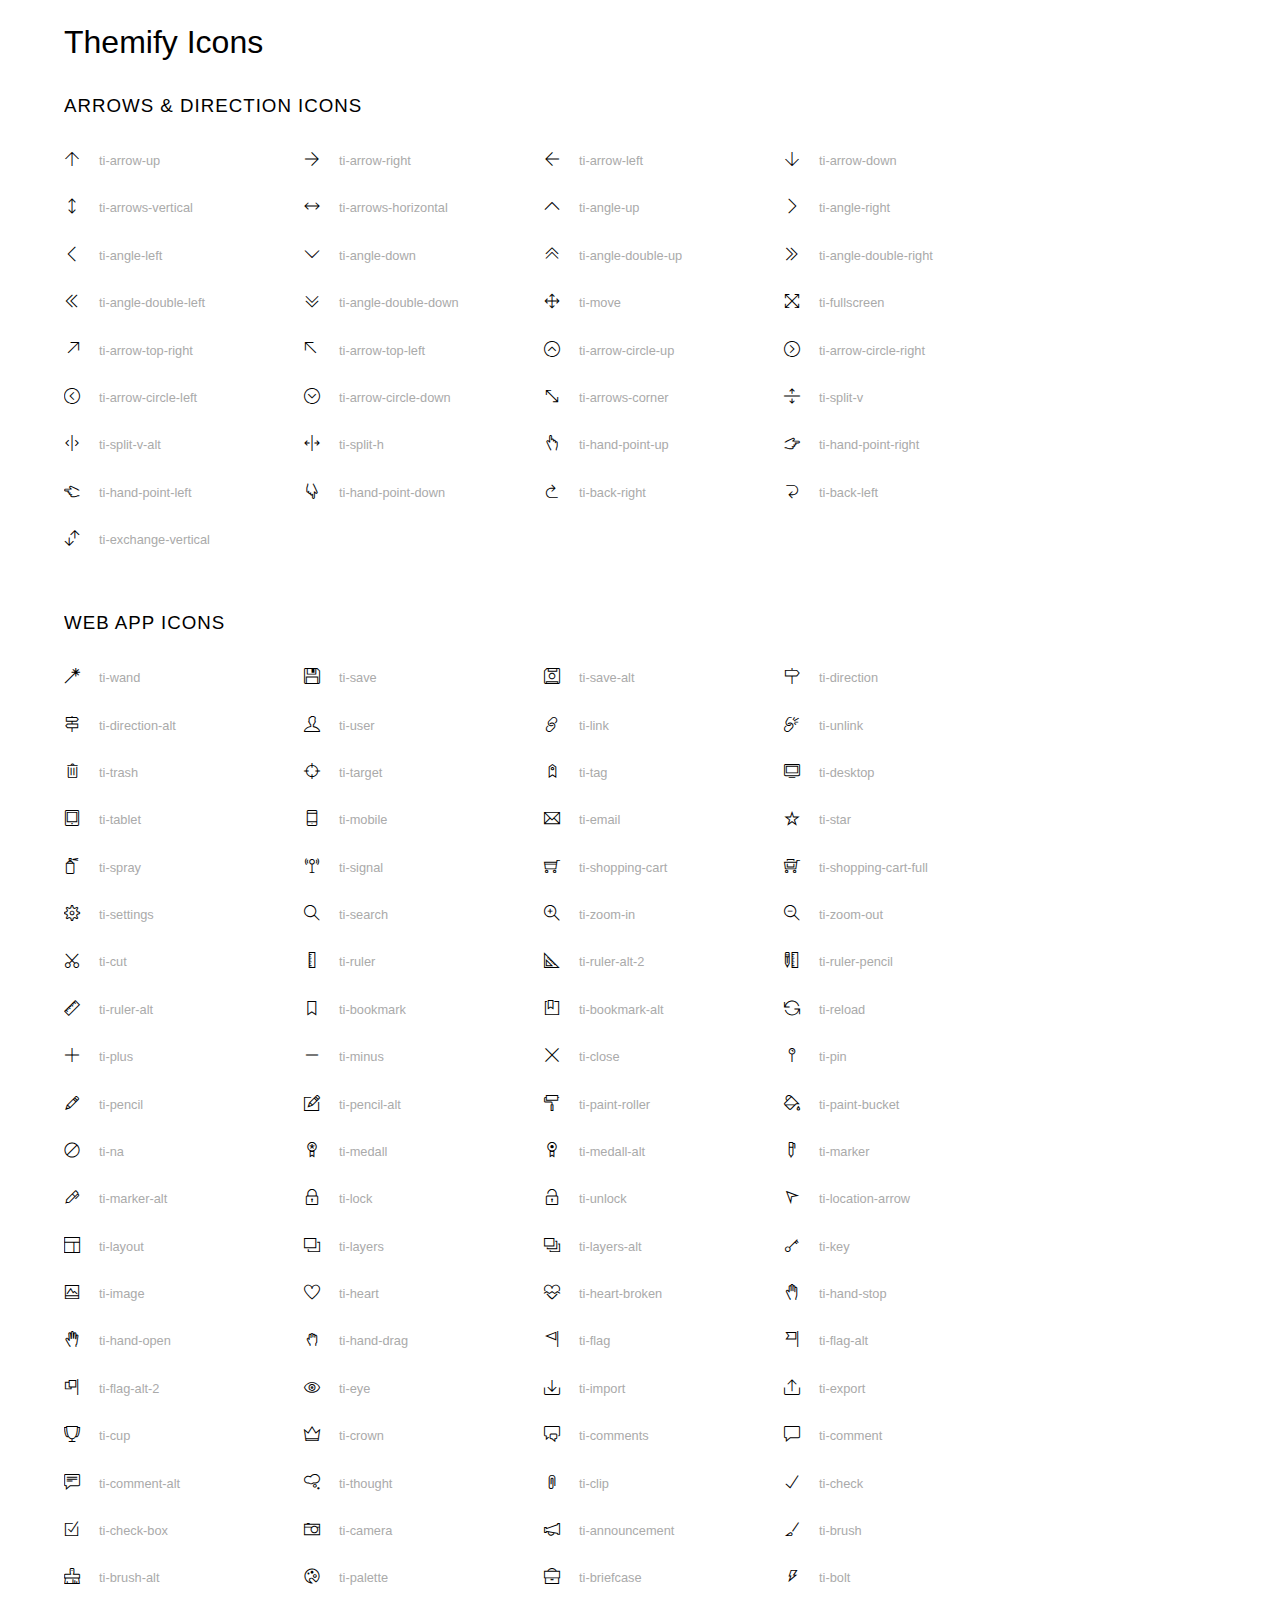
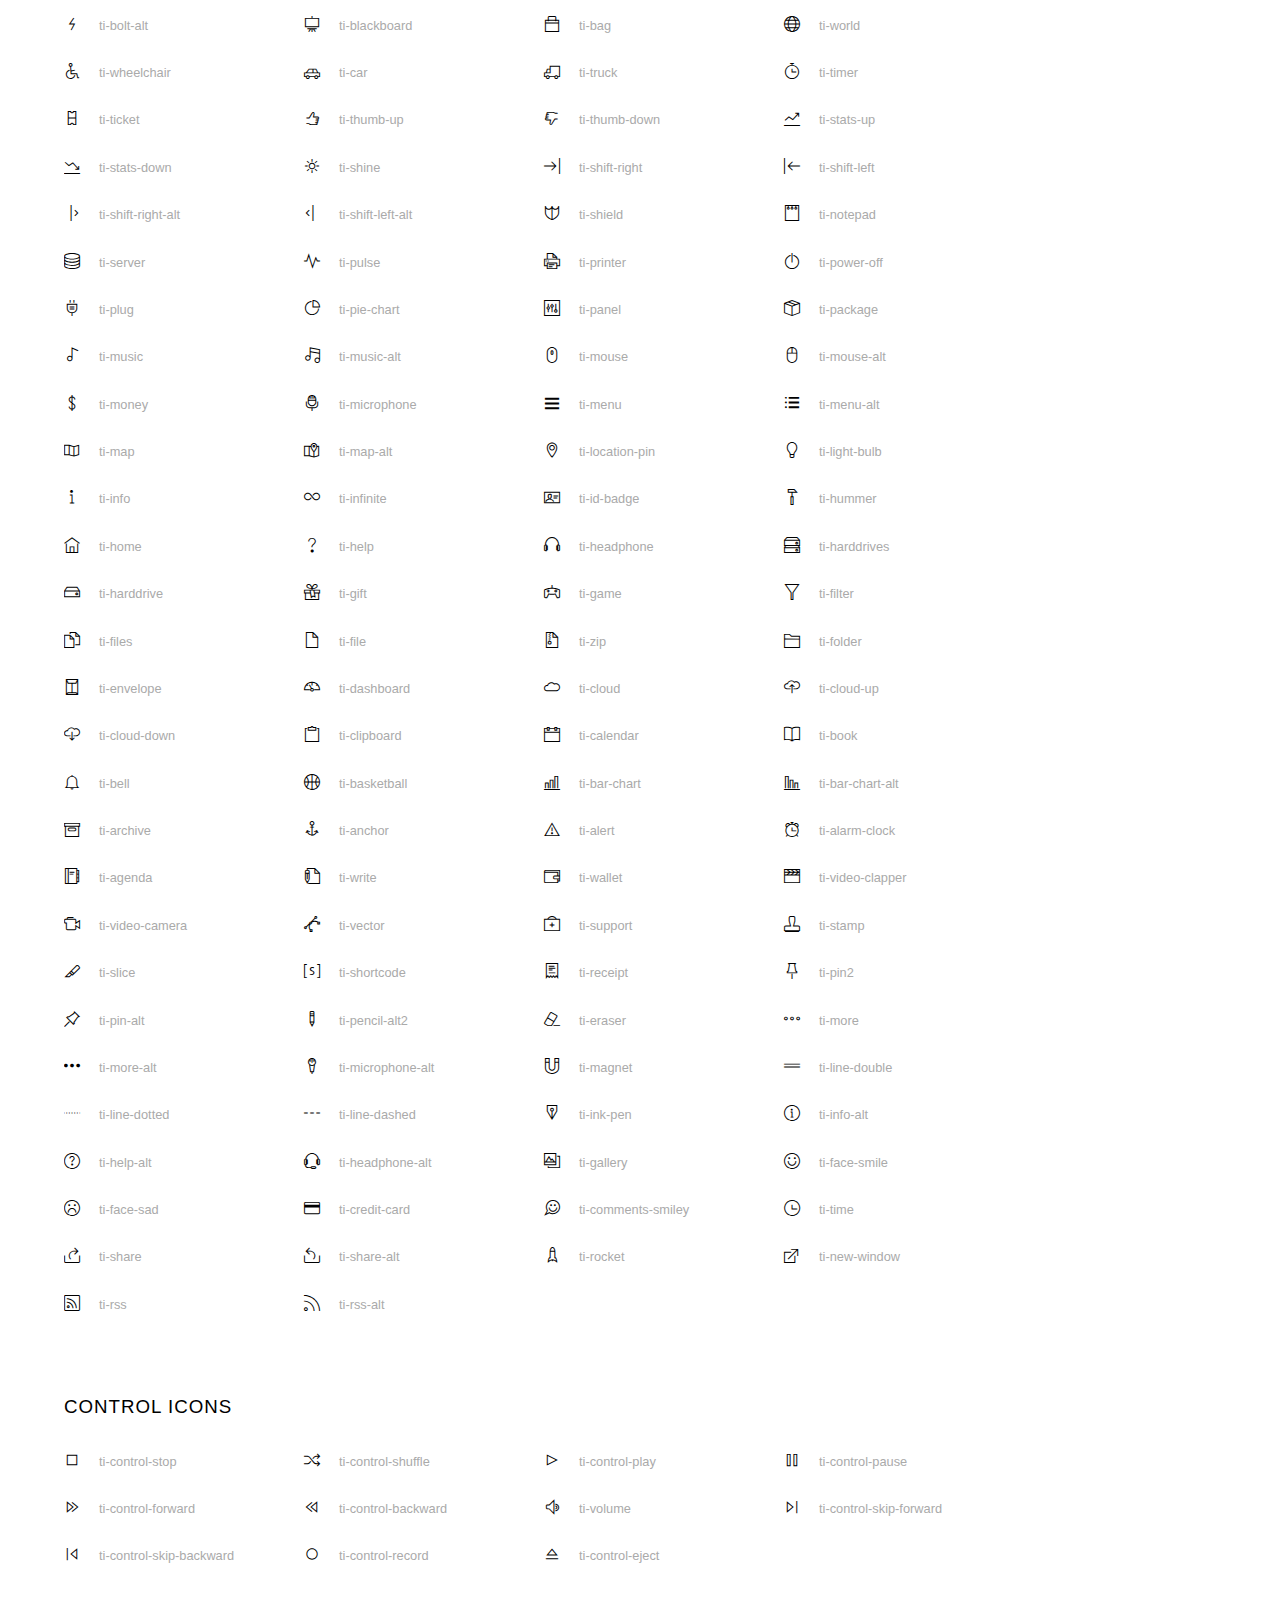
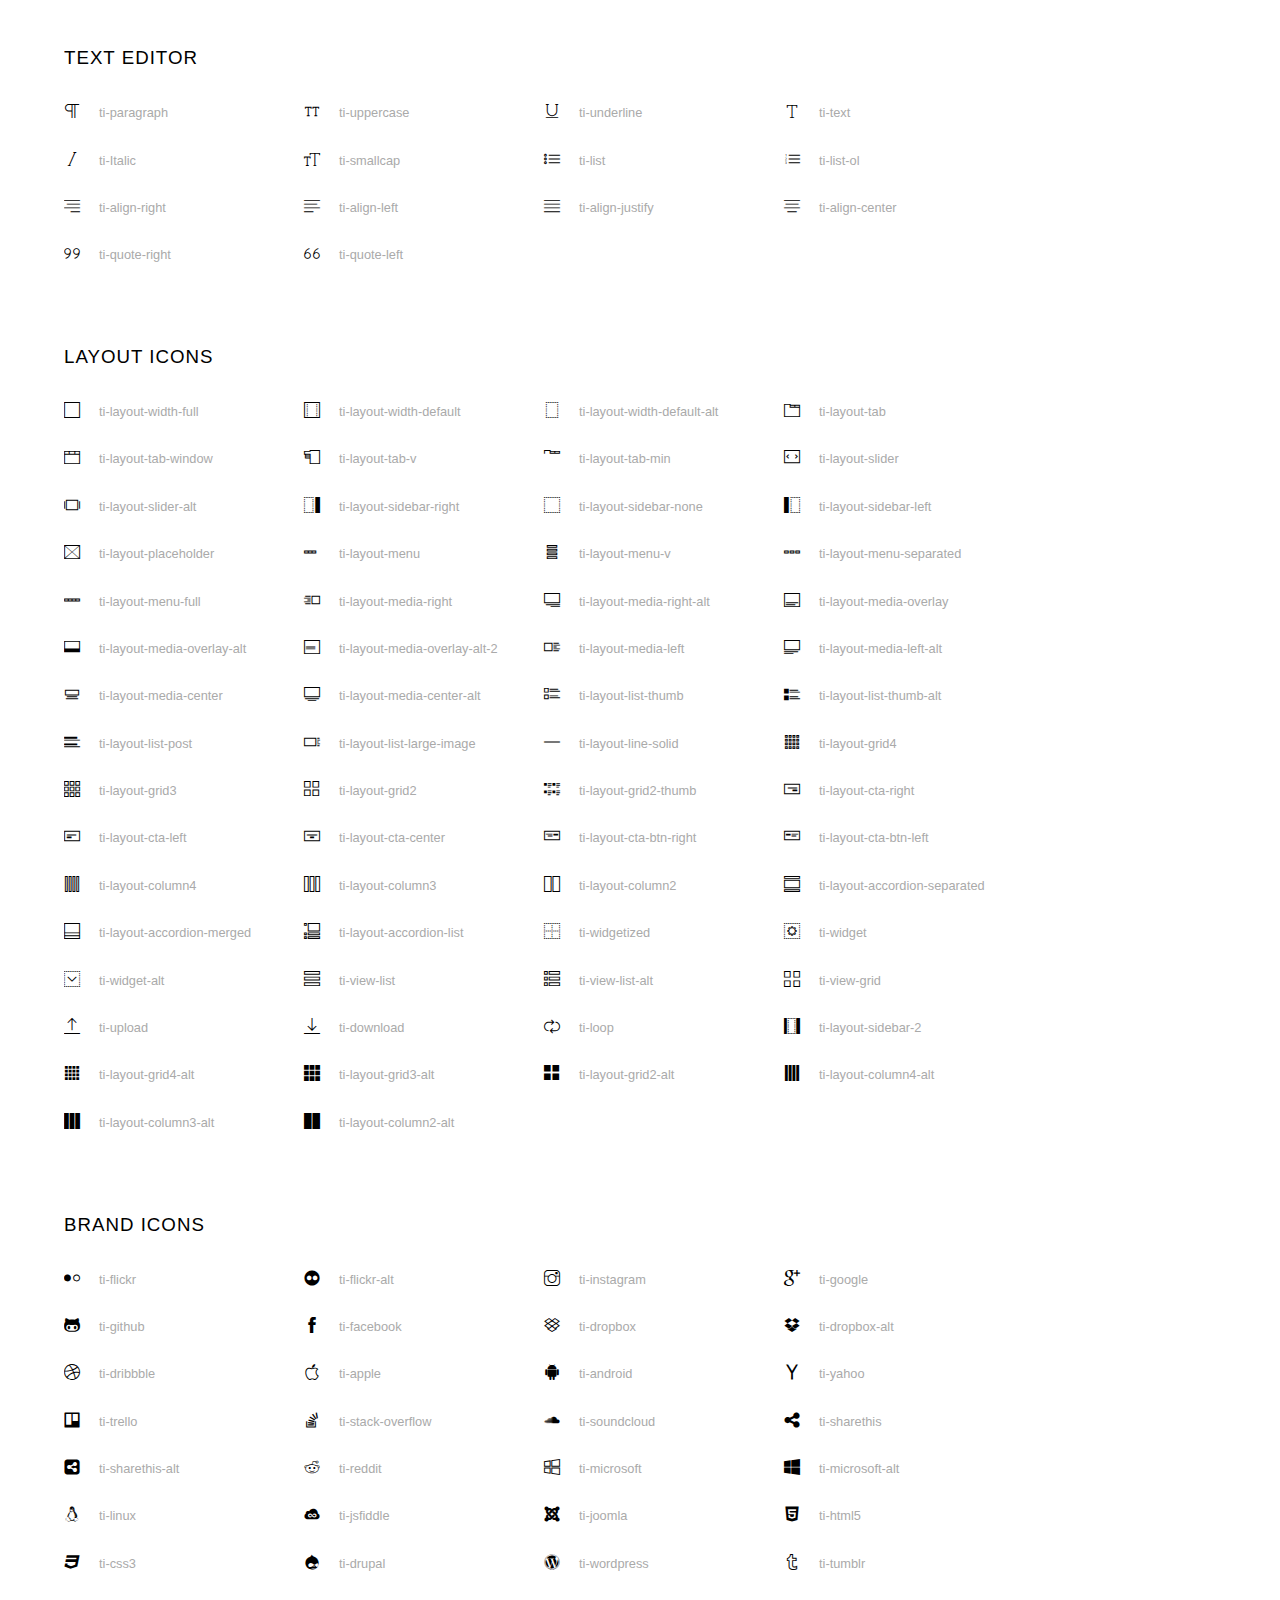
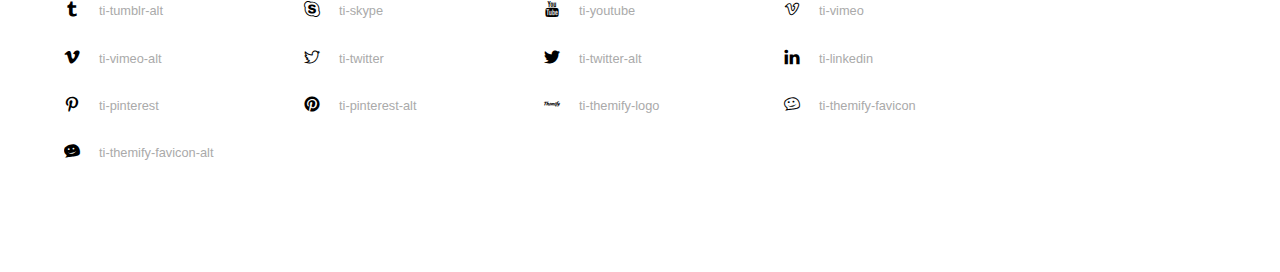
<file: icon/themify-icons/index.html>
<!doctype html>
<html>
<head>
	<meta charset="utf-8">
	<title>Themify Icon Font</title>
	<meta name="viewport" content="width=device-width">
	<link rel="stylesheet" href="demo-files/demo.css">
	<link rel="stylesheet" href="themify-icons.css">
	<!--[if lt IE 8]><!-->
	<link rel="stylesheet" href="ie7/ie7.css">
	<!--<![endif]-->
</head>
<body>
	<h1>Themify Icons</h1>

	<div class="icon-section">

		<div class="icon-section">
			<h3>Arrows &amp; Direction Icons </h3>

			<div class="icon-container">
				<span class="ti-arrow-up"></span><span class="icon-name"> ti-arrow-up</span>
			</div>
			<div class="icon-container">
				<span class="ti-arrow-right"></span><span class="icon-name"> ti-arrow-right</span>
			</div>
			<div class="icon-container">
				<span class="ti-arrow-left"></span><span class="icon-name"> ti-arrow-left</span>
			</div>
			<div class="icon-container">
				<span class="ti-arrow-down"></span><span class="icon-name"> ti-arrow-down</span>
			</div>
			<div class="icon-container">
				<span class="ti-arrows-vertical"></span><span class="icon-name"> ti-arrows-vertical</span>
			</div>
			<div class="icon-container">
				<span class="ti-arrows-horizontal"></span><span class="icon-name"> ti-arrows-horizontal</span>
			</div>
			<div class="icon-container">
				<span class="ti-angle-up"></span><span class="icon-name"> ti-angle-up</span>
			</div>
			<div class="icon-container">
				<span class="ti-angle-right"></span><span class="icon-name"> ti-angle-right</span>
			</div>
			<div class="icon-container">
				<span class="ti-angle-left"></span><span class="icon-name"> ti-angle-left</span>
			</div>
			<div class="icon-container">
				<span class="ti-angle-down"></span><span class="icon-name"> ti-angle-down</span>
			</div>	
			<div class="icon-container">
				<span class="ti-angle-double-up"></span><span class="icon-name"> ti-angle-double-up</span>
			</div>
			<div class="icon-container">
				<span class="ti-angle-double-right"></span><span class="icon-name"> ti-angle-double-right</span>
			</div>
			<div class="icon-container">
				<span class="ti-angle-double-left"></span><span class="icon-name"> ti-angle-double-left</span>
			</div>
			<div class="icon-container">
				<span class="ti-angle-double-down"></span><span class="icon-name"> ti-angle-double-down</span>
			</div>					
			<div class="icon-container">
				<span class="ti-move"></span><span class="icon-name"> ti-move</span>
			</div>
			<div class="icon-container">
				<span class="ti-fullscreen"></span><span class="icon-name"> ti-fullscreen</span>
			</div>
			<div class="icon-container">
				<span class="ti-arrow-top-right"></span><span class="icon-name"> ti-arrow-top-right</span>
			</div>
			<div class="icon-container">
				<span class="ti-arrow-top-left"></span><span class="icon-name"> ti-arrow-top-left</span>
			</div>
			<div class="icon-container">
				<span class="ti-arrow-circle-up"></span><span class="icon-name"> ti-arrow-circle-up</span>
			</div>
			<div class="icon-container">
				<span class="ti-arrow-circle-right"></span><span class="icon-name"> ti-arrow-circle-right</span>
			</div>
			<div class="icon-container">
				<span class="ti-arrow-circle-left"></span><span class="icon-name"> ti-arrow-circle-left</span>
			</div>
			<div class="icon-container">
				<span class="ti-arrow-circle-down"></span><span class="icon-name"> ti-arrow-circle-down</span>
			</div>
			<div class="icon-container">
				<span class="ti-arrows-corner"></span><span class="icon-name"> ti-arrows-corner</span>
			</div>
			<div class="icon-container">
				<span class="ti-split-v"></span><span class="icon-name"> ti-split-v</span>
			</div>

			<div class="icon-container">
				<span class="ti-split-v-alt"></span><span class="icon-name"> ti-split-v-alt</span>
			</div>
			<div class="icon-container">
				<span class="ti-split-h"></span><span class="icon-name"> ti-split-h</span>
			</div>
			<div class="icon-container">
				<span class="ti-hand-point-up"></span><span class="icon-name"> ti-hand-point-up</span>
			</div>
			<div class="icon-container">
				<span class="ti-hand-point-right"></span><span class="icon-name"> ti-hand-point-right</span>
			</div>
			<div class="icon-container">
				<span class="ti-hand-point-left"></span><span class="icon-name"> ti-hand-point-left</span>
			</div>
			<div class="icon-container">
				<span class="ti-hand-point-down"></span><span class="icon-name"> ti-hand-point-down</span>
			</div>
			<div class="icon-container">
				<span class="ti-back-right"></span><span class="icon-name"> ti-back-right</span>
			</div>
			<div class="icon-container">
				<span class="ti-back-left"></span><span class="icon-name"> ti-back-left</span>
			</div>
			<div class="icon-container">
				<span class="ti-exchange-vertical"></span><span class="icon-name"> ti-exchange-vertical</span>
			</div>

		</div> <!-- Arrows Icons -->



		<h3>Web App Icons</h3>
		
		<div class="icon-section">

			<div class="icon-container">
				<span class="ti-wand"></span><span class="icon-name"> ti-wand</span>
			</div>
			<div class="icon-container">
				<span class="ti-save"></span><span class="icon-name"> ti-save</span>
			</div>
			<div class="icon-container">
				<span class="ti-save-alt"></span><span class="icon-name"> ti-save-alt</span>
			</div>

			<div class="icon-container">
				<span class="ti-direction"></span><span class="icon-name"> ti-direction</span>
			</div>
			<div class="icon-container">
				<span class="ti-direction-alt"></span><span class="icon-name"> ti-direction-alt</span>
			</div>
			<div class="icon-container">
				<span class="ti-user"></span><span class="icon-name"> ti-user</span>
			</div>
			<div class="icon-container">
				<span class="ti-link"></span><span class="icon-name"> ti-link</span>
			</div>
			<div class="icon-container">
				<span class="ti-unlink"></span><span class="icon-name"> ti-unlink</span>
			</div>
			<div class="icon-container">
				<span class="ti-trash"></span><span class="icon-name"> ti-trash</span>
			</div>
			<div class="icon-container">
				<span class="ti-target"></span><span class="icon-name"> ti-target</span>
			</div>
			<div class="icon-container">
				<span class="ti-tag"></span><span class="icon-name"> ti-tag</span>
			</div>
			<div class="icon-container">
				<span class="ti-desktop"></span><span class="icon-name"> ti-desktop</span>
			</div>
			<div class="icon-container">
				<span class="ti-tablet"></span><span class="icon-name"> ti-tablet</span>
			</div>
			<div class="icon-container">
				<span class="ti-mobile"></span><span class="icon-name"> ti-mobile</span>
			</div>
			<div class="icon-container">
				<span class="ti-email"></span><span class="icon-name"> ti-email</span>
			</div>	
			<div class="icon-container">
				<span class="ti-star"></span><span class="icon-name"> ti-star</span>
			</div>
			<div class="icon-container">
				<span class="ti-spray"></span><span class="icon-name"> ti-spray</span>
			</div>
			<div class="icon-container">
				<span class="ti-signal"></span><span class="icon-name"> ti-signal</span>
			</div>
			<div class="icon-container">
				<span class="ti-shopping-cart"></span><span class="icon-name"> ti-shopping-cart</span>
			</div>
			<div class="icon-container">
				<span class="ti-shopping-cart-full"></span><span class="icon-name"> ti-shopping-cart-full</span>
			</div>
			<div class="icon-container">
				<span class="ti-settings"></span><span class="icon-name"> ti-settings</span>
			</div>
			<div class="icon-container">
				<span class="ti-search"></span><span class="icon-name"> ti-search</span>
			</div>
			<div class="icon-container">
				<span class="ti-zoom-in"></span><span class="icon-name"> ti-zoom-in</span>
			</div>
			<div class="icon-container">
				<span class="ti-zoom-out"></span><span class="icon-name"> ti-zoom-out</span>
			</div>
			<div class="icon-container">
				<span class="ti-cut"></span><span class="icon-name"> ti-cut</span>
			</div>
			<div class="icon-container">
				<span class="ti-ruler"></span><span class="icon-name"> ti-ruler</span>
			</div>
			<div class="icon-container">
				<span class="ti-ruler-alt-2"></span><span class="icon-name"> ti-ruler-alt-2</span>
			</div>			
			<div class="icon-container">
				<span class="ti-ruler-pencil"></span><span class="icon-name"> ti-ruler-pencil</span>
			</div>
			<div class="icon-container">
				<span class="ti-ruler-alt"></span><span class="icon-name"> ti-ruler-alt</span>
			</div>
			<div class="icon-container">
				<span class="ti-bookmark"></span><span class="icon-name"> ti-bookmark</span>
			</div>
			<div class="icon-container">
				<span class="ti-bookmark-alt"></span><span class="icon-name"> ti-bookmark-alt</span>
			</div>
			<div class="icon-container">
				<span class="ti-reload"></span><span class="icon-name"> ti-reload</span>
			</div>
			<div class="icon-container">
				<span class="ti-plus"></span><span class="icon-name"> ti-plus</span>
			</div>
			<div class="icon-container">
				<span class="ti-minus"></span><span class="icon-name"> ti-minus</span>
			</div>
			<div class="icon-container">
				<span class="ti-close"></span><span class="icon-name"> ti-close</span>
			</div>			
			<div class="icon-container">
				<span class="ti-pin"></span><span class="icon-name"> ti-pin</span>
			</div>
			<div class="icon-container">
				<span class="ti-pencil"></span><span class="icon-name"> ti-pencil</span>
			</div>
					
		  	<div class="icon-container">
				<span class="ti-pencil-alt"></span><span class="icon-name"> ti-pencil-alt</span>
			</div>
			<div class="icon-container">
				<span class="ti-paint-roller"></span><span class="icon-name"> ti-paint-roller</span>
			</div>
			<div class="icon-container">
				<span class="ti-paint-bucket"></span><span class="icon-name"> ti-paint-bucket</span>
			</div>
			<div class="icon-container">
				<span class="ti-na"></span><span class="icon-name"> ti-na</span>
			</div>
			<div class="icon-container">
				<span class="ti-medall"></span><span class="icon-name"> ti-medall</span>
			</div>
			<div class="icon-container">
				<span class="ti-medall-alt"></span><span class="icon-name"> ti-medall-alt</span>
			</div>
			<div class="icon-container">
				<span class="ti-marker"></span><span class="icon-name"> ti-marker</span>
			</div>
			<div class="icon-container">
				<span class="ti-marker-alt"></span><span class="icon-name"> ti-marker-alt</span>
			</div>

			<div class="icon-container">
				<span class="ti-lock"></span><span class="icon-name"> ti-lock</span>
			</div>
			<div class="icon-container">
				<span class="ti-unlock"></span><span class="icon-name"> ti-unlock</span>
			</div>
			<div class="icon-container">
				<span class="ti-location-arrow"></span><span class="icon-name"> ti-location-arrow</span>
			</div>
			<div class="icon-container">
				<span class="ti-layout"></span><span class="icon-name"> ti-layout</span>
			</div>
			<div class="icon-container">
				<span class="ti-layers"></span><span class="icon-name"> ti-layers</span>
			</div>
			<div class="icon-container">
				<span class="ti-layers-alt"></span><span class="icon-name"> ti-layers-alt</span>
			</div>
			<div class="icon-container">
				<span class="ti-key"></span><span class="icon-name"> ti-key</span>
			</div>
			<div class="icon-container">
				<span class="ti-image"></span><span class="icon-name"> ti-image</span>
			</div>
			<div class="icon-container">
				<span class="ti-heart"></span><span class="icon-name"> ti-heart</span>
			</div>
			<div class="icon-container">
				<span class="ti-heart-broken"></span><span class="icon-name"> ti-heart-broken</span>
			</div>
			<div class="icon-container">
				<span class="ti-hand-stop"></span><span class="icon-name"> ti-hand-stop</span>
			</div>
			<div class="icon-container">
				<span class="ti-hand-open"></span><span class="icon-name"> ti-hand-open</span>
			</div>
			<div class="icon-container">
				<span class="ti-hand-drag"></span><span class="icon-name"> ti-hand-drag</span>
			</div>
			<div class="icon-container">
				<span class="ti-flag"></span><span class="icon-name"> ti-flag</span>
			</div>
			<div class="icon-container">
				<span class="ti-flag-alt"></span><span class="icon-name"> ti-flag-alt</span>
			</div>
			<div class="icon-container">
				<span class="ti-flag-alt-2"></span><span class="icon-name"> ti-flag-alt-2</span>
			</div>
			<div class="icon-container">
				<span class="ti-eye"></span><span class="icon-name"> ti-eye</span>
			</div>
			<div class="icon-container">
				<span class="ti-import"></span><span class="icon-name"> ti-import</span>
			</div>			
			<div class="icon-container">
				<span class="ti-export"></span><span class="icon-name"> ti-export</span>
			</div>
			<div class="icon-container">
				<span class="ti-cup"></span><span class="icon-name"> ti-cup</span>
			</div>
			<div class="icon-container">
				<span class="ti-crown"></span><span class="icon-name"> ti-crown</span>
			</div>
			<div class="icon-container">
				<span class="ti-comments"></span><span class="icon-name"> ti-comments</span>
			</div>
			<div class="icon-container">
				<span class="ti-comment"></span><span class="icon-name"> ti-comment</span>
			</div>
			<div class="icon-container">
				<span class="ti-comment-alt"></span><span class="icon-name"> ti-comment-alt</span>
			</div>
			<div class="icon-container">
				<span class="ti-thought"></span><span class="icon-name"> ti-thought</span>
			</div>			
			<div class="icon-container">
				<span class="ti-clip"></span><span class="icon-name"> ti-clip</span>
			</div>

			<div class="icon-container">
				<span class="ti-check"></span><span class="icon-name"> ti-check</span>
			</div>
			<div class="icon-container">
				<span class="ti-check-box"></span><span class="icon-name"> ti-check-box</span>
			</div>
			<div class="icon-container">
				<span class="ti-camera"></span><span class="icon-name"> ti-camera</span>
			</div>
			<div class="icon-container">
				<span class="ti-announcement"></span><span class="icon-name"> ti-announcement</span>
			</div>
			<div class="icon-container">
				<span class="ti-brush"></span><span class="icon-name"> ti-brush</span>
			</div>
			<div class="icon-container">
				<span class="ti-brush-alt"></span><span class="icon-name"> ti-brush-alt</span>
			</div>
			<div class="icon-container">
				<span class="ti-palette"></span><span class="icon-name"> ti-palette</span>
			</div>			
			<div class="icon-container">
				<span class="ti-briefcase"></span><span class="icon-name"> ti-briefcase</span>
			</div>
			<div class="icon-container">
				<span class="ti-bolt"></span><span class="icon-name"> ti-bolt</span>
			</div>
			<div class="icon-container">
				<span class="ti-bolt-alt"></span><span class="icon-name"> ti-bolt-alt</span>
			</div>
			<div class="icon-container">
				<span class="ti-blackboard"></span><span class="icon-name"> ti-blackboard</span>
			</div>
			<div class="icon-container">
				<span class="ti-bag"></span><span class="icon-name"> ti-bag</span>
			</div>
			<div class="icon-container">
				<span class="ti-world"></span><span class="icon-name"> ti-world</span>
			</div>
			<div class="icon-container">
				<span class="ti-wheelchair"></span><span class="icon-name"> ti-wheelchair</span>
			</div>
			<div class="icon-container">
				<span class="ti-car"></span><span class="icon-name"> ti-car</span>
			</div>
			<div class="icon-container">
				<span class="ti-truck"></span><span class="icon-name"> ti-truck</span>
			</div>
			<div class="icon-container">
				<span class="ti-timer"></span><span class="icon-name"> ti-timer</span>
			</div>
			<div class="icon-container">
				<span class="ti-ticket"></span><span class="icon-name"> ti-ticket</span>
			</div>
			<div class="icon-container">
				<span class="ti-thumb-up"></span><span class="icon-name"> ti-thumb-up</span>
			</div>
			<div class="icon-container">
				<span class="ti-thumb-down"></span><span class="icon-name"> ti-thumb-down</span>
			</div>

			<div class="icon-container">
				<span class="ti-stats-up"></span><span class="icon-name"> ti-stats-up</span>
			</div>
			<div class="icon-container">
				<span class="ti-stats-down"></span><span class="icon-name"> ti-stats-down</span>
			</div>
			<div class="icon-container">
				<span class="ti-shine"></span><span class="icon-name"> ti-shine</span>
			</div>
			<div class="icon-container">
				<span class="ti-shift-right"></span><span class="icon-name"> ti-shift-right</span>
			</div>
			<div class="icon-container">
				<span class="ti-shift-left"></span><span class="icon-name"> ti-shift-left</span>
			</div>

			<div class="icon-container">
				<span class="ti-shift-right-alt"></span><span class="icon-name"> ti-shift-right-alt</span>
			</div>
			<div class="icon-container">
				<span class="ti-shift-left-alt"></span><span class="icon-name"> ti-shift-left-alt</span>
			</div>
			<div class="icon-container">
				<span class="ti-shield"></span><span class="icon-name"> ti-shield</span>
			</div>
			<div class="icon-container">
				<span class="ti-notepad"></span><span class="icon-name"> ti-notepad</span>
			</div>
			<div class="icon-container">
				<span class="ti-server"></span><span class="icon-name"> ti-server</span>
			</div>

			<div class="icon-container">
				<span class="ti-pulse"></span><span class="icon-name"> ti-pulse</span>
			</div>
			<div class="icon-container">
				<span class="ti-printer"></span><span class="icon-name"> ti-printer</span>
			</div>
			<div class="icon-container">
				<span class="ti-power-off"></span><span class="icon-name"> ti-power-off</span>
			</div>
			<div class="icon-container">
				<span class="ti-plug"></span><span class="icon-name"> ti-plug</span>
			</div>
			<div class="icon-container">
				<span class="ti-pie-chart"></span><span class="icon-name"> ti-pie-chart</span>
			</div>

			<div class="icon-container">
				<span class="ti-panel"></span><span class="icon-name"> ti-panel</span>
			</div>
			<div class="icon-container">
				<span class="ti-package"></span><span class="icon-name"> ti-package</span>
			</div>
			<div class="icon-container">
				<span class="ti-music"></span><span class="icon-name"> ti-music</span>
			</div>
			<div class="icon-container">
				<span class="ti-music-alt"></span><span class="icon-name"> ti-music-alt</span>
			</div>
			<div class="icon-container">
				<span class="ti-mouse"></span><span class="icon-name"> ti-mouse</span>
			</div>
			<div class="icon-container">
				<span class="ti-mouse-alt"></span><span class="icon-name"> ti-mouse-alt</span>
			</div>
			<div class="icon-container">
				<span class="ti-money"></span><span class="icon-name"> ti-money</span>
			</div>
			<div class="icon-container">
				<span class="ti-microphone"></span><span class="icon-name"> ti-microphone</span>
			</div>
			<div class="icon-container">
				<span class="ti-menu"></span><span class="icon-name"> ti-menu</span>
			</div>
			<div class="icon-container">
				<span class="ti-menu-alt"></span><span class="icon-name"> ti-menu-alt</span>
			</div>
			<div class="icon-container">
				<span class="ti-map"></span><span class="icon-name"> ti-map</span>
			</div>
			<div class="icon-container">
				<span class="ti-map-alt"></span><span class="icon-name"> ti-map-alt</span>
			</div>

			<div class="icon-container">
				<span class="ti-location-pin"></span><span class="icon-name"> ti-location-pin</span>
			</div>

			<div class="icon-container">
				<span class="ti-light-bulb"></span><span class="icon-name"> ti-light-bulb</span>
			</div>
			<div class="icon-container">
				<span class="ti-info"></span><span class="icon-name"> ti-info</span>
			</div>
			<div class="icon-container">
				<span class="ti-infinite"></span><span class="icon-name"> ti-infinite</span>
			</div>
			<div class="icon-container">
				<span class="ti-id-badge"></span><span class="icon-name"> ti-id-badge</span>
			</div>
			<div class="icon-container">
				<span class="ti-hummer"></span><span class="icon-name"> ti-hummer</span>
			</div>
			<div class="icon-container">
				<span class="ti-home"></span><span class="icon-name"> ti-home</span>
			</div>
			<div class="icon-container">
				<span class="ti-help"></span><span class="icon-name"> ti-help</span>
			</div>
			<div class="icon-container">
				<span class="ti-headphone"></span><span class="icon-name"> ti-headphone</span>
			</div>
			<div class="icon-container">
				<span class="ti-harddrives"></span><span class="icon-name"> ti-harddrives</span>
			</div>
			<div class="icon-container">
				<span class="ti-harddrive"></span><span class="icon-name"> ti-harddrive</span>
			</div>
			<div class="icon-container">
				<span class="ti-gift"></span><span class="icon-name"> ti-gift</span>
			</div>
			<div class="icon-container">
				<span class="ti-game"></span><span class="icon-name"> ti-game</span>
			</div>
			<div class="icon-container">
				<span class="ti-filter"></span><span class="icon-name"> ti-filter</span>
			</div>
			<div class="icon-container">
				<span class="ti-files"></span><span class="icon-name"> ti-files</span>
			</div>
			<div class="icon-container">
				<span class="ti-file"></span><span class="icon-name"> ti-file</span>
			</div>
			<div class="icon-container">
				<span class="ti-zip"></span><span class="icon-name"> ti-zip</span>
			</div>
			<div class="icon-container">
				<span class="ti-folder"></span><span class="icon-name"> ti-folder</span>
			</div>			
			<div class="icon-container">
				<span class="ti-envelope"></span><span class="icon-name"> ti-envelope</span>
			</div>


			<div class="icon-container">
				<span class="ti-dashboard"></span><span class="icon-name"> ti-dashboard</span>
			</div>
			<div class="icon-container">
				<span class="ti-cloud"></span><span class="icon-name"> ti-cloud</span>
			</div>
			<div class="icon-container">
				<span class="ti-cloud-up"></span><span class="icon-name"> ti-cloud-up</span>
			</div>
			<div class="icon-container">
				<span class="ti-cloud-down"></span><span class="icon-name"> ti-cloud-down</span>
			</div>
			<div class="icon-container">
				<span class="ti-clipboard"></span><span class="icon-name"> ti-clipboard</span>
			</div>
			<div class="icon-container">
				<span class="ti-calendar"></span><span class="icon-name"> ti-calendar</span>
			</div>
			<div class="icon-container">
				<span class="ti-book"></span><span class="icon-name"> ti-book</span>
			</div>
			<div class="icon-container">
				<span class="ti-bell"></span><span class="icon-name"> ti-bell</span>
			</div>
			<div class="icon-container">
				<span class="ti-basketball"></span><span class="icon-name"> ti-basketball</span>
			</div>
			<div class="icon-container">
				<span class="ti-bar-chart"></span><span class="icon-name"> ti-bar-chart</span>
			</div>
			<div class="icon-container">
				<span class="ti-bar-chart-alt"></span><span class="icon-name"> ti-bar-chart-alt</span>
			</div>


			<div class="icon-container">
				<span class="ti-archive"></span><span class="icon-name"> ti-archive</span>
			</div>
			<div class="icon-container">
				<span class="ti-anchor"></span><span class="icon-name"> ti-anchor</span>
			</div>

			<div class="icon-container">
				<span class="ti-alert"></span><span class="icon-name"> ti-alert</span>
			</div>
			<div class="icon-container">
				<span class="ti-alarm-clock"></span><span class="icon-name"> ti-alarm-clock</span>
			</div>
			<div class="icon-container">
				<span class="ti-agenda"></span><span class="icon-name"> ti-agenda</span>
			</div>
			<div class="icon-container">
				<span class="ti-write"></span><span class="icon-name"> ti-write</span>
			</div>

			<div class="icon-container">
				<span class="ti-wallet"></span><span class="icon-name"> ti-wallet</span>
			</div>
			<div class="icon-container">
				<span class="ti-video-clapper"></span><span class="icon-name"> ti-video-clapper</span>
			</div>
			<div class="icon-container">
				<span class="ti-video-camera"></span><span class="icon-name"> ti-video-camera</span>
			</div>
			<div class="icon-container">
				<span class="ti-vector"></span><span class="icon-name"> ti-vector</span>
			</div>

			<div class="icon-container">
				<span class="ti-support"></span><span class="icon-name"> ti-support</span>
			</div>
			<div class="icon-container">
				<span class="ti-stamp"></span><span class="icon-name"> ti-stamp</span>
			</div>
			<div class="icon-container">
				<span class="ti-slice"></span><span class="icon-name"> ti-slice</span>
			</div>
			<div class="icon-container">
				<span class="ti-shortcode"></span><span class="icon-name"> ti-shortcode</span>
			</div>
			<div class="icon-container">
				<span class="ti-receipt"></span><span class="icon-name"> ti-receipt</span>
			</div>
			<div class="icon-container">
				<span class="ti-pin2"></span><span class="icon-name"> ti-pin2</span>
			</div>
			<div class="icon-container">
				<span class="ti-pin-alt"></span><span class="icon-name"> ti-pin-alt</span>
			</div>
			<div class="icon-container">
				<span class="ti-pencil-alt2"></span><span class="icon-name"> ti-pencil-alt2</span>
			</div>
			<div class="icon-container">
				<span class="ti-eraser"></span><span class="icon-name"> ti-eraser</span>
			</div>			
			<div class="icon-container">
				<span class="ti-more"></span><span class="icon-name"> ti-more</span>
			</div>
			<div class="icon-container">
				<span class="ti-more-alt"></span><span class="icon-name"> ti-more-alt</span>
			</div>
			<div class="icon-container">
				<span class="ti-microphone-alt"></span><span class="icon-name"> ti-microphone-alt</span>
			</div>
			<div class="icon-container">
				<span class="ti-magnet"></span><span class="icon-name"> ti-magnet</span>
			</div>
			<div class="icon-container">
				<span class="ti-line-double"></span><span class="icon-name"> ti-line-double</span>
			</div>
			<div class="icon-container">
				<span class="ti-line-dotted"></span><span class="icon-name"> ti-line-dotted</span>
			</div>
			<div class="icon-container">
				<span class="ti-line-dashed"></span><span class="icon-name"> ti-line-dashed</span>
			</div>

			<div class="icon-container">
				<span class="ti-ink-pen"></span><span class="icon-name"> ti-ink-pen</span>
			</div>
			<div class="icon-container">
				<span class="ti-info-alt"></span><span class="icon-name"> ti-info-alt</span>
			</div>
			<div class="icon-container">
				<span class="ti-help-alt"></span><span class="icon-name"> ti-help-alt</span>
			</div>
			<div class="icon-container">
				<span class="ti-headphone-alt"></span><span class="icon-name"> ti-headphone-alt</span>
			</div>

			<div class="icon-container">
				<span class="ti-gallery"></span><span class="icon-name"> ti-gallery</span>
			</div>
			<div class="icon-container">
				<span class="ti-face-smile"></span><span class="icon-name"> ti-face-smile</span>
			</div>
			<div class="icon-container">
				<span class="ti-face-sad"></span><span class="icon-name"> ti-face-sad</span>
			</div>
			<div class="icon-container">
				<span class="ti-credit-card"></span><span class="icon-name"> ti-credit-card</span>
			</div>
			<div class="icon-container">
				<span class="ti-comments-smiley"></span><span class="icon-name"> ti-comments-smiley</span>
			</div>
			<div class="icon-container">
				<span class="ti-time"></span><span class="icon-name"> ti-time</span>
			</div>
			<div class="icon-container">
				<span class="ti-share"></span><span class="icon-name"> ti-share</span>
			</div>
			<div class="icon-container">
				<span class="ti-share-alt"></span><span class="icon-name"> ti-share-alt</span>
			</div>
			<div class="icon-container">
				<span class="ti-rocket"></span><span class="icon-name"> ti-rocket</span>
			</div>

			<div class="icon-container">
				<span class="ti-new-window"></span><span class="icon-name"> ti-new-window</span>
			</div>

			<div class="icon-container">
				<span class="ti-rss"></span><span class="icon-name"> ti-rss</span>
			</div>

			<div class="icon-container">
				<span class="ti-rss-alt"></span><span class="icon-name"> ti-rss-alt</span>
			</div>
			
		</div><!-- Web App Icons -->


		<div class="icon-section">
			<h3>Control Icons</h3>
			<div class="icon-container">
				<span class="ti-control-stop"></span><span class="icon-name"> ti-control-stop</span>
			</div>
			<div class="icon-container">
				<span class="ti-control-shuffle"></span><span class="icon-name"> ti-control-shuffle</span>
			</div>
			<div class="icon-container">
				<span class="ti-control-play"></span><span class="icon-name"> ti-control-play</span>
			</div>
			<div class="icon-container">
				<span class="ti-control-pause"></span><span class="icon-name"> ti-control-pause</span>
			</div>
			<div class="icon-container">
				<span class="ti-control-forward"></span><span class="icon-name"> ti-control-forward</span>
			</div>
			<div class="icon-container">
				<span class="ti-control-backward"></span><span class="icon-name"> ti-control-backward</span>
			</div>	
			<div class="icon-container">
				<span class="ti-volume"></span><span class="icon-name"> ti-volume</span>
			</div>
			<div class="icon-container">
				<span class="ti-control-skip-forward"></span><span class="icon-name"> ti-control-skip-forward</span>
			</div>
			<div class="icon-container">
				<span class="ti-control-skip-backward"></span><span class="icon-name"> ti-control-skip-backward</span>
			</div>
			<div class="icon-container">
				<span class="ti-control-record"></span><span class="icon-name"> ti-control-record</span>
			</div>
			<div class="icon-container">
				<span class="ti-control-eject"></span><span class="icon-name"> ti-control-eject</span>
			</div>			
		</div> <!-- Control Icons -->


		<div class="icon-section">
			<h3>Text Editor</h3>

			<div class="icon-container">
				<span class="ti-paragraph"></span><span class="icon-name"> ti-paragraph</span>
			</div>
			<div class="icon-container">
				<span class="ti-uppercase"></span><span class="icon-name"> ti-uppercase</span>
			</div>

			<div class="icon-container">
				<span class="ti-underline"></span><span class="icon-name"> ti-underline</span>
			</div>
			<div class="icon-container">
				<span class="ti-text"></span><span class="icon-name"> ti-text</span>
			</div>
			<div class="icon-container">
				<span class="ti-Italic"></span><span class="icon-name"> ti-Italic</span>
			</div>
			<div class="icon-container">
				<span class="ti-smallcap"></span><span class="icon-name"> ti-smallcap</span>
			</div>
			<div class="icon-container">
				<span class="ti-list"></span><span class="icon-name"> ti-list</span>
			</div>
			<div class="icon-container">
				<span class="ti-list-ol"></span><span class="icon-name"> ti-list-ol</span>
			</div>
			<div class="icon-container">
				<span class="ti-align-right"></span><span class="icon-name"> ti-align-right</span>
			</div>
			<div class="icon-container">
				<span class="ti-align-left"></span><span class="icon-name"> ti-align-left</span>
			</div>
			<div class="icon-container">
				<span class="ti-align-justify"></span><span class="icon-name"> ti-align-justify</span>
			</div>
			<div class="icon-container">
				<span class="ti-align-center"></span><span class="icon-name"> ti-align-center</span>
			</div>
			<div class="icon-container">
				<span class="ti-quote-right"></span><span class="icon-name"> ti-quote-right</span>
			</div>
			<div class="icon-container">
				<span class="ti-quote-left"></span><span class="icon-name"> ti-quote-left</span>
			</div>

		</div> <!-- Text Editor -->



		<div class="icon-section">
			<h3>Layout Icons</h3>
			<div class="icon-container">
				<span class="ti-layout-width-full"></span><span class="icon-name"> ti-layout-width-full</span>
			</div>
			<div class="icon-container">
				<span class="ti-layout-width-default"></span><span class="icon-name"> ti-layout-width-default</span>
			</div>
			<div class="icon-container">
				<span class="ti-layout-width-default-alt"></span><span class="icon-name"> ti-layout-width-default-alt</span>
			</div>
			<div class="icon-container">
				<span class="ti-layout-tab"></span><span class="icon-name"> ti-layout-tab</span>
			</div>
			<div class="icon-container">
				<span class="ti-layout-tab-window"></span><span class="icon-name"> ti-layout-tab-window</span>
			</div>
			<div class="icon-container">
				<span class="ti-layout-tab-v"></span><span class="icon-name"> ti-layout-tab-v</span>
			</div>
			<div class="icon-container">
				<span class="ti-layout-tab-min"></span><span class="icon-name"> ti-layout-tab-min</span>
			</div>
			<div class="icon-container">
				<span class="ti-layout-slider"></span><span class="icon-name"> ti-layout-slider</span>
			</div>
			<div class="icon-container">
				<span class="ti-layout-slider-alt"></span><span class="icon-name"> ti-layout-slider-alt</span>
			</div>
			<div class="icon-container">
				<span class="ti-layout-sidebar-right"></span><span class="icon-name"> ti-layout-sidebar-right</span>
			</div>
			<div class="icon-container">
				<span class="ti-layout-sidebar-none"></span><span class="icon-name"> ti-layout-sidebar-none</span>
			</div>
			<div class="icon-container">
				<span class="ti-layout-sidebar-left"></span><span class="icon-name"> ti-layout-sidebar-left</span>
			</div>
			<div class="icon-container">
				<span class="ti-layout-placeholder"></span><span class="icon-name"> ti-layout-placeholder</span>
			</div>
			<div class="icon-container">
				<span class="ti-layout-menu"></span><span class="icon-name"> ti-layout-menu</span>
			</div>
			<div class="icon-container">
				<span class="ti-layout-menu-v"></span><span class="icon-name"> ti-layout-menu-v</span>
			</div>
			<div class="icon-container">
				<span class="ti-layout-menu-separated"></span><span class="icon-name"> ti-layout-menu-separated</span>
			</div>
			<div class="icon-container">
				<span class="ti-layout-menu-full"></span><span class="icon-name"> ti-layout-menu-full</span>
			</div>
			<div class="icon-container">
				<span class="ti-layout-media-right"></span><span class="icon-name"> ti-layout-media-right</span>
			</div>
			<div class="icon-container">
				<span class="ti-layout-media-right-alt"></span><span class="icon-name"> ti-layout-media-right-alt</span>
			</div>
			<div class="icon-container">
				<span class="ti-layout-media-overlay"></span><span class="icon-name"> ti-layout-media-overlay</span>
			</div>
			<div class="icon-container">
				<span class="ti-layout-media-overlay-alt"></span><span class="icon-name"> ti-layout-media-overlay-alt</span>
			</div>
			<div class="icon-container">
				<span class="ti-layout-media-overlay-alt-2"></span><span class="icon-name"> ti-layout-media-overlay-alt-2</span>
			</div>
			<div class="icon-container">
				<span class="ti-layout-media-left"></span><span class="icon-name"> ti-layout-media-left</span>
			</div>
			<div class="icon-container">
				<span class="ti-layout-media-left-alt"></span><span class="icon-name"> ti-layout-media-left-alt</span>
			</div>
			<div class="icon-container">
				<span class="ti-layout-media-center"></span><span class="icon-name"> ti-layout-media-center</span>
			</div>
			<div class="icon-container">
				<span class="ti-layout-media-center-alt"></span><span class="icon-name"> ti-layout-media-center-alt</span>
			</div>
			<div class="icon-container">
				<span class="ti-layout-list-thumb"></span><span class="icon-name"> ti-layout-list-thumb</span>
			</div>
			<div class="icon-container">
				<span class="ti-layout-list-thumb-alt"></span><span class="icon-name"> ti-layout-list-thumb-alt</span>
			</div>
			<div class="icon-container">
				<span class="ti-layout-list-post"></span><span class="icon-name"> ti-layout-list-post</span>
			</div>
			<div class="icon-container">
				<span class="ti-layout-list-large-image"></span><span class="icon-name"> ti-layout-list-large-image</span>
			</div>
			<div class="icon-container">
				<span class="ti-layout-line-solid"></span><span class="icon-name"> ti-layout-line-solid</span>
			</div>
			<div class="icon-container">
				<span class="ti-layout-grid4"></span><span class="icon-name"> ti-layout-grid4</span>
			</div>
			<div class="icon-container">
				<span class="ti-layout-grid3"></span><span class="icon-name"> ti-layout-grid3</span>
			</div>
			<div class="icon-container">
				<span class="ti-layout-grid2"></span><span class="icon-name"> ti-layout-grid2</span>
			</div>
			<div class="icon-container">
				<span class="ti-layout-grid2-thumb"></span><span class="icon-name"> ti-layout-grid2-thumb</span>
			</div>
			<div class="icon-container">
				<span class="ti-layout-cta-right"></span><span class="icon-name"> ti-layout-cta-right</span>
			</div>
			<div class="icon-container">
				<span class="ti-layout-cta-left"></span><span class="icon-name"> ti-layout-cta-left</span>
			</div>
			<div class="icon-container">
				<span class="ti-layout-cta-center"></span><span class="icon-name"> ti-layout-cta-center</span>
			</div>
			<div class="icon-container">
				<span class="ti-layout-cta-btn-right"></span><span class="icon-name"> ti-layout-cta-btn-right</span>
			</div>
			<div class="icon-container">
				<span class="ti-layout-cta-btn-left"></span><span class="icon-name"> ti-layout-cta-btn-left</span>
			</div>
			<div class="icon-container">
				<span class="ti-layout-column4"></span><span class="icon-name"> ti-layout-column4</span>
			</div>
			<div class="icon-container">
				<span class="ti-layout-column3"></span><span class="icon-name"> ti-layout-column3</span>
			</div>
			<div class="icon-container">
				<span class="ti-layout-column2"></span><span class="icon-name"> ti-layout-column2</span>
			</div>
			<div class="icon-container">
				<span class="ti-layout-accordion-separated"></span><span class="icon-name"> ti-layout-accordion-separated</span>
			</div>
			<div class="icon-container">
				<span class="ti-layout-accordion-merged"></span><span class="icon-name"> ti-layout-accordion-merged</span>
			</div>
			<div class="icon-container">
				<span class="ti-layout-accordion-list"></span><span class="icon-name"> ti-layout-accordion-list</span>
			</div>
			<div class="icon-container">
				<span class="ti-widgetized"></span><span class="icon-name"> ti-widgetized</span>
			</div>
			<div class="icon-container">
				<span class="ti-widget"></span><span class="icon-name"> ti-widget</span>
			</div>
			<div class="icon-container">
				<span class="ti-widget-alt"></span><span class="icon-name"> ti-widget-alt</span>
			</div>
			<div class="icon-container">
				<span class="ti-view-list"></span><span class="icon-name"> ti-view-list</span>
			</div>
			<div class="icon-container">
				<span class="ti-view-list-alt"></span><span class="icon-name"> ti-view-list-alt</span>
			</div>
			<div class="icon-container">
				<span class="ti-view-grid"></span><span class="icon-name"> ti-view-grid</span>
			</div>
			<div class="icon-container">
				<span class="ti-upload"></span><span class="icon-name"> ti-upload</span>
			</div>
			<div class="icon-container">
				<span class="ti-download"></span><span class="icon-name"> ti-download</span>
			</div>	
			<div class="icon-container">
				<span class="ti-loop"></span><span class="icon-name"> ti-loop</span>
			</div>
			<div class="icon-container">
				<span class="ti-layout-sidebar-2"></span><span class="icon-name"> ti-layout-sidebar-2</span>
			</div>
			<div class="icon-container">
				<span class="ti-layout-grid4-alt"></span><span class="icon-name"> ti-layout-grid4-alt</span>
			</div>
			<div class="icon-container">
				<span class="ti-layout-grid3-alt"></span><span class="icon-name"> ti-layout-grid3-alt</span>
			</div>
			<div class="icon-container">
				<span class="ti-layout-grid2-alt"></span><span class="icon-name"> ti-layout-grid2-alt</span>
			</div>
			<div class="icon-container">
				<span class="ti-layout-column4-alt"></span><span class="icon-name"> ti-layout-column4-alt</span>
			</div>
			<div class="icon-container">
				<span class="ti-layout-column3-alt"></span><span class="icon-name"> ti-layout-column3-alt</span>
			</div>
			<div class="icon-container">
				<span class="ti-layout-column2-alt"></span><span class="icon-name"> ti-layout-column2-alt</span>
			</div>		


		</div> <!-- Layout Icons -->


		<div class="icon-section">
			<h3>Brand Icons</h3>

			<div class="icon-container">
				<span class="ti-flickr"></span><span class="icon-name"> ti-flickr</span>
			</div>
			<div class="icon-container">
				<span class="ti-flickr-alt"></span><span class="icon-name"> ti-flickr-alt</span>
			</div>			
			<div class="icon-container">
				<span class="ti-instagram"></span><span class="icon-name"> ti-instagram</span>
			</div>
			<div class="icon-container">
				<span class="ti-google"></span><span class="icon-name"> ti-google</span>
			</div>
			<div class="icon-container">
				<span class="ti-github"></span><span class="icon-name"> ti-github</span>
			</div>

			<div class="icon-container">
				<span class="ti-facebook"></span><span class="icon-name"> ti-facebook</span>
			</div>
			<div class="icon-container">
				<span class="ti-dropbox"></span><span class="icon-name"> ti-dropbox</span>
			</div>
			<div class="icon-container">
				<span class="ti-dropbox-alt"></span><span class="icon-name"> ti-dropbox-alt</span>
			</div>
			<div class="icon-container">
				<span class="ti-dribbble"></span><span class="icon-name"> ti-dribbble</span>
			</div>
			<div class="icon-container">
				<span class="ti-apple"></span><span class="icon-name"> ti-apple</span>
			</div>
			<div class="icon-container">
				<span class="ti-android"></span><span class="icon-name"> ti-android</span>
			</div>
			<div class="icon-container">
				<span class="ti-yahoo"></span><span class="icon-name"> ti-yahoo</span>
			</div>
			<div class="icon-container">
				<span class="ti-trello"></span><span class="icon-name"> ti-trello</span>
			</div>
			<div class="icon-container">
				<span class="ti-stack-overflow"></span><span class="icon-name"> ti-stack-overflow</span>
			</div>
			<div class="icon-container">
				<span class="ti-soundcloud"></span><span class="icon-name"> ti-soundcloud</span>
			</div>
			<div class="icon-container">
				<span class="ti-sharethis"></span><span class="icon-name"> ti-sharethis</span>
			</div>
			<div class="icon-container">
				<span class="ti-sharethis-alt"></span><span class="icon-name"> ti-sharethis-alt</span>
			</div>
			<div class="icon-container">
				<span class="ti-reddit"></span><span class="icon-name"> ti-reddit</span>
			</div>

			<div class="icon-container">
				<span class="ti-microsoft"></span><span class="icon-name"> ti-microsoft</span>
			</div>
			<div class="icon-container">
				<span class="ti-microsoft-alt"></span><span class="icon-name"> ti-microsoft-alt</span>
			</div>
			<div class="icon-container">
				<span class="ti-linux"></span><span class="icon-name"> ti-linux</span>
			</div>
			<div class="icon-container">
				<span class="ti-jsfiddle"></span><span class="icon-name"> ti-jsfiddle</span>
			</div>
			<div class="icon-container">
				<span class="ti-joomla"></span><span class="icon-name"> ti-joomla</span>
			</div>
			<div class="icon-container">
				<span class="ti-html5"></span><span class="icon-name"> ti-html5</span>
			</div>
			<div class="icon-container">
				<span class="ti-css3"></span><span class="icon-name"> ti-css3</span>
			</div>	
			<div class="icon-container">
				<span class="ti-drupal"></span><span class="icon-name"> ti-drupal</span>
			</div>
			<div class="icon-container">
				<span class="ti-wordpress"></span><span class="icon-name"> ti-wordpress</span>
			</div>		
			<div class="icon-container">
				<span class="ti-tumblr"></span><span class="icon-name"> ti-tumblr</span>
			</div>
			<div class="icon-container">
				<span class="ti-tumblr-alt"></span><span class="icon-name"> ti-tumblr-alt</span>
			</div>
			<div class="icon-container">
				<span class="ti-skype"></span><span class="icon-name"> ti-skype</span>
			</div>
			<div class="icon-container">
				<span class="ti-youtube"></span><span class="icon-name"> ti-youtube</span>
			</div>
			<div class="icon-container">
				<span class="ti-vimeo"></span><span class="icon-name"> ti-vimeo</span>
			</div>
			<div class="icon-container">
				<span class="ti-vimeo-alt"></span><span class="icon-name"> ti-vimeo-alt</span>
			</div>			
			<div class="icon-container">
				<span class="ti-twitter"></span><span class="icon-name"> ti-twitter</span>
			</div>
			<div class="icon-container">
				<span class="ti-twitter-alt"></span><span class="icon-name"> ti-twitter-alt</span>
			</div>
			<div class="icon-container">
				<span class="ti-linkedin"></span><span class="icon-name"> ti-linkedin</span>
			</div>
			<div class="icon-container">
				<span class="ti-pinterest"></span><span class="icon-name"> ti-pinterest</span>
			</div>

			<div class="icon-container">
				<span class="ti-pinterest-alt"></span><span class="icon-name"> ti-pinterest-alt</span>
			</div>
			<div class="icon-container">
				<span class="ti-themify-logo"></span><span class="icon-name"> ti-themify-logo</span>
			</div>
			<div class="icon-container">
				<span class="ti-themify-favicon"></span><span class="icon-name"> ti-themify-favicon</span>
			</div>
			<div class="icon-container">
				<span class="ti-themify-favicon-alt"></span><span class="icon-name"> ti-themify-favicon-alt</span>
			</div>

		</div> <!-- brand Icons -->

	</div>

</body>
</html>
</file>
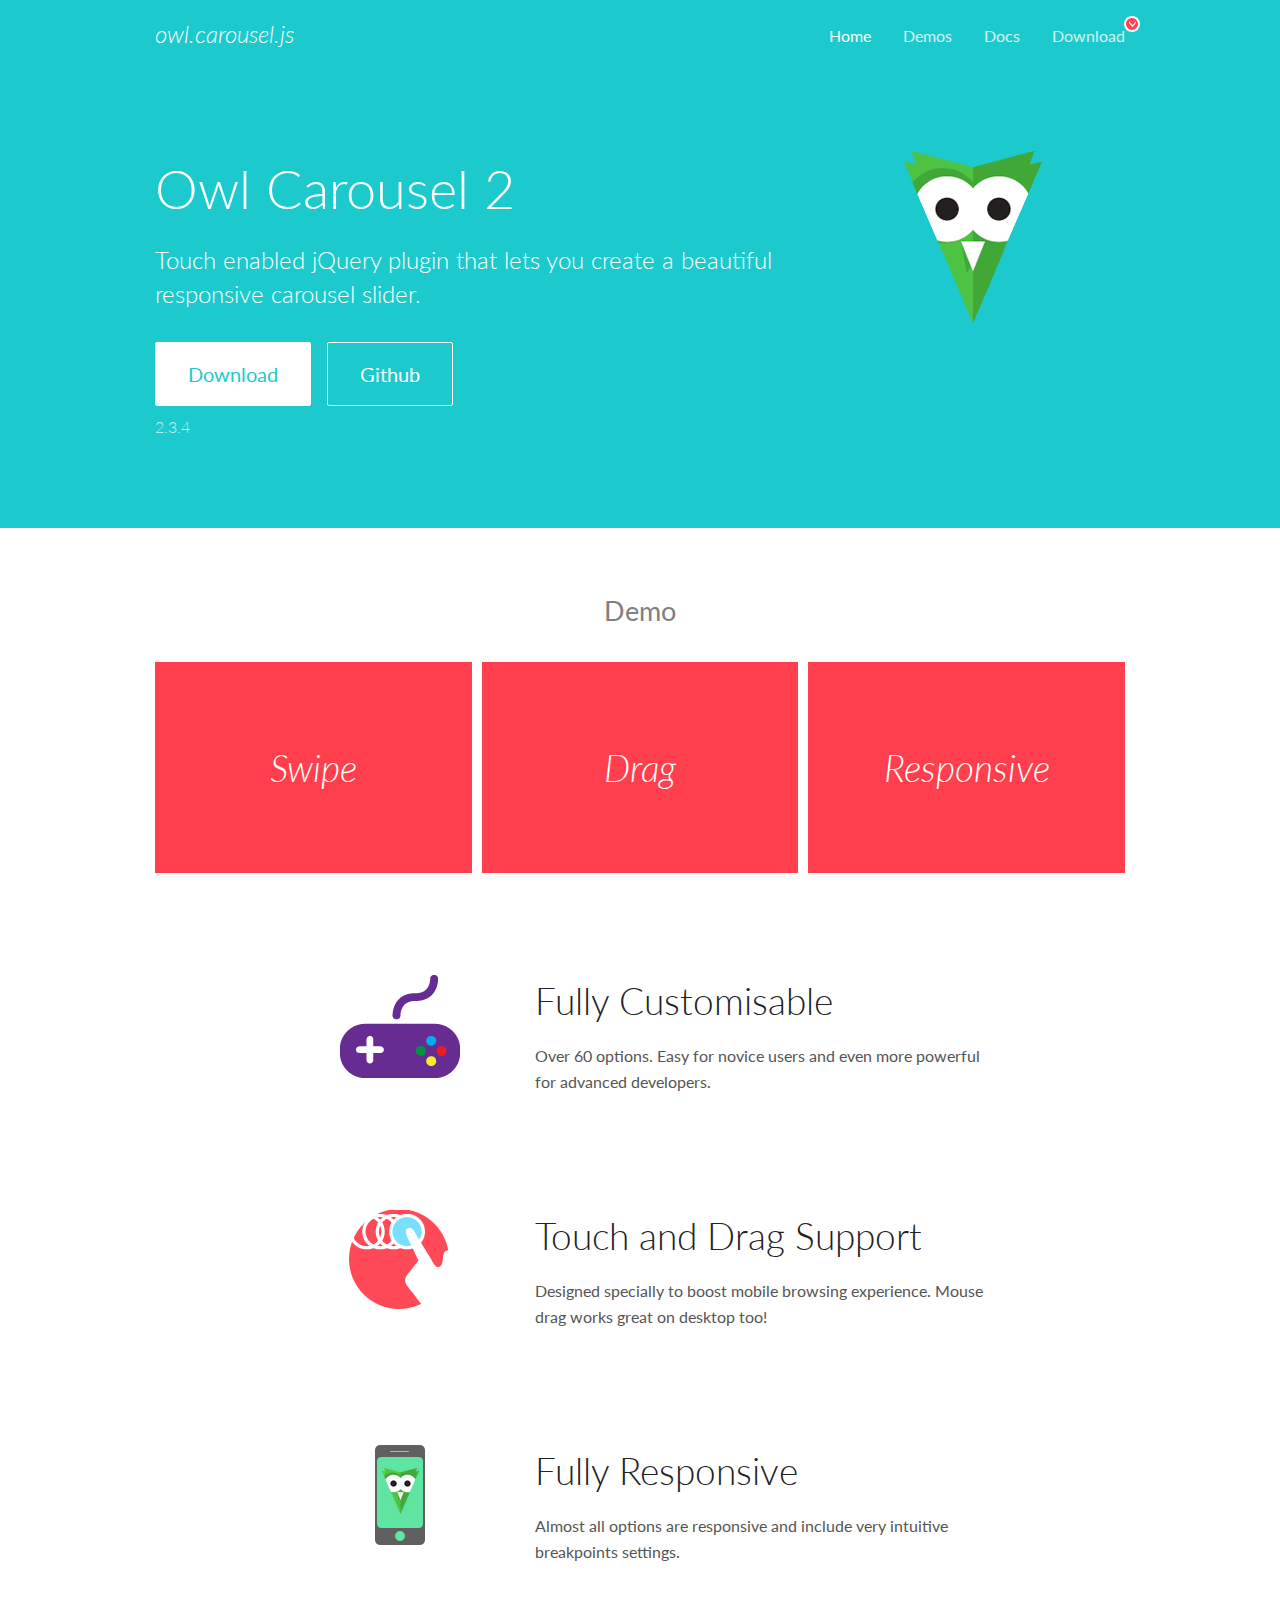
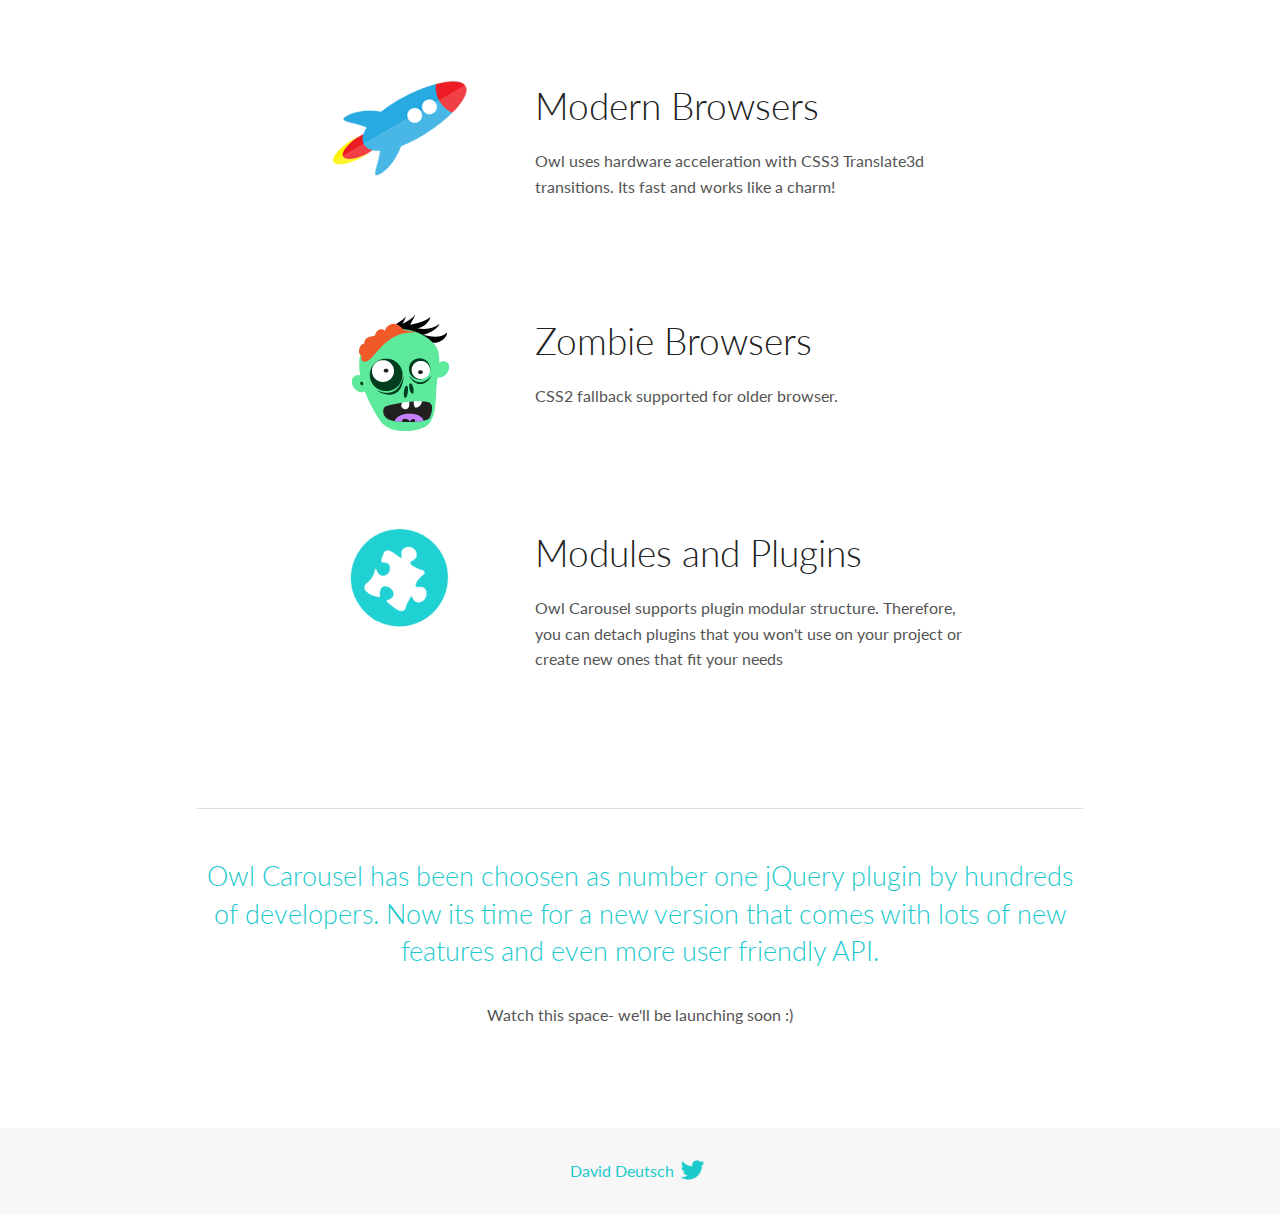
<file: OwlCarousel2-2.3.4/docs/index.html>
<!DOCTYPE html>
<html lang="en">
  <head>

    <!-- head -->
    <meta charset="utf-8">
    <meta name="msapplication-tap-highlight" content="no" />
    <meta name="viewport" content="width=device-width, initial-scale=1.0" />
    <meta name="description" content="Touch enabled jQuery plugin that lets you create beautiful responsive carousel slider.">
    <meta name="author" content="David Deutsch">
    <title>
      Home | Owl Carousel | 2.3.4
    </title>

    <!-- Stylesheets -->
    <link href='https://fonts.googleapis.com/css?family=Lato:300,400,700,400italic,300italic' rel='stylesheet' type='text/css'>
    <link rel="stylesheet" href="assets/css/docs.theme.min.css">

    <!-- Owl Stylesheets -->
    <link rel="stylesheet" href="assets/owlcarousel/assets/owl.carousel.min.css">
    <link rel="stylesheet" href="assets/owlcarousel/assets/owl.theme.default.min.css">

    <!-- HTML5 shim and Respond.js IE8 support of HTML5 elements and media queries -->

    <!--[if lt IE 9]>
      <script src="https://oss.maxcdn.com/libs/html5shiv/3.7.0/html5shiv.js"></script>
      <script src="https://oss.maxcdn.com/libs/respond.js/1.3.0/respond.min.js"></script>
    <![endif]-->

    <!-- Favicons -->
    <link rel="apple-touch-icon-precomposed" sizes="144x144" href="assets/ico/apple-touch-icon-144-precomposed.png">
    <link rel="shortcut icon" href="assets/ico/favicon.png">
    <link rel="shortcut icon" href="favicon.ico">

    <!-- Yeah i know js should not be in header. Its required for demos.-->

    <!-- javascript -->
    <script src="assets/vendors/jquery.min.js"></script>
    <script src="assets/owlcarousel/owl.carousel.js"></script>
  </head>
  <body>

    <!-- header -->
    <header class="header">
      <div class="row">
        <div class="large-12 columns">
          <div class="brand left">
            <h3>
              <a href="/OwlCarousel2/">owl.carousel.js</a> 
            </h3>
          </div>
          <a id="toggle-nav" class="right">
            <span></span> <span></span> <span></span> 
          </a> 
          <div class="nav-bar">
            <ul class="clearfix">
              <li class="active">
                <a href="/OwlCarousel2/index.html">Home</a> 
              </li>
              <li> <a href="/OwlCarousel2/demos/demos.html">Demos</a>  </li>
              <li> <a href="/OwlCarousel2/docs/started-welcome.html">Docs</a>  </li>
              <li>
                <a href="https://github.com/OwlCarousel2/OwlCarousel2/archive/2.3.4.zip">Download</a> 
                <span class="download"></span> 
              </li>
            </ul>
          </div>
        </div>
      </div>
    </header>

    <!-- home panel -->
    <section id="hero">
      <div class="row">
        <div class="large-8 medium-8 columns">
          <h1>Owl Carousel 2</h1>
          <h4>Touch enabled jQuery plugin that lets you create a beautiful responsive carousel slider.</h4>
          <a href="https://github.com/OwlCarousel2/OwlCarousel2/archive/2.3.4.zip" class="hero-button">Download</a> 
          <a href="https://github.com/OwlCarousel2/OwlCarousel2" class="hero-button outline">Github</a> 
          <p>2.3.4</p>
        </div>
        <div class="large-4 medium-4 columns">
          <img class="owl-logo" src="assets/img/owl-logo.png" alt="mr. Owl">
        </div>
      </div>
    </section>

    <!-- body -->
    <div class="home-demo">
      <div class="row">
        <div class="large-12 columns">
          <h3>Demo</h3>
          <div class="owl-carousel">
            <div class="item">
              <h2>Swipe</h2>
            </div>
            <div class="item">
              <h2>Drag</h2>
            </div>
            <div class="item">
              <h2>Responsive</h2>
            </div>
            <div class="item">
              <h2>CSS3</h2>
            </div>
            <div class="item">
              <h2>Fast</h2>
            </div>
            <div class="item">
              <h2>Easy</h2>
            </div>
            <div class="item">
              <h2>Free</h2>
            </div>
            <div class="item">
              <h2>Upgradable</h2>
            </div>
            <div class="item">
              <h2>Tons of options</h2>
            </div>
            <div class="item">
              <h2>Infinity</h2>
            </div>
            <div class="item">
              <h2>Auto Width</h2>
            </div>
          </div>
        </div>
      </div>
    </div>
    <script>
      var owl = $('.owl-carousel');
      owl.owlCarousel({
        margin: 10,
        loop: true,
        responsive: {
          0: {
            items: 1
          },
          600: {
            items: 2
          },
          1000: {
            items: 3
          }
        }
      })
    </script>

    <!-- features -->
    <div id="features">
      <div class="row">
        <div class="small-12 medium-9 small-centered columns">
          <section class="row feature">
            <div class="medium-4 small-12 columns">
              <img src="assets/img/feature-options.png" alt="">
            </div>
            <div class="medium-8 small-12 columns">
              <h2>Fully Customisable</h2>
              <p>Over 60 options. Easy for novice users and even more powerful for advanced developers.</p>
            </div>
          </section>
          <section class="row feature">
            <div class="medium-4 small-12 columns">
              <img src="assets/img/feature-drag.png" alt="">
            </div>
            <div class="medium-8 small-12 columns">
              <h2>Touch and Drag Support</h2>
              <p>Designed specially to boost mobile browsing experience. Mouse drag works great on desktop too!</p>
            </div>
          </section>
          <section class="row feature">
            <div class="medium-4 small-12 columns">
              <img src="assets/img/feature-responsive.png" alt="">
            </div>
            <div class="medium-8 small-12 columns">
              <h2>Fully Responsive</h2>
              <p>Almost all options are responsive and include very intuitive breakpoints settings.</p>
            </div>
          </section>
          <section class="row feature">
            <div class="medium-4 small-12 columns">
              <img src="assets/img/feature-modern.png" alt="">
            </div>
            <div class="medium-8 small-12 columns">
              <h2>Modern Browsers</h2>
              <p>Owl uses hardware acceleration with CSS3 Translate3d transitions. Its fast and works like a charm! </p>
            </div>
          </section>
          <section class="row feature">
            <div class="medium-4 small-12 columns">
              <img src="assets/img/feature-zombie.png" alt="">
            </div>
            <div class="medium-8 small-12 columns">
              <h2>Zombie Browsers</h2>
              <p>CSS2 fallback supported for older browser.</p>
            </div>
          </section>
          <section class="row feature">
            <div class="medium-4 small-12 columns">
              <img src="assets/img/feature-module.png" alt="">
            </div>
            <div class="medium-8 small-12 columns">
              <h2>Modules and Plugins</h2>
              <p>Owl Carousel supports plugin modular structure. Therefore, you can detach plugins that you won&#x27;t use on your project or create new ones that fit your needs</p>
            </div>
          </section>
        </div>
      </div>
    </div>

    <!-- footer -->
    <section id="teaser-text">
      <div class="row">
        <div class="small-12 medium-11 small-centered columns">
          <hr>
          <h3 id="owl-carousel-has-been-choosen-as-number-one-jquery-plugin-by-hundreds-of-developers-now-its-time-for-a-new-version-that-comes-with-lots-of-new-features-and-even-more-user-friendly-api-">Owl Carousel has been choosen as number one jQuery plugin by hundreds of developers. Now its time for a new version that comes with lots of new features and even more user friendly API.</h3>
          <p>Watch this space- we&#39;ll be launching soon :)</p>
        </div>
      </div>
    </section>

    <!-- footer -->
    <footer class="footer">
      <div class="row">
        <div class="large-12 columns">
          <h5>
            <a href="/OwlCarousel2/docs/support-contact.html">David Deutsch</a> 
            <a id="custom-tweet-button" href="https://twitter.com/share?url=https://github.com/OwlCarousel2/OwlCarousel2&text=Owl Carousel - This is so awesome! " target="_blank"></a> 
          </h5>
        </div>
      </div>
    </footer>

    <!-- vendors -->
    <script src="assets/vendors/highlight.js"></script>
    <script src="assets/js/app.js"></script>
  </body>
</html>
</file>
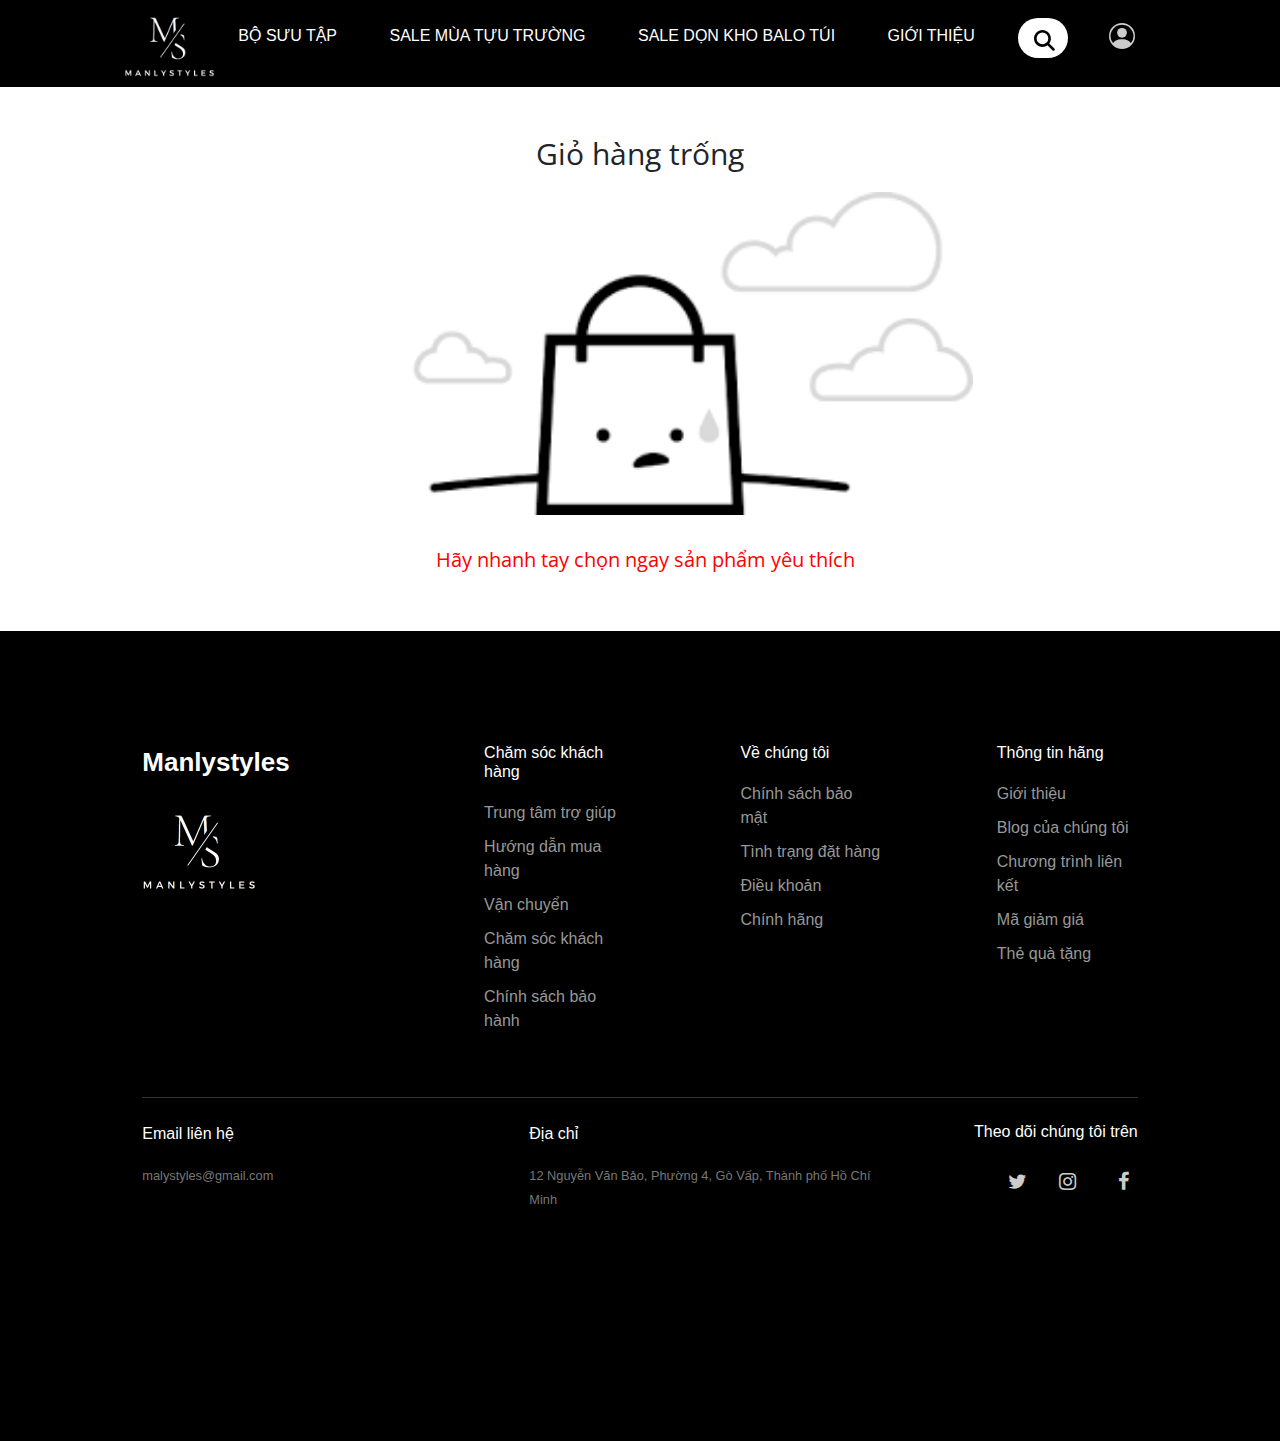
<file: HTML/cart.html>
<!DOCTYPE html>
<html lang="vi">

<head>
    <meta charset="UTF-8" />
    <title>Giỏ hàng</title>
    <link rel="stylesheet" href="https://cdn.jsdelivr.net/npm/bootstrap@5.1.3/dist/css/bootstrap.min.css"
        integrity="sha384-1BmE4kWBq78iYhFldvKuhfTAU6auU8tT94WrHftjDbrCEXSU1oBoqyl2QvZ6jIW3" crossorigin="anonymous" />
    <link rel="stylesheet" href="../icon/themify-icons/Themify IconFonts 5-23-2014.json" />

    <link rel="stylesheet" href="../icon/themify-icons/themify-icons.css" />
    <link rel="stylesheet" href="../CSS/header.css" />
    <link rel="stylesheet" href="../CSS/footer.css" />
    <link href="https://cdn.jsdelivr.net/npm/bootstrap@5.0.2/dist/css/bootstrap.min.css" rel="stylesheet"
        integrity="sha384-EVSTQN3/azprG1Anm3QDgpJLIm9Nao0Yz1ztcQTwFspd3yD65VohhpuuCOmLASjC" crossorigin="anonymous" />
    <!-- <script src="https://cdn.jsdelivr.net/npm/bootstrap@5.0.2/dist/js/bootstrap.bundle.min.js"
        integrity="sha384-MrcW6ZMFYlzcLA8Nl+NtUVF0sA7MsXsP1UyJoMp4YLEuNSfAP+JcXn/tWtIaxVXM"
        crossorigin="anonymous"></script> -->

    <link rel="stylesheet" href="https://cdnjs.cloudflare.com/ajax/libs/font-awesome/6.4.2/css/all.min.css"
        integrity="sha512-z3gLpd7yknf1YoNbCzqRKc4qyor8gaKU1qmn+CShxbuBusANI9QpRohGBreCFkKxLhei6S9CQXFEbbKuqLg0DA=="
        crossorigin="anonymous" referrerpolicy="no-referrer" />
    <link rel="stylesheet" href="../CSS/cart.css" />
    <link rel="stylesheet" href="../CSS/alert.css">
    <link rel="stylesheet" href="../fonts/icomoon/style.css">

    <!-- Bootstrap CSS -->
    <link rel="stylesheet" href="../CSS/bootstrap.min.css">

    <style>
        td {
            vertical-align: middle;
        }

        /*-------------*/
        .container {
            position: relative;
            box-sizing: border-box;
            width: fit-content;
        }

        .mainbox {
            box-sizing: border-box;
            position: relative;
            width: 230px;
            height: 40px;
            display: flex;
            flex-direction: row-reverse;
            align-items: center;
            justify-content: center;
            border-radius: 160px;
            background-color: rgb(255, 255, 255);
            transition: all 0.3s ease;
        }

        .checkbox:focus {
            border: none;
            outline: none;
        }

        .checkbox:checked {
            right: 10px;
        }

        .checkbox:checked~.mainbox {
            width: 50px;
        }

        .checkbox:checked~.mainbox .search_input {
            width: 0;
            height: 0px;
        }

        .checkbox:checked~.mainbox .iconContainer {
            padding-right: 8px;
        }

        .checkbox {
            box-sizing: border-box;
            width: 30px;
            height: 30px;
            position: absolute;
            right: 17px;
            top: 10px;
            z-index: 9;
            cursor: pointer;
            appearance: none;
        }

        /* Custom alert style */
        
    </style>
</head>

<body>
    <div id="header" class="class2k3">
        <div id="logo">
            <a href="../HTML/index.html">
                <img src="../IMGAGE/logo1.png" alt="" width="90px">
            </a>
        </div>
        <nav style="display: flex; justify-content: center; align-items: center;">
            <ul id="nav">
                <li>
                    <a class="distance" href="">BỘ SƯU TẬP</a>
                    <ul class="subnav1">
                        <li><a class="distance" href="#b1">BEST T-SHIRT</a></li>
                        <li><a class="distance" href="#b2">BEST SHIRT</a></li>
                        <li><a class="distance" class="distance" href="#b3">BEST JACKET</a></li>
                        <li><a class="distance" href="#b4">BEST PANTS-JEANS</a></li>
                        <li><a class="distance" href="#b5">BEST SHORT</a></li>
                    </ul>
                </li>
                <li><a class="distance" href="">SALE MÙA TỰU TRƯỜNG</a></li>
                <li><a class="distance" href="">SALE DỌN KHO BALO TÚI</a></li>
                <li><a class="distance" href="../HTML/introducing-members.html">Giới thiệu</a></li>
                <li>
                    <div class="container">
                        <input checked="" class="checkbox" type="checkbox">
                        <div class="mainbox">
                            <div class="iconContainer">
                                <svg viewBox="0 0 512 512" height="1em" xmlns="http://www.w3.org/2000/svg"
                                    class="search_icon">
                                    <path
                                        d="M416 208c0 45.9-14.9 88.3-40 122.7L502.6 457.4c12.5 12.5 12.5 32.8 0 45.3s-32.8 12.5-45.3 0L330.7 376c-34.4 25.2-76.8 40-122.7 40C93.1 416 0 322.9 0 208S93.1 0 208 0S416 93.1 416 208zM208 352a144 144 0 1 0 0-288 144 144 0 1 0 0 288z">
                                    </path>
                                </svg>
                            </div>
                            <input class="search_input" placeholder="search" type="text">
                        </div>
                    </div>
                </li>
                <li>
                    <div id="icon-user">
                        <a style="padding: 0px 21px;" class="tk-gh" href="../HTML/login.html" id="icon-user1">
                            <svg xmlns="http://www.w3.org/2000/svg" width="26" height="26" fill="currentColor"
                                class="bi bi-person-circle" viewBox="0 0 16 16" style="color: #ccc;">
                                <path d="M11 6a3 3 0 1 1-6 0 3 3 0 0 1 6 0z" />
                                <path fill-rule="evenodd"
                                    d="M0 8a8 8 0 1 1 16 0A8 8 0 0 1 0 8zm8-7a7 7 0 0 0-5.468 11.37C3.242 11.226 4.805 10 8 10s4.757 1.225 5.468 2.37A7 7 0 0 0 8 1z" />
                            </svg>
                        </a>
                    </div>
                </li>
            </ul>
        </nav>
    </div>
    <div class="container pt-4 pb-4" style="width: 1175px">
        <table id="cart" class="table table-hover table-condensed"></table>
    </div>
    </div>
    <!--footer-->
    <footer class="footer-14398 ft-123" style="height: 90vh;">
        <div class="container ctn-ft">
            <div class="row mb-5 rowft0">
                <div class="col-md-3 rowft">
                    <a href="#" class="footer-site-logo link-ft">Manlystyles</a>
                    <img class="w-50" src="../IMGAGE/logo1.png" alt="">
                </div>
                <div class="col-md-2 ml-auto rowft">
                    <h3 class="h3-ft">Chăm sóc khách hàng</h3>
                    <ul class="list-unstyled links">
                        <li><a class="link-ft" href="#">Trung tâm trợ giúp</a></li>
                        <li><a class="link-ft" href="#">Hướng dẫn mua hàng</a></li>
                        <li><a class="link-ft" href="#">Vận chuyển</a></li>
                        <li><a class="link-ft" href="#">Chăm sóc khách hàng</a></li>
                        <li><a class="link-ft" href="#">Chính sách bảo hành</a></li>
                    </ul>
                </div>
                <div class="col-md-2 ml-auto rowft">
                    <h3 class="h3-ft">Về chúng tôi</h3>
                    <ul class="list-unstyled links">
                        <li><a class="link-ft" href="#">Chính sách bảo mật</a></li>
                        <li><a class="link-ft" href="#">Tình trạng đặt hàng</a></li>
                        <li><a class="link-ft" href="#">Điều khoản</a></li>
                        <li><a class="link-ft" href="#">Chính hãng</a></li>
                    </ul>
                </div>
                <div class="col-md-2 ml-auto rowft">
                    <h3 class="h3-ft">Thông tin hãng</h3>
                    <ul class="list-unstyled links">
                        <li><a class="link-ft" href="#">Giới thiệu</a></li>
                        <li><a class="link-ft" href="#">Blog của chúng tôi</a></li>
                        <li><a class="link-ft" href="#">Chương trình liên kết</a></li>
                        <li><a class="link-ft" href="#">Mã giảm giá</a></li>
                        <li><a class="link-ft" href="#">Thẻ quà tặng</a></li>
                    </ul>
                </div>
            </div>

            <div class="row mb-4 rowft">
                <div class="col-12 pb-4">
                    <div class="line"></div>
                </div>
                <div class="col-md-9 text-md-left" style="margin-top: 2px; display: flex; gap: 16rem;">
                    <div>
                        <h3>Email liên hệ</h3>
                        <p class="p-ft"><small>malystyles@gmail.com</small></p>
                    </div>
                    <div>
                        <h3>Địa chỉ</h3>
                        <p class="p-ft"><small>12 Nguyễn Văn Bảo, Phường 4, Gò Vấp, Thành phố Hồ Chí Minh</small>
                        </p>
                    </div>
                </div>
                <div class="col-md-3 text-md-right">
                    <h3>Theo dõi chúng tôi trên</h3>
                    <ul class="list-unstyled social nav-right"
                        style="display: flex; justify-content: right; gap:10px;">
                        <li><a class="link-ft" href="#"><span class="icon-twitter ic-lk"></span></a></li>
                        <li><a class="link-ft" href="#"><span class="icon-instagram ic-lk"></span></a></li>
                        <li><a class="link-ft" href="#"><span style="margin: 10px;"
                                    class="icon-facebook ic-lk"></span></a></li>
                    </ul>
                </div>
            </div>

            <div class="row rowft">
                <div class="col-md-6">

                </div>
            </div>
        </div>
    </footer>
    <script src="../JS/jquery-3.4.1.min.js"></script>
    <script src="../bootstrap-5.0.2-dist/bootstrap-5.0.2-dist/js/bootstrap.bundle.min.js"></script>
    <script src="../JS/cart.js"></script>
    <script src="../OwlCarousel2-2.3.4/dist/owl.carousel.min.js "></script>
    <script src="../JS/home.js"></script>
    <script src="../JS/product.js"></script>
</body>

</html>
</file>
<file: icon/themify-icons/demo-files/demo.css>
body {
	font: normal 1em/1.5em Arial, Helvetica, sans-serif;
	max-width: 90%;
	margin: 30px auto 0;
}
h1, h3 {
	font-weight: normal;
}
h3 {
	font-size: 1.4;
	text-transform: uppercase;
	letter-spacing: 1px;
}

.icon-section {
	margin: 0 0 3em;
	clear: both;
	overflow: hidden;
}
.icon-container {
	width: 240px; 
	padding: .7em 0;
	float: left; 
	position: relative;
	text-align: left;
}
.icon-container [class^="ti-"], 
.icon-container [class*=" ti-"] {
	color: #000;
	position: absolute;
	margin-top: 3px;
	transition: .3s;
}
.icon-container:hover [class^="ti-"],
.icon-container:hover [class*=" ti-"] {
	font-size: 2.2em;
	margin-top: -5px;
}
.icon-container:hover .icon-name {
	color: #000;
}
.icon-name {
	color: #aaa;
	margin-left: 35px;
	font-size: .8em;
	transition: .3s;
}
.icon-container:hover .icon-name {
	margin-left: 45px;
}
</file>
<file: icon/themify-icons/themify-icons.css>
@font-face {
	font-family: 'themify';
	src:url('fonts/themify.eot?-fvbane');
	src:url('fonts/themify.eot?#iefix-fvbane') format('embedded-opentype'),
		url('fonts/themify.woff?-fvbane') format('woff'),
		url('fonts/themify.ttf?-fvbane') format('truetype'),
		url('fonts/themify.svg?-fvbane#themify') format('svg');
	font-weight: normal;
	font-style: normal;
}

[class^="ti-"], [class*=" ti-"] {
	font-family: 'themify';
	speak: none;
	font-style: normal;
	font-weight: normal;
	font-variant: normal;
	text-transform: none;
	line-height: 1;

	/* Better Font Rendering =========== */
	-webkit-font-smoothing: antialiased;
	-moz-osx-font-smoothing: grayscale;
}

.ti-wand:before {
	content: "\e600";
}
.ti-volume:before {
	content: "\e601";
}
.ti-user:before {
	content: "\e602";
}
.ti-unlock:before {
	content: "\e603";
}
.ti-unlink:before {
	content: "\e604";
}
.ti-trash:before {
	content: "\e605";
}
.ti-thought:before {
	content: "\e606";
}
.ti-target:before {
	content: "\e607";
}
.ti-tag:before {
	content: "\e608";
}
.ti-tablet:before {
	content: "\e609";
}
.ti-star:before {
	content: "\e60a";
}
.ti-spray:before {
	content: "\e60b";
}
.ti-signal:before {
	content: "\e60c";
}
.ti-shopping-cart:before {
	content: "\e60d";
}
.ti-shopping-cart-full:before {
	content: "\e60e";
}
.ti-settings:before {
	content: "\e60f";
}
.ti-search:before {
	content: "\e610";
}
.ti-zoom-in:before {
	content: "\e611";
}
.ti-zoom-out:before {
	content: "\e612";
}
.ti-cut:before {
	content: "\e613";
}
.ti-ruler:before {
	content: "\e614";
}
.ti-ruler-pencil:before {
	content: "\e615";
}
.ti-ruler-alt:before {
	content: "\e616";
}
.ti-bookmark:before {
	content: "\e617";
}
.ti-bookmark-alt:before {
	content: "\e618";
}
.ti-reload:before {
	content: "\e619";
}
.ti-plus:before {
	content: "\e61a";
}
.ti-pin:before {
	content: "\e61b";
}
.ti-pencil:before {
	content: "\e61c";
}
.ti-pencil-alt:before {
	content: "\e61d";
}
.ti-paint-roller:before {
	content: "\e61e";
}
.ti-paint-bucket:before {
	content: "\e61f";
}
.ti-na:before {
	content: "\e620";
}
.ti-mobile:before {
	content: "\e621";
}
.ti-minus:before {
	content: "\e622";
}
.ti-medall:before {
	content: "\e623";
}
.ti-medall-alt:before {
	content: "\e624";
}
.ti-marker:before {
	content: "\e625";
}
.ti-marker-alt:before {
	content: "\e626";
}
.ti-arrow-up:before {
	content: "\e627";
}
.ti-arrow-right:before {
	content: "\e628";
}
.ti-arrow-left:before {
	content: "\e629";
}
.ti-arrow-down:before {
	content: "\e62a";
}
.ti-lock:before {
	content: "\e62b";
}
.ti-location-arrow:before {
	content: "\e62c";
}
.ti-link:before {
	content: "\e62d";
}
.ti-layout:before {
	content: "\e62e";
}
.ti-layers:before {
	content: "\e62f";
}
.ti-layers-alt:before {
	content: "\e630";
}
.ti-key:before {
	content: "\e631";
}
.ti-import:before {
	content: "\e632";
}
.ti-image:before {
	content: "\e633";
}
.ti-heart:before {
	content: "\e634";
}
.ti-heart-broken:before {
	content: "\e635";
}
.ti-hand-stop:before {
	content: "\e636";
}
.ti-hand-open:before {
	content: "\e637";
}
.ti-hand-drag:before {
	content: "\e638";
}
.ti-folder:before {
	content: "\e639";
}
.ti-flag:before {
	content: "\e63a";
}
.ti-flag-alt:before {
	content: "\e63b";
}
.ti-flag-alt-2:before {
	content: "\e63c";
}
.ti-eye:before {
	content: "\e63d";
}
.ti-export:before {
	content: "\e63e";
}
.ti-exchange-vertical:before {
	content: "\e63f";
}
.ti-desktop:before {
	content: "\e640";
}
.ti-cup:before {
	content: "\e641";
}
.ti-crown:before {
	content: "\e642";
}
.ti-comments:before {
	content: "\e643";
}
.ti-comment:before {
	content: "\e644";
}
.ti-comment-alt:before {
	content: "\e645";
}
.ti-close:before {
	content: "\e646";
}
.ti-clip:before {
	content: "\e647";
}
.ti-angle-up:before {
	content: "\e648";
}
.ti-angle-right:before {
	content: "\e649";
}
.ti-angle-left:before {
	content: "\e64a";
}
.ti-angle-down:before {
	content: "\e64b";
}
.ti-check:before {
	content: "\e64c";
}
.ti-check-box:before {
	content: "\e64d";
}
.ti-camera:before {
	content: "\e64e";
}
.ti-announcement:before {
	content: "\e64f";
}
.ti-brush:before {
	content: "\e650";
}
.ti-briefcase:before {
	content: "\e651";
}
.ti-bolt:before {
	content: "\e652";
}
.ti-bolt-alt:before {
	content: "\e653";
}
.ti-blackboard:before {
	content: "\e654";
}
.ti-bag:before {
	content: "\e655";
}
.ti-move:before {
	content: "\e656";
}
.ti-arrows-vertical:before {
	content: "\e657";
}
.ti-arrows-horizontal:before {
	content: "\e658";
}
.ti-fullscreen:before {
	content: "\e659";
}
.ti-arrow-top-right:before {
	content: "\e65a";
}
.ti-arrow-top-left:before {
	content: "\e65b";
}
.ti-arrow-circle-up:before {
	content: "\e65c";
}
.ti-arrow-circle-right:before {
	content: "\e65d";
}
.ti-arrow-circle-left:before {
	content: "\e65e";
}
.ti-arrow-circle-down:before {
	content: "\e65f";
}
.ti-angle-double-up:before {
	content: "\e660";
}
.ti-angle-double-right:before {
	content: "\e661";
}
.ti-angle-double-left:before {
	content: "\e662";
}
.ti-angle-double-down:before {
	content: "\e663";
}
.ti-zip:before {
	content: "\e664";
}
.ti-world:before {
	content: "\e665";
}
.ti-wheelchair:before {
	content: "\e666";
}
.ti-view-list:before {
	content: "\e667";
}
.ti-view-list-alt:before {
	content: "\e668";
}
.ti-view-grid:before {
	content: "\e669";
}
.ti-uppercase:before {
	content: "\e66a";
}
.ti-upload:before {
	content: "\e66b";
}
.ti-underline:before {
	content: "\e66c";
}
.ti-truck:before {
	content: "\e66d";
}
.ti-timer:before {
	content: "\e66e";
}
.ti-ticket:before {
	content: "\e66f";
}
.ti-thumb-up:before {
	content: "\e670";
}
.ti-thumb-down:before {
	content: "\e671";
}
.ti-text:before {
	content: "\e672";
}
.ti-stats-up:before {
	content: "\e673";
}
.ti-stats-down:before {
	content: "\e674";
}
.ti-split-v:before {
	content: "\e675";
}
.ti-split-h:before {
	content: "\e676";
}
.ti-smallcap:before {
	content: "\e677";
}
.ti-shine:before {
	content: "\e678";
}
.ti-shift-right:before {
	content: "\e679";
}
.ti-shift-left:before {
	content: "\e67a";
}
.ti-shield:before {
	content: "\e67b";
}
.ti-notepad:before {
	content: "\e67c";
}
.ti-server:before {
	content: "\e67d";
}
.ti-quote-right:before {
	content: "\e67e";
}
.ti-quote-left:before {
	content: "\e67f";
}
.ti-pulse:before {
	content: "\e680";
}
.ti-printer:before {
	content: "\e681";
}
.ti-power-off:before {
	content: "\e682";
}
.ti-plug:before {
	content: "\e683";
}
.ti-pie-chart:before {
	content: "\e684";
}
.ti-paragraph:before {
	content: "\e685";
}
.ti-panel:before {
	content: "\e686";
}
.ti-package:before {
	content: "\e687";
}
.ti-music:before {
	content: "\e688";
}
.ti-music-alt:before {
	content: "\e689";
}
.ti-mouse:before {
	content: "\e68a";
}
.ti-mouse-alt:before {
	content: "\e68b";
}
.ti-money:before {
	content: "\e68c";
}
.ti-microphone:before {
	content: "\e68d";
}
.ti-menu:before {
	content: "\e68e";
}
.ti-menu-alt:before {
	content: "\e68f";
}
.ti-map:before {
	content: "\e690";
}
.ti-map-alt:before {
	content: "\e691";
}
.ti-loop:before {
	content: "\e692";
}
.ti-location-pin:before {
	content: "\e693";
}
.ti-list:before {
	content: "\e694";
}
.ti-light-bulb:before {
	content: "\e695";
}
.ti-Italic:before {
	content: "\e696";
}
.ti-info:before {
	content: "\e697";
}
.ti-infinite:before {
	content: "\e698";
}
.ti-id-badge:before {
	content: "\e699";
}
.ti-hummer:before {
	content: "\e69a";
}
.ti-home:before {
	content: "\e69b";
}
.ti-help:before {
	content: "\e69c";
}
.ti-headphone:before {
	content: "\e69d";
}
.ti-harddrives:before {
	content: "\e69e";
}
.ti-harddrive:before {
	content: "\e69f";
}
.ti-gift:before {
	content: "\e6a0";
}
.ti-game:before {
	content: "\e6a1";
}
.ti-filter:before {
	content: "\e6a2";
}
.ti-files:before {
	content: "\e6a3";
}
.ti-file:before {
	content: "\e6a4";
}
.ti-eraser:before {
	content: "\e6a5";
}
.ti-envelope:before {
	content: "\e6a6";
}
.ti-download:before {
	content: "\e6a7";
}
.ti-direction:before {
	content: "\e6a8";
}
.ti-direction-alt:before {
	content: "\e6a9";
}
.ti-dashboard:before {
	content: "\e6aa";
}
.ti-control-stop:before {
	content: "\e6ab";
}
.ti-control-shuffle:before {
	content: "\e6ac";
}
.ti-control-play:before {
	content: "\e6ad";
}
.ti-control-pause:before {
	content: "\e6ae";
}
.ti-control-forward:before {
	content: "\e6af";
}
.ti-control-backward:before {
	content: "\e6b0";
}
.ti-cloud:before {
	content: "\e6b1";
}
.ti-cloud-up:before {
	content: "\e6b2";
}
.ti-cloud-down:before {
	content: "\e6b3";
}
.ti-clipboard:before {
	content: "\e6b4";
}
.ti-car:before {
	content: "\e6b5";
}
.ti-calendar:before {
	content: "\e6b6";
}
.ti-book:before {
	content: "\e6b7";
}
.ti-bell:before {
	content: "\e6b8";
}
.ti-basketball:before {
	content: "\e6b9";
}
.ti-bar-chart:before {
	content: "\e6ba";
}
.ti-bar-chart-alt:before {
	content: "\e6bb";
}
.ti-back-right:before {
	content: "\e6bc";
}
.ti-back-left:before {
	content: "\e6bd";
}
.ti-arrows-corner:before {
	content: "\e6be";
}
.ti-archive:before {
	content: "\e6bf";
}
.ti-anchor:before {
	content: "\e6c0";
}
.ti-align-right:before {
	content: "\e6c1";
}
.ti-align-left:before {
	content: "\e6c2";
}
.ti-align-justify:before {
	content: "\e6c3";
}
.ti-align-center:before {
	content: "\e6c4";
}
.ti-alert:before {
	content: "\e6c5";
}
.ti-alarm-clock:before {
	content: "\e6c6";
}
.ti-agenda:before {
	content: "\e6c7";
}
.ti-write:before {
	content: "\e6c8";
}
.ti-window:before {
	content: "\e6c9";
}
.ti-widgetized:before {
	content: "\e6ca";
}
.ti-widget:before {
	content: "\e6cb";
}
.ti-widget-alt:before {
	content: "\e6cc";
}
.ti-wallet:before {
	content: "\e6cd";
}
.ti-video-clapper:before {
	content: "\e6ce";
}
.ti-video-camera:before {
	content: "\e6cf";
}
.ti-vector:before {
	content: "\e6d0";
}
.ti-themify-logo:before {
	content: "\e6d1";
}
.ti-themify-favicon:before {
	content: "\e6d2";
}
.ti-themify-favicon-alt:before {
	content: "\e6d3";
}
.ti-support:before {
	content: "\e6d4";
}
.ti-stamp:before {
	content: "\e6d5";
}
.ti-split-v-alt:before {
	content: "\e6d6";
}
.ti-slice:before {
	content: "\e6d7";
}
.ti-shortcode:before {
	content: "\e6d8";
}
.ti-shift-right-alt:before {
	content: "\e6d9";
}
.ti-shift-left-alt:before {
	content: "\e6da";
}
.ti-ruler-alt-2:before {
	content: "\e6db";
}
.ti-receipt:before {
	content: "\e6dc";
}
.ti-pin2:before {
	content: "\e6dd";
}
.ti-pin-alt:before {
	content: "\e6de";
}
.ti-pencil-alt2:before {
	content: "\e6df";
}
.ti-palette:before {
	content: "\e6e0";
}
.ti-more:before {
	content: "\e6e1";
}
.ti-more-alt:before {
	content: "\e6e2";
}
.ti-microphone-alt:before {
	content: "\e6e3";
}
.ti-magnet:before {
	content: "\e6e4";
}
.ti-line-double:before {
	content: "\e6e5";
}
.ti-line-dotted:before {
	content: "\e6e6";
}
.ti-line-dashed:before {
	content: "\e6e7";
}
.ti-layout-width-full:before {
	content: "\e6e8";
}
.ti-layout-width-default:before {
	content: "\e6e9";
}
.ti-layout-width-default-alt:before {
	content: "\e6ea";
}
.ti-layout-tab:before {
	content: "\e6eb";
}
.ti-layout-tab-window:before {
	content: "\e6ec";
}
.ti-layout-tab-v:before {
	content: "\e6ed";
}
.ti-layout-tab-min:before {
	content: "\e6ee";
}
.ti-layout-slider:before {
	content: "\e6ef";
}
.ti-layout-slider-alt:before {
	content: "\e6f0";
}
.ti-layout-sidebar-right:before {
	content: "\e6f1";
}
.ti-layout-sidebar-none:before {
	content: "\e6f2";
}
.ti-layout-sidebar-left:before {
	content: "\e6f3";
}
.ti-layout-placeholder:before {
	content: "\e6f4";
}
.ti-layout-menu:before {
	content: "\e6f5";
}
.ti-layout-menu-v:before {
	content: "\e6f6";
}
.ti-layout-menu-separated:before {
	content: "\e6f7";
}
.ti-layout-menu-full:before {
	content: "\e6f8";
}
.ti-layout-media-right-alt:before {
	content: "\e6f9";
}
.ti-layout-media-right:before {
	content: "\e6fa";
}
.ti-layout-media-overlay:before {
	content: "\e6fb";
}
.ti-layout-media-overlay-alt:before {
	content: "\e6fc";
}
.ti-layout-media-overlay-alt-2:before {
	content: "\e6fd";
}
.ti-layout-media-left-alt:before {
	content: "\e6fe";
}
.ti-layout-media-left:before {
	content: "\e6ff";
}
.ti-layout-media-center-alt:before {
	content: "\e700";
}
.ti-layout-media-center:before {
	content: "\e701";
}
.ti-layout-list-thumb:before {
	content: "\e702";
}
.ti-layout-list-thumb-alt:before {
	content: "\e703";
}
.ti-layout-list-post:before {
	content: "\e704";
}
.ti-layout-list-large-image:before {
	content: "\e705";
}
.ti-layout-line-solid:before {
	content: "\e706";
}
.ti-layout-grid4:before {
	content: "\e707";
}
.ti-layout-grid3:before {
	content: "\e708";
}
.ti-layout-grid2:before {
	content: "\e709";
}
.ti-layout-grid2-thumb:before {
	content: "\e70a";
}
.ti-layout-cta-right:before {
	content: "\e70b";
}
.ti-layout-cta-left:before {
	content: "\e70c";
}
.ti-layout-cta-center:before {
	content: "\e70d";
}
.ti-layout-cta-btn-right:before {
	content: "\e70e";
}
.ti-layout-cta-btn-left:before {
	content: "\e70f";
}
.ti-layout-column4:before {
	content: "\e710";
}
.ti-layout-column3:before {
	content: "\e711";
}
.ti-layout-column2:before {
	content: "\e712";
}
.ti-layout-accordion-separated:before {
	content: "\e713";
}
.ti-layout-accordion-merged:before {
	content: "\e714";
}
.ti-layout-accordion-list:before {
	content: "\e715";
}
.ti-ink-pen:before {
	content: "\e716";
}
.ti-info-alt:before {
	content: "\e717";
}
.ti-help-alt:before {
	content: "\e718";
}
.ti-headphone-alt:before {
	content: "\e719";
}
.ti-hand-point-up:before {
	content: "\e71a";
}
.ti-hand-point-right:before {
	content: "\e71b";
}
.ti-hand-point-left:before {
	content: "\e71c";
}
.ti-hand-point-down:before {
	content: "\e71d";
}
.ti-gallery:before {
	content: "\e71e";
}
.ti-face-smile:before {
	content: "\e71f";
}
.ti-face-sad:before {
	content: "\e720";
}
.ti-credit-card:before {
	content: "\e721";
}
.ti-control-skip-forward:before {
	content: "\e722";
}
.ti-control-skip-backward:before {
	content: "\e723";
}
.ti-control-record:before {
	content: "\e724";
}
.ti-control-eject:before {
	content: "\e725";
}
.ti-comments-smiley:before {
	content: "\e726";
}
.ti-brush-alt:before {
	content: "\e727";
}
.ti-youtube:before {
	content: "\e728";
}
.ti-vimeo:before {
	content: "\e729";
}
.ti-twitter:before {
	content: "\e72a";
}
.ti-time:before {
	content: "\e72b";
}
.ti-tumblr:before {
	content: "\e72c";
}
.ti-skype:before {
	content: "\e72d";
}
.ti-share:before {
	content: "\e72e";
}
.ti-share-alt:before {
	content: "\e72f";
}
.ti-rocket:before {
	content: "\e730";
}
.ti-pinterest:before {
	content: "\e731";
}
.ti-new-window:before {
	content: "\e732";
}
.ti-microsoft:before {
	content: "\e733";
}
.ti-list-ol:before {
	content: "\e734";
}
.ti-linkedin:before {
	content: "\e735";
}
.ti-layout-sidebar-2:before {
	content: "\e736";
}
.ti-layout-grid4-alt:before {
	content: "\e737";
}
.ti-layout-grid3-alt:before {
	content: "\e738";
}
.ti-layout-grid2-alt:before {
	content: "\e739";
}
.ti-layout-column4-alt:before {
	content: "\e73a";
}
.ti-layout-column3-alt:before {
	content: "\e73b";
}
.ti-layout-column2-alt:before {
	content: "\e73c";
}
.ti-instagram:before {
	content: "\e73d";
}
.ti-google:before {
	content: "\e73e";
}
.ti-github:before {
	content: "\e73f";
}
.ti-flickr:before {
	content: "\e740";
}
.ti-facebook:before {
	content: "\e741";
}
.ti-dropbox:before {
	content: "\e742";
}
.ti-dribbble:before {
	content: "\e743";
}
.ti-apple:before {
	content: "\e744";
}
.ti-android:before {
	content: "\e745";
}
.ti-save:before {
	content: "\e746";
}
.ti-save-alt:before {
	content: "\e747";
}
.ti-yahoo:before {
	content: "\e748";
}
.ti-wordpress:before {
	content: "\e749";
}
.ti-vimeo-alt:before {
	content: "\e74a";
}
.ti-twitter-alt:before {
	content: "\e74b";
}
.ti-tumblr-alt:before {
	content: "\e74c";
}
.ti-trello:before {
	content: "\e74d";
}
.ti-stack-overflow:before {
	content: "\e74e";
}
.ti-soundcloud:before {
	content: "\e74f";
}
.ti-sharethis:before {
	content: "\e750";
}
.ti-sharethis-alt:before {
	content: "\e751";
}
.ti-reddit:before {
	content: "\e752";
}
.ti-pinterest-alt:before {
	content: "\e753";
}
.ti-microsoft-alt:before {
	content: "\e754";
}
.ti-linux:before {
	content: "\e755";
}
.ti-jsfiddle:before {
	content: "\e756";
}
.ti-joomla:before {
	content: "\e757";
}
.ti-html5:before {
	content: "\e758";
}
.ti-flickr-alt:before {
	content: "\e759";
}
.ti-email:before {
	content: "\e75a";
}
.ti-drupal:before {
	content: "\e75b";
}
.ti-dropbox-alt:before {
	content: "\e75c";
}
.ti-css3:before {
	content: "\e75d";
}
.ti-rss:before {
	content: "\e75e";
}
.ti-rss-alt:before {
	content: "\e75f";
}
</file>
<file: icon/themify-icons/ie7/ie7.css>
.ti-wand {
	*zoom: expression(this.runtimeStyle['zoom'] = '1', this.innerHTML = '&#xe600;');
}
.ti-volume {
	*zoom: expression(this.runtimeStyle['zoom'] = '1', this.innerHTML = '&#xe601;');
}
.ti-user {
	*zoom: expression(this.runtimeStyle['zoom'] = '1', this.innerHTML = '&#xe602;');
}
.ti-unlock {
	*zoom: expression(this.runtimeStyle['zoom'] = '1', this.innerHTML = '&#xe603;');
}
.ti-unlink {
	*zoom: expression(this.runtimeStyle['zoom'] = '1', this.innerHTML = '&#xe604;');
}
.ti-trash {
	*zoom: expression(this.runtimeStyle['zoom'] = '1', this.innerHTML = '&#xe605;');
}
.ti-thought {
	*zoom: expression(this.runtimeStyle['zoom'] = '1', this.innerHTML = '&#xe606;');
}
.ti-target {
	*zoom: expression(this.runtimeStyle['zoom'] = '1', this.innerHTML = '&#xe607;');
}
.ti-tag {
	*zoom: expression(this.runtimeStyle['zoom'] = '1', this.innerHTML = '&#xe608;');
}
.ti-tablet {
	*zoom: expression(this.runtimeStyle['zoom'] = '1', this.innerHTML = '&#xe609;');
}
.ti-star {
	*zoom: expression(this.runtimeStyle['zoom'] = '1', this.innerHTML = '&#xe60a;');
}
.ti-spray {
	*zoom: expression(this.runtimeStyle['zoom'] = '1', this.innerHTML = '&#xe60b;');
}
.ti-signal {
	*zoom: expression(this.runtimeStyle['zoom'] = '1', this.innerHTML = '&#xe60c;');
}
.ti-shopping-cart {
	*zoom: expression(this.runtimeStyle['zoom'] = '1', this.innerHTML = '&#xe60d;');
}
.ti-shopping-cart-full {
	*zoom: expression(this.runtimeStyle['zoom'] = '1', this.innerHTML = '&#xe60e;');
}
.ti-settings {
	*zoom: expression(this.runtimeStyle['zoom'] = '1', this.innerHTML = '&#xe60f;');
}
.ti-search {
	*zoom: expression(this.runtimeStyle['zoom'] = '1', this.innerHTML = '&#xe610;');
}
.ti-zoom-in {
	*zoom: expression(this.runtimeStyle['zoom'] = '1', this.innerHTML = '&#xe611;');
}
.ti-zoom-out {
	*zoom: expression(this.runtimeStyle['zoom'] = '1', this.innerHTML = '&#xe612;');
}
.ti-cut {
	*zoom: expression(this.runtimeStyle['zoom'] = '1', this.innerHTML = '&#xe613;');
}
.ti-ruler {
	*zoom: expression(this.runtimeStyle['zoom'] = '1', this.innerHTML = '&#xe614;');
}
.ti-ruler-pencil {
	*zoom: expression(this.runtimeStyle['zoom'] = '1', this.innerHTML = '&#xe615;');
}
.ti-ruler-alt {
	*zoom: expression(this.runtimeStyle['zoom'] = '1', this.innerHTML = '&#xe616;');
}
.ti-bookmark {
	*zoom: expression(this.runtimeStyle['zoom'] = '1', this.innerHTML = '&#xe617;');
}
.ti-bookmark-alt {
	*zoom: expression(this.runtimeStyle['zoom'] = '1', this.innerHTML = '&#xe618;');
}
.ti-reload {
	*zoom: expression(this.runtimeStyle['zoom'] = '1', this.innerHTML = '&#xe619;');
}
.ti-plus {
	*zoom: expression(this.runtimeStyle['zoom'] = '1', this.innerHTML = '&#xe61a;');
}
.ti-pin {
	*zoom: expression(this.runtimeStyle['zoom'] = '1', this.innerHTML = '&#xe61b;');
}
.ti-pencil {
	*zoom: expression(this.runtimeStyle['zoom'] = '1', this.innerHTML = '&#xe61c;');
}
.ti-pencil-alt {
	*zoom: expression(this.runtimeStyle['zoom'] = '1', this.innerHTML = '&#xe61d;');
}
.ti-paint-roller {
	*zoom: expression(this.runtimeStyle['zoom'] = '1', this.innerHTML = '&#xe61e;');
}
.ti-paint-bucket {
	*zoom: expression(this.runtimeStyle['zoom'] = '1', this.innerHTML = '&#xe61f;');
}
.ti-na {
	*zoom: expression(this.runtimeStyle['zoom'] = '1', this.innerHTML = '&#xe620;');
}
.ti-mobile {
	*zoom: expression(this.runtimeStyle['zoom'] = '1', this.innerHTML = '&#xe621;');
}
.ti-minus {
	*zoom: expression(this.runtimeStyle['zoom'] = '1', this.innerHTML = '&#xe622;');
}
.ti-medall {
	*zoom: expression(this.runtimeStyle['zoom'] = '1', this.innerHTML = '&#xe623;');
}
.ti-medall-alt {
	*zoom: expression(this.runtimeStyle['zoom'] = '1', this.innerHTML = '&#xe624;');
}
.ti-marker {
	*zoom: expression(this.runtimeStyle['zoom'] = '1', this.innerHTML = '&#xe625;');
}
.ti-marker-alt {
	*zoom: expression(this.runtimeStyle['zoom'] = '1', this.innerHTML = '&#xe626;');
}
.ti-arrow-up {
	*zoom: expression(this.runtimeStyle['zoom'] = '1', this.innerHTML = '&#xe627;');
}
.ti-arrow-right {
	*zoom: expression(this.runtimeStyle['zoom'] = '1', this.innerHTML = '&#xe628;');
}
.ti-arrow-left {
	*zoom: expression(this.runtimeStyle['zoom'] = '1', this.innerHTML = '&#xe629;');
}
.ti-arrow-down {
	*zoom: expression(this.runtimeStyle['zoom'] = '1', this.innerHTML = '&#xe62a;');
}
.ti-lock {
	*zoom: expression(this.runtimeStyle['zoom'] = '1', this.innerHTML = '&#xe62b;');
}
.ti-location-arrow {
	*zoom: expression(this.runtimeStyle['zoom'] = '1', this.innerHTML = '&#xe62c;');
}
.ti-link {
	*zoom: expression(this.runtimeStyle['zoom'] = '1', this.innerHTML = '&#xe62d;');
}
.ti-layout {
	*zoom: expression(this.runtimeStyle['zoom'] = '1', this.innerHTML = '&#xe62e;');
}
.ti-layers {
	*zoom: expression(this.runtimeStyle['zoom'] = '1', this.innerHTML = '&#xe62f;');
}
.ti-layers-alt {
	*zoom: expression(this.runtimeStyle['zoom'] = '1', this.innerHTML = '&#xe630;');
}
.ti-key {
	*zoom: expression(this.runtimeStyle['zoom'] = '1', this.innerHTML = '&#xe631;');
}
.ti-import {
	*zoom: expression(this.runtimeStyle['zoom'] = '1', this.innerHTML = '&#xe632;');
}
.ti-image {
	*zoom: expression(this.runtimeStyle['zoom'] = '1', this.innerHTML = '&#xe633;');
}
.ti-heart {
	*zoom: expression(this.runtimeStyle['zoom'] = '1', this.innerHTML = '&#xe634;');
}
.ti-heart-broken {
	*zoom: expression(this.runtimeStyle['zoom'] = '1', this.innerHTML = '&#xe635;');
}
.ti-hand-stop {
	*zoom: expression(this.runtimeStyle['zoom'] = '1', this.innerHTML = '&#xe636;');
}
.ti-hand-open {
	*zoom: expression(this.runtimeStyle['zoom'] = '1', this.innerHTML = '&#xe637;');
}
.ti-hand-drag {
	*zoom: expression(this.runtimeStyle['zoom'] = '1', this.innerHTML = '&#xe638;');
}
.ti-folder {
	*zoom: expression(this.runtimeStyle['zoom'] = '1', this.innerHTML = '&#xe639;');
}
.ti-flag {
	*zoom: expression(this.runtimeStyle['zoom'] = '1', this.innerHTML = '&#xe63a;');
}
.ti-flag-alt {
	*zoom: expression(this.runtimeStyle['zoom'] = '1', this.innerHTML = '&#xe63b;');
}
.ti-flag-alt-2 {
	*zoom: expression(this.runtimeStyle['zoom'] = '1', this.innerHTML = '&#xe63c;');
}
.ti-eye {
	*zoom: expression(this.runtimeStyle['zoom'] = '1', this.innerHTML = '&#xe63d;');
}
.ti-export {
	*zoom: expression(this.runtimeStyle['zoom'] = '1', this.innerHTML = '&#xe63e;');
}
.ti-exchange-vertical {
	*zoom: expression(this.runtimeStyle['zoom'] = '1', this.innerHTML = '&#xe63f;');
}
.ti-desktop {
	*zoom: expression(this.runtimeStyle['zoom'] = '1', this.innerHTML = '&#xe640;');
}
.ti-cup {
	*zoom: expression(this.runtimeStyle['zoom'] = '1', this.innerHTML = '&#xe641;');
}
.ti-crown {
	*zoom: expression(this.runtimeStyle['zoom'] = '1', this.innerHTML = '&#xe642;');
}
.ti-comments {
	*zoom: expression(this.runtimeStyle['zoom'] = '1', this.innerHTML = '&#xe643;');
}
.ti-comment {
	*zoom: expression(this.runtimeStyle['zoom'] = '1', this.innerHTML = '&#xe644;');
}
.ti-comment-alt {
	*zoom: expression(this.runtimeStyle['zoom'] = '1', this.innerHTML = '&#xe645;');
}
.ti-close {
	*zoom: expression(this.runtimeStyle['zoom'] = '1', this.innerHTML = '&#xe646;');
}
.ti-clip {
	*zoom: expression(this.runtimeStyle['zoom'] = '1', this.innerHTML = '&#xe647;');
}
.ti-angle-up {
	*zoom: expression(this.runtimeStyle['zoom'] = '1', this.innerHTML = '&#xe648;');
}
.ti-angle-right {
	*zoom: expression(this.runtimeStyle['zoom'] = '1', this.innerHTML = '&#xe649;');
}
.ti-angle-left {
	*zoom: expression(this.runtimeStyle['zoom'] = '1', this.innerHTML = '&#xe64a;');
}
.ti-angle-down {
	*zoom: expression(this.runtimeStyle['zoom'] = '1', this.innerHTML = '&#xe64b;');
}
.ti-check {
	*zoom: expression(this.runtimeStyle['zoom'] = '1', this.innerHTML = '&#xe64c;');
}
.ti-check-box {
	*zoom: expression(this.runtimeStyle['zoom'] = '1', this.innerHTML = '&#xe64d;');
}
.ti-camera {
	*zoom: expression(this.runtimeStyle['zoom'] = '1', this.innerHTML = '&#xe64e;');
}
.ti-announcement {
	*zoom: expression(this.runtimeStyle['zoom'] = '1', this.innerHTML = '&#xe64f;');
}
.ti-brush {
	*zoom: expression(this.runtimeStyle['zoom'] = '1', this.innerHTML = '&#xe650;');
}
.ti-briefcase {
	*zoom: expression(this.runtimeStyle['zoom'] = '1', this.innerHTML = '&#xe651;');
}
.ti-bolt {
	*zoom: expression(this.runtimeStyle['zoom'] = '1', this.innerHTML = '&#xe652;');
}
.ti-bolt-alt {
	*zoom: expression(this.runtimeStyle['zoom'] = '1', this.innerHTML = '&#xe653;');
}
.ti-blackboard {
	*zoom: expression(this.runtimeStyle['zoom'] = '1', this.innerHTML = '&#xe654;');
}
.ti-bag {
	*zoom: expression(this.runtimeStyle['zoom'] = '1', this.innerHTML = '&#xe655;');
}
.ti-move {
	*zoom: expression(this.runtimeStyle['zoom'] = '1', this.innerHTML = '&#xe656;');
}
.ti-arrows-vertical {
	*zoom: expression(this.runtimeStyle['zoom'] = '1', this.innerHTML = '&#xe657;');
}
.ti-arrows-horizontal {
	*zoom: expression(this.runtimeStyle['zoom'] = '1', this.innerHTML = '&#xe658;');
}
.ti-fullscreen {
	*zoom: expression(this.runtimeStyle['zoom'] = '1', this.innerHTML = '&#xe659;');
}
.ti-arrow-top-right {
	*zoom: expression(this.runtimeStyle['zoom'] = '1', this.innerHTML = '&#xe65a;');
}
.ti-arrow-top-left {
	*zoom: expression(this.runtimeStyle['zoom'] = '1', this.innerHTML = '&#xe65b;');
}
.ti-arrow-circle-up {
	*zoom: expression(this.runtimeStyle['zoom'] = '1', this.innerHTML = '&#xe65c;');
}
.ti-arrow-circle-right {
	*zoom: expression(this.runtimeStyle['zoom'] = '1', this.innerHTML = '&#xe65d;');
}
.ti-arrow-circle-left {
	*zoom: expression(this.runtimeStyle['zoom'] = '1', this.innerHTML = '&#xe65e;');
}
.ti-arrow-circle-down {
	*zoom: expression(this.runtimeStyle['zoom'] = '1', this.innerHTML = '&#xe65f;');
}
.ti-angle-double-up {
	*zoom: expression(this.runtimeStyle['zoom'] = '1', this.innerHTML = '&#xe660;');
}
.ti-angle-double-right {
	*zoom: expression(this.runtimeStyle['zoom'] = '1', this.innerHTML = '&#xe661;');
}
.ti-angle-double-left {
	*zoom: expression(this.runtimeStyle['zoom'] = '1', this.innerHTML = '&#xe662;');
}
.ti-angle-double-down {
	*zoom: expression(this.runtimeStyle['zoom'] = '1', this.innerHTML = '&#xe663;');
}
.ti-zip {
	*zoom: expression(this.runtimeStyle['zoom'] = '1', this.innerHTML = '&#xe664;');
}
.ti-world {
	*zoom: expression(this.runtimeStyle['zoom'] = '1', this.innerHTML = '&#xe665;');
}
.ti-wheelchair {
	*zoom: expression(this.runtimeStyle['zoom'] = '1', this.innerHTML = '&#xe666;');
}
.ti-view-list {
	*zoom: expression(this.runtimeStyle['zoom'] = '1', this.innerHTML = '&#xe667;');
}
.ti-view-list-alt {
	*zoom: expression(this.runtimeStyle['zoom'] = '1', this.innerHTML = '&#xe668;');
}
.ti-view-grid {
	*zoom: expression(this.runtimeStyle['zoom'] = '1', this.innerHTML = '&#xe669;');
}
.ti-uppercase {
	*zoom: expression(this.runtimeStyle['zoom'] = '1', this.innerHTML = '&#xe66a;');
}
.ti-upload {
	*zoom: expression(this.runtimeStyle['zoom'] = '1', this.innerHTML = '&#xe66b;');
}
.ti-underline {
	*zoom: expression(this.runtimeStyle['zoom'] = '1', this.innerHTML = '&#xe66c;');
}
.ti-truck {
	*zoom: expression(this.runtimeStyle['zoom'] = '1', this.innerHTML = '&#xe66d;');
}
.ti-timer {
	*zoom: expression(this.runtimeStyle['zoom'] = '1', this.innerHTML = '&#xe66e;');
}
.ti-ticket {
	*zoom: expression(this.runtimeStyle['zoom'] = '1', this.innerHTML = '&#xe66f;');
}
.ti-thumb-up {
	*zoom: expression(this.runtimeStyle['zoom'] = '1', this.innerHTML = '&#xe670;');
}
.ti-thumb-down {
	*zoom: expression(this.runtimeStyle['zoom'] = '1', this.innerHTML = '&#xe671;');
}
.ti-text {
	*zoom: expression(this.runtimeStyle['zoom'] = '1', this.innerHTML = '&#xe672;');
}
.ti-stats-up {
	*zoom: expression(this.runtimeStyle['zoom'] = '1', this.innerHTML = '&#xe673;');
}
.ti-stats-down {
	*zoom: expression(this.runtimeStyle['zoom'] = '1', this.innerHTML = '&#xe674;');
}
.ti-split-v {
	*zoom: expression(this.runtimeStyle['zoom'] = '1', this.innerHTML = '&#xe675;');
}
.ti-split-h {
	*zoom: expression(this.runtimeStyle['zoom'] = '1', this.innerHTML = '&#xe676;');
}
.ti-smallcap {
	*zoom: expression(this.runtimeStyle['zoom'] = '1', this.innerHTML = '&#xe677;');
}
.ti-shine {
	*zoom: expression(this.runtimeStyle['zoom'] = '1', this.innerHTML = '&#xe678;');
}
.ti-shift-right {
	*zoom: expression(this.runtimeStyle['zoom'] = '1', this.innerHTML = '&#xe679;');
}
.ti-shift-left {
	*zoom: expression(this.runtimeStyle['zoom'] = '1', this.innerHTML = '&#xe67a;');
}
.ti-shield {
	*zoom: expression(this.runtimeStyle['zoom'] = '1', this.innerHTML = '&#xe67b;');
}
.ti-notepad {
	*zoom: expression(this.runtimeStyle['zoom'] = '1', this.innerHTML = '&#xe67c;');
}
.ti-server {
	*zoom: expression(this.runtimeStyle['zoom'] = '1', this.innerHTML = '&#xe67d;');
}
.ti-quote-right {
	*zoom: expression(this.runtimeStyle['zoom'] = '1', this.innerHTML = '&#xe67e;');
}
.ti-quote-left {
	*zoom: expression(this.runtimeStyle['zoom'] = '1', this.innerHTML = '&#xe67f;');
}
.ti-pulse {
	*zoom: expression(this.runtimeStyle['zoom'] = '1', this.innerHTML = '&#xe680;');
}
.ti-printer {
	*zoom: expression(this.runtimeStyle['zoom'] = '1', this.innerHTML = '&#xe681;');
}
.ti-power-off {
	*zoom: expression(this.runtimeStyle['zoom'] = '1', this.innerHTML = '&#xe682;');
}
.ti-plug {
	*zoom: expression(this.runtimeStyle['zoom'] = '1', this.innerHTML = '&#xe683;');
}
.ti-pie-chart {
	*zoom: expression(this.runtimeStyle['zoom'] = '1', this.innerHTML = '&#xe684;');
}
.ti-paragraph {
	*zoom: expression(this.runtimeStyle['zoom'] = '1', this.innerHTML = '&#xe685;');
}
.ti-panel {
	*zoom: expression(this.runtimeStyle['zoom'] = '1', this.innerHTML = '&#xe686;');
}
.ti-package {
	*zoom: expression(this.runtimeStyle['zoom'] = '1', this.innerHTML = '&#xe687;');
}
.ti-music {
	*zoom: expression(this.runtimeStyle['zoom'] = '1', this.innerHTML = '&#xe688;');
}
.ti-music-alt {
	*zoom: expression(this.runtimeStyle['zoom'] = '1', this.innerHTML = '&#xe689;');
}
.ti-mouse {
	*zoom: expression(this.runtimeStyle['zoom'] = '1', this.innerHTML = '&#xe68a;');
}
.ti-mouse-alt {
	*zoom: expression(this.runtimeStyle['zoom'] = '1', this.innerHTML = '&#xe68b;');
}
.ti-money {
	*zoom: expression(this.runtimeStyle['zoom'] = '1', this.innerHTML = '&#xe68c;');
}
.ti-microphone {
	*zoom: expression(this.runtimeStyle['zoom'] = '1', this.innerHTML = '&#xe68d;');
}
.ti-menu {
	*zoom: expression(this.runtimeStyle['zoom'] = '1', this.innerHTML = '&#xe68e;');
}
.ti-menu-alt {
	*zoom: expression(this.runtimeStyle['zoom'] = '1', this.innerHTML = '&#xe68f;');
}
.ti-map {
	*zoom: expression(this.runtimeStyle['zoom'] = '1', this.innerHTML = '&#xe690;');
}
.ti-map-alt {
	*zoom: expression(this.runtimeStyle['zoom'] = '1', this.innerHTML = '&#xe691;');
}
.ti-loop {
	*zoom: expression(this.runtimeStyle['zoom'] = '1', this.innerHTML = '&#xe692;');
}
.ti-location-pin {
	*zoom: expression(this.runtimeStyle['zoom'] = '1', this.innerHTML = '&#xe693;');
}
.ti-list {
	*zoom: expression(this.runtimeStyle['zoom'] = '1', this.innerHTML = '&#xe694;');
}
.ti-light-bulb {
	*zoom: expression(this.runtimeStyle['zoom'] = '1', this.innerHTML = '&#xe695;');
}
.ti-Italic {
	*zoom: expression(this.runtimeStyle['zoom'] = '1', this.innerHTML = '&#xe696;');
}
.ti-info {
	*zoom: expression(this.runtimeStyle['zoom'] = '1', this.innerHTML = '&#xe697;');
}
.ti-infinite {
	*zoom: expression(this.runtimeStyle['zoom'] = '1', this.innerHTML = '&#xe698;');
}
.ti-id-badge {
	*zoom: expression(this.runtimeStyle['zoom'] = '1', this.innerHTML = '&#xe699;');
}
.ti-hummer {
	*zoom: expression(this.runtimeStyle['zoom'] = '1', this.innerHTML = '&#xe69a;');
}
.ti-home {
	*zoom: expression(this.runtimeStyle['zoom'] = '1', this.innerHTML = '&#xe69b;');
}
.ti-help {
	*zoom: expression(this.runtimeStyle['zoom'] = '1', this.innerHTML = '&#xe69c;');
}
.ti-headphone {
	*zoom: expression(this.runtimeStyle['zoom'] = '1', this.innerHTML = '&#xe69d;');
}
.ti-harddrives {
	*zoom: expression(this.runtimeStyle['zoom'] = '1', this.innerHTML = '&#xe69e;');
}
.ti-harddrive {
	*zoom: expression(this.runtimeStyle['zoom'] = '1', this.innerHTML = '&#xe69f;');
}
.ti-gift {
	*zoom: expression(this.runtimeStyle['zoom'] = '1', this.innerHTML = '&#xe6a0;');
}
.ti-game {
	*zoom: expression(this.runtimeStyle['zoom'] = '1', this.innerHTML = '&#xe6a1;');
}
.ti-filter {
	*zoom: expression(this.runtimeStyle['zoom'] = '1', this.innerHTML = '&#xe6a2;');
}
.ti-files {
	*zoom: expression(this.runtimeStyle['zoom'] = '1', this.innerHTML = '&#xe6a3;');
}
.ti-file {
	*zoom: expression(this.runtimeStyle['zoom'] = '1', this.innerHTML = '&#xe6a4;');
}
.ti-eraser {
	*zoom: expression(this.runtimeStyle['zoom'] = '1', this.innerHTML = '&#xe6a5;');
}
.ti-envelope {
	*zoom: expression(this.runtimeStyle['zoom'] = '1', this.innerHTML = '&#xe6a6;');
}
.ti-download {
	*zoom: expression(this.runtimeStyle['zoom'] = '1', this.innerHTML = '&#xe6a7;');
}
.ti-direction {
	*zoom: expression(this.runtimeStyle['zoom'] = '1', this.innerHTML = '&#xe6a8;');
}
.ti-direction-alt {
	*zoom: expression(this.runtimeStyle['zoom'] = '1', this.innerHTML = '&#xe6a9;');
}
.ti-dashboard {
	*zoom: expression(this.runtimeStyle['zoom'] = '1', this.innerHTML = '&#xe6aa;');
}
.ti-control-stop {
	*zoom: expression(this.runtimeStyle['zoom'] = '1', this.innerHTML = '&#xe6ab;');
}
.ti-control-shuffle {
	*zoom: expression(this.runtimeStyle['zoom'] = '1', this.innerHTML = '&#xe6ac;');
}
.ti-control-play {
	*zoom: expression(this.runtimeStyle['zoom'] = '1', this.innerHTML = '&#xe6ad;');
}
.ti-control-pause {
	*zoom: expression(this.runtimeStyle['zoom'] = '1', this.innerHTML = '&#xe6ae;');
}
.ti-control-forward {
	*zoom: expression(this.runtimeStyle['zoom'] = '1', this.innerHTML = '&#xe6af;');
}
.ti-control-backward {
	*zoom: expression(this.runtimeStyle['zoom'] = '1', this.innerHTML = '&#xe6b0;');
}
.ti-cloud {
	*zoom: expression(this.runtimeStyle['zoom'] = '1', this.innerHTML = '&#xe6b1;');
}
.ti-cloud-up {
	*zoom: expression(this.runtimeStyle['zoom'] = '1', this.innerHTML = '&#xe6b2;');
}
.ti-cloud-down {
	*zoom: expression(this.runtimeStyle['zoom'] = '1', this.innerHTML = '&#xe6b3;');
}
.ti-clipboard {
	*zoom: expression(this.runtimeStyle['zoom'] = '1', this.innerHTML = '&#xe6b4;');
}
.ti-car {
	*zoom: expression(this.runtimeStyle['zoom'] = '1', this.innerHTML = '&#xe6b5;');
}
.ti-calendar {
	*zoom: expression(this.runtimeStyle['zoom'] = '1', this.innerHTML = '&#xe6b6;');
}
.ti-book {
	*zoom: expression(this.runtimeStyle['zoom'] = '1', this.innerHTML = '&#xe6b7;');
}
.ti-bell {
	*zoom: expression(this.runtimeStyle['zoom'] = '1', this.innerHTML = '&#xe6b8;');
}
.ti-basketball {
	*zoom: expression(this.runtimeStyle['zoom'] = '1', this.innerHTML = '&#xe6b9;');
}
.ti-bar-chart {
	*zoom: expression(this.runtimeStyle['zoom'] = '1', this.innerHTML = '&#xe6ba;');
}
.ti-bar-chart-alt {
	*zoom: expression(this.runtimeStyle['zoom'] = '1', this.innerHTML = '&#xe6bb;');
}
.ti-back-right {
	*zoom: expression(this.runtimeStyle['zoom'] = '1', this.innerHTML = '&#xe6bc;');
}
.ti-back-left {
	*zoom: expression(this.runtimeStyle['zoom'] = '1', this.innerHTML = '&#xe6bd;');
}
.ti-arrows-corner {
	*zoom: expression(this.runtimeStyle['zoom'] = '1', this.innerHTML = '&#xe6be;');
}
.ti-archive {
	*zoom: expression(this.runtimeStyle['zoom'] = '1', this.innerHTML = '&#xe6bf;');
}
.ti-anchor {
	*zoom: expression(this.runtimeStyle['zoom'] = '1', this.innerHTML = '&#xe6c0;');
}
.ti-align-right {
	*zoom: expression(this.runtimeStyle['zoom'] = '1', this.innerHTML = '&#xe6c1;');
}
.ti-align-left {
	*zoom: expression(this.runtimeStyle['zoom'] = '1', this.innerHTML = '&#xe6c2;');
}
.ti-align-justify {
	*zoom: expression(this.runtimeStyle['zoom'] = '1', this.innerHTML = '&#xe6c3;');
}
.ti-align-center {
	*zoom: expression(this.runtimeStyle['zoom'] = '1', this.innerHTML = '&#xe6c4;');
}
.ti-alert {
	*zoom: expression(this.runtimeStyle['zoom'] = '1', this.innerHTML = '&#xe6c5;');
}
.ti-alarm-clock {
	*zoom: expression(this.runtimeStyle['zoom'] = '1', this.innerHTML = '&#xe6c6;');
}
.ti-agenda {
	*zoom: expression(this.runtimeStyle['zoom'] = '1', this.innerHTML = '&#xe6c7;');
}
.ti-write {
	*zoom: expression(this.runtimeStyle['zoom'] = '1', this.innerHTML = '&#xe6c8;');
}
.ti-window {
	*zoom: expression(this.runtimeStyle['zoom'] = '1', this.innerHTML = '&#xe6c9;');
}
.ti-widgetized {
	*zoom: expression(this.runtimeStyle['zoom'] = '1', this.innerHTML = '&#xe6ca;');
}
.ti-widget {
	*zoom: expression(this.runtimeStyle['zoom'] = '1', this.innerHTML = '&#xe6cb;');
}
.ti-widget-alt {
	*zoom: expression(this.runtimeStyle['zoom'] = '1', this.innerHTML = '&#xe6cc;');
}
.ti-wallet {
	*zoom: expression(this.runtimeStyle['zoom'] = '1', this.innerHTML = '&#xe6cd;');
}
.ti-video-clapper {
	*zoom: expression(this.runtimeStyle['zoom'] = '1', this.innerHTML = '&#xe6ce;');
}
.ti-video-camera {
	*zoom: expression(this.runtimeStyle['zoom'] = '1', this.innerHTML = '&#xe6cf;');
}
.ti-vector {
	*zoom: expression(this.runtimeStyle['zoom'] = '1', this.innerHTML = '&#xe6d0;');
}
.ti-themify-logo {
	*zoom: expression(this.runtimeStyle['zoom'] = '1', this.innerHTML = '&#xe6d1;');
}
.ti-themify-favicon {
	*zoom: expression(this.runtimeStyle['zoom'] = '1', this.innerHTML = '&#xe6d2;');
}
.ti-themify-favicon-alt {
	*zoom: expression(this.runtimeStyle['zoom'] = '1', this.innerHTML = '&#xe6d3;');
}
.ti-support {
	*zoom: expression(this.runtimeStyle['zoom'] = '1', this.innerHTML = '&#xe6d4;');
}
.ti-stamp {
	*zoom: expression(this.runtimeStyle['zoom'] = '1', this.innerHTML = '&#xe6d5;');
}
.ti-split-v-alt {
	*zoom: expression(this.runtimeStyle['zoom'] = '1', this.innerHTML = '&#xe6d6;');
}
.ti-slice {
	*zoom: expression(this.runtimeStyle['zoom'] = '1', this.innerHTML = '&#xe6d7;');
}
.ti-shortcode {
	*zoom: expression(this.runtimeStyle['zoom'] = '1', this.innerHTML = '&#xe6d8;');
}
.ti-shift-right-alt {
	*zoom: expression(this.runtimeStyle['zoom'] = '1', this.innerHTML = '&#xe6d9;');
}
.ti-shift-left-alt {
	*zoom: expression(this.runtimeStyle['zoom'] = '1', this.innerHTML = '&#xe6da;');
}
.ti-ruler-alt-2 {
	*zoom: expression(this.runtimeStyle['zoom'] = '1', this.innerHTML = '&#xe6db;');
}
.ti-receipt {
	*zoom: expression(this.runtimeStyle['zoom'] = '1', this.innerHTML = '&#xe6dc;');
}
.ti-pin2 {
	*zoom: expression(this.runtimeStyle['zoom'] = '1', this.innerHTML = '&#xe6dd;');
}
.ti-pin-alt {
	*zoom: expression(this.runtimeStyle['zoom'] = '1', this.innerHTML = '&#xe6de;');
}
.ti-pencil-alt2 {
	*zoom: expression(this.runtimeStyle['zoom'] = '1', this.innerHTML = '&#xe6df;');
}
.ti-palette {
	*zoom: expression(this.runtimeStyle['zoom'] = '1', this.innerHTML = '&#xe6e0;');
}
.ti-more {
	*zoom: expression(this.runtimeStyle['zoom'] = '1', this.innerHTML = '&#xe6e1;');
}
.ti-more-alt {
	*zoom: expression(this.runtimeStyle['zoom'] = '1', this.innerHTML = '&#xe6e2;');
}
.ti-microphone-alt {
	*zoom: expression(this.runtimeStyle['zoom'] = '1', this.innerHTML = '&#xe6e3;');
}
.ti-magnet {
	*zoom: expression(this.runtimeStyle['zoom'] = '1', this.innerHTML = '&#xe6e4;');
}
.ti-line-double {
	*zoom: expression(this.runtimeStyle['zoom'] = '1', this.innerHTML = '&#xe6e5;');
}
.ti-line-dotted {
	*zoom: expression(this.runtimeStyle['zoom'] = '1', this.innerHTML = '&#xe6e6;');
}
.ti-line-dashed {
	*zoom: expression(this.runtimeStyle['zoom'] = '1', this.innerHTML = '&#xe6e7;');
}
.ti-layout-width-full {
	*zoom: expression(this.runtimeStyle['zoom'] = '1', this.innerHTML = '&#xe6e8;');
}
.ti-layout-width-default {
	*zoom: expression(this.runtimeStyle['zoom'] = '1', this.innerHTML = '&#xe6e9;');
}
.ti-layout-width-default-alt {
	*zoom: expression(this.runtimeStyle['zoom'] = '1', this.innerHTML = '&#xe6ea;');
}
.ti-layout-tab {
	*zoom: expression(this.runtimeStyle['zoom'] = '1', this.innerHTML = '&#xe6eb;');
}
.ti-layout-tab-window {
	*zoom: expression(this.runtimeStyle['zoom'] = '1', this.innerHTML = '&#xe6ec;');
}
.ti-layout-tab-v {
	*zoom: expression(this.runtimeStyle['zoom'] = '1', this.innerHTML = '&#xe6ed;');
}
.ti-layout-tab-min {
	*zoom: expression(this.runtimeStyle['zoom'] = '1', this.innerHTML = '&#xe6ee;');
}
.ti-layout-slider {
	*zoom: expression(this.runtimeStyle['zoom'] = '1', this.innerHTML = '&#xe6ef;');
}
.ti-layout-slider-alt {
	*zoom: expression(this.runtimeStyle['zoom'] = '1', this.innerHTML = '&#xe6f0;');
}
.ti-layout-sidebar-right {
	*zoom: expression(this.runtimeStyle['zoom'] = '1', this.innerHTML = '&#xe6f1;');
}
.ti-layout-sidebar-none {
	*zoom: expression(this.runtimeStyle['zoom'] = '1', this.innerHTML = '&#xe6f2;');
}
.ti-layout-sidebar-left {
	*zoom: expression(this.runtimeStyle['zoom'] = '1', this.innerHTML = '&#xe6f3;');
}
.ti-layout-placeholder {
	*zoom: expression(this.runtimeStyle['zoom'] = '1', this.innerHTML = '&#xe6f4;');
}
.ti-layout-menu {
	*zoom: expression(this.runtimeStyle['zoom'] = '1', this.innerHTML = '&#xe6f5;');
}
.ti-layout-menu-v {
	*zoom: expression(this.runtimeStyle['zoom'] = '1', this.innerHTML = '&#xe6f6;');
}
.ti-layout-menu-separated {
	*zoom: expression(this.runtimeStyle['zoom'] = '1', this.innerHTML = '&#xe6f7;');
}
.ti-layout-menu-full {
	*zoom: expression(this.runtimeStyle['zoom'] = '1', this.innerHTML = '&#xe6f8;');
}
.ti-layout-media-right-alt {
	*zoom: expression(this.runtimeStyle['zoom'] = '1', this.innerHTML = '&#xe6f9;');
}
.ti-layout-media-right {
	*zoom: expression(this.runtimeStyle['zoom'] = '1', this.innerHTML = '&#xe6fa;');
}
.ti-layout-media-overlay {
	*zoom: expression(this.runtimeStyle['zoom'] = '1', this.innerHTML = '&#xe6fb;');
}
.ti-layout-media-overlay-alt {
	*zoom: expression(this.runtimeStyle['zoom'] = '1', this.innerHTML = '&#xe6fc;');
}
.ti-layout-media-overlay-alt-2 {
	*zoom: expression(this.runtimeStyle['zoom'] = '1', this.innerHTML = '&#xe6fd;');
}
.ti-layout-media-left-alt {
	*zoom: expression(this.runtimeStyle['zoom'] = '1', this.innerHTML = '&#xe6fe;');
}
.ti-layout-media-left {
	*zoom: expression(this.runtimeStyle['zoom'] = '1', this.innerHTML = '&#xe6ff;');
}
.ti-layout-media-center-alt {
	*zoom: expression(this.runtimeStyle['zoom'] = '1', this.innerHTML = '&#xe700;');
}
.ti-layout-media-center {
	*zoom: expression(this.runtimeStyle['zoom'] = '1', this.innerHTML = '&#xe701;');
}
.ti-layout-list-thumb {
	*zoom: expression(this.runtimeStyle['zoom'] = '1', this.innerHTML = '&#xe702;');
}
.ti-layout-list-thumb-alt {
	*zoom: expression(this.runtimeStyle['zoom'] = '1', this.innerHTML = '&#xe703;');
}
.ti-layout-list-post {
	*zoom: expression(this.runtimeStyle['zoom'] = '1', this.innerHTML = '&#xe704;');
}
.ti-layout-list-large-image {
	*zoom: expression(this.runtimeStyle['zoom'] = '1', this.innerHTML = '&#xe705;');
}
.ti-layout-line-solid {
	*zoom: expression(this.runtimeStyle['zoom'] = '1', this.innerHTML = '&#xe706;');
}
.ti-layout-grid4 {
	*zoom: expression(this.runtimeStyle['zoom'] = '1', this.innerHTML = '&#xe707;');
}
.ti-layout-grid3 {
	*zoom: expression(this.runtimeStyle['zoom'] = '1', this.innerHTML = '&#xe708;');
}
.ti-layout-grid2 {
	*zoom: expression(this.runtimeStyle['zoom'] = '1', this.innerHTML = '&#xe709;');
}
.ti-layout-grid2-thumb {
	*zoom: expression(this.runtimeStyle['zoom'] = '1', this.innerHTML = '&#xe70a;');
}
.ti-layout-cta-right {
	*zoom: expression(this.runtimeStyle['zoom'] = '1', this.innerHTML = '&#xe70b;');
}
.ti-layout-cta-left {
	*zoom: expression(this.runtimeStyle['zoom'] = '1', this.innerHTML = '&#xe70c;');
}
.ti-layout-cta-center {
	*zoom: expression(this.runtimeStyle['zoom'] = '1', this.innerHTML = '&#xe70d;');
}
.ti-layout-cta-btn-right {
	*zoom: expression(this.runtimeStyle['zoom'] = '1', this.innerHTML = '&#xe70e;');
}
.ti-layout-cta-btn-left {
	*zoom: expression(this.runtimeStyle['zoom'] = '1', this.innerHTML = '&#xe70f;');
}
.ti-layout-column4 {
	*zoom: expression(this.runtimeStyle['zoom'] = '1', this.innerHTML = '&#xe710;');
}
.ti-layout-column3 {
	*zoom: expression(this.runtimeStyle['zoom'] = '1', this.innerHTML = '&#xe711;');
}
.ti-layout-column2 {
	*zoom: expression(this.runtimeStyle['zoom'] = '1', this.innerHTML = '&#xe712;');
}
.ti-layout-accordion-separated {
	*zoom: expression(this.runtimeStyle['zoom'] = '1', this.innerHTML = '&#xe713;');
}
.ti-layout-accordion-merged {
	*zoom: expression(this.runtimeStyle['zoom'] = '1', this.innerHTML = '&#xe714;');
}
.ti-layout-accordion-list {
	*zoom: expression(this.runtimeStyle['zoom'] = '1', this.innerHTML = '&#xe715;');
}
.ti-ink-pen {
	*zoom: expression(this.runtimeStyle['zoom'] = '1', this.innerHTML = '&#xe716;');
}
.ti-info-alt {
	*zoom: expression(this.runtimeStyle['zoom'] = '1', this.innerHTML = '&#xe717;');
}
.ti-help-alt {
	*zoom: expression(this.runtimeStyle['zoom'] = '1', this.innerHTML = '&#xe718;');
}
.ti-headphone-alt {
	*zoom: expression(this.runtimeStyle['zoom'] = '1', this.innerHTML = '&#xe719;');
}
.ti-hand-point-up {
	*zoom: expression(this.runtimeStyle['zoom'] = '1', this.innerHTML = '&#xe71a;');
}
.ti-hand-point-right {
	*zoom: expression(this.runtimeStyle['zoom'] = '1', this.innerHTML = '&#xe71b;');
}
.ti-hand-point-left {
	*zoom: expression(this.runtimeStyle['zoom'] = '1', this.innerHTML = '&#xe71c;');
}
.ti-hand-point-down {
	*zoom: expression(this.runtimeStyle['zoom'] = '1', this.innerHTML = '&#xe71d;');
}
.ti-gallery {
	*zoom: expression(this.runtimeStyle['zoom'] = '1', this.innerHTML = '&#xe71e;');
}
.ti-face-smile {
	*zoom: expression(this.runtimeStyle['zoom'] = '1', this.innerHTML = '&#xe71f;');
}
.ti-face-sad {
	*zoom: expression(this.runtimeStyle['zoom'] = '1', this.innerHTML = '&#xe720;');
}
.ti-credit-card {
	*zoom: expression(this.runtimeStyle['zoom'] = '1', this.innerHTML = '&#xe721;');
}
.ti-control-skip-forward {
	*zoom: expression(this.runtimeStyle['zoom'] = '1', this.innerHTML = '&#xe722;');
}
.ti-control-skip-backward {
	*zoom: expression(this.runtimeStyle['zoom'] = '1', this.innerHTML = '&#xe723;');
}
.ti-control-record {
	*zoom: expression(this.runtimeStyle['zoom'] = '1', this.innerHTML = '&#xe724;');
}
.ti-control-eject {
	*zoom: expression(this.runtimeStyle['zoom'] = '1', this.innerHTML = '&#xe725;');
}
.ti-comments-smiley {
	*zoom: expression(this.runtimeStyle['zoom'] = '1', this.innerHTML = '&#xe726;');
}
.ti-brush-alt {
	*zoom: expression(this.runtimeStyle['zoom'] = '1', this.innerHTML = '&#xe727;');
}
.ti-youtube {
	*zoom: expression(this.runtimeStyle['zoom'] = '1', this.innerHTML = '&#xe728;');
}
.ti-vimeo {
	*zoom: expression(this.runtimeStyle['zoom'] = '1', this.innerHTML = '&#xe729;');
}
.ti-twitter {
	*zoom: expression(this.runtimeStyle['zoom'] = '1', this.innerHTML = '&#xe72a;');
}
.ti-time {
	*zoom: expression(this.runtimeStyle['zoom'] = '1', this.innerHTML = '&#xe72b;');
}
.ti-tumblr {
	*zoom: expression(this.runtimeStyle['zoom'] = '1', this.innerHTML = '&#xe72c;');
}
.ti-skype {
	*zoom: expression(this.runtimeStyle['zoom'] = '1', this.innerHTML = '&#xe72d;');
}
.ti-share {
	*zoom: expression(this.runtimeStyle['zoom'] = '1', this.innerHTML = '&#xe72e;');
}
.ti-share-alt {
	*zoom: expression(this.runtimeStyle['zoom'] = '1', this.innerHTML = '&#xe72f;');
}
.ti-rocket {
	*zoom: expression(this.runtimeStyle['zoom'] = '1', this.innerHTML = '&#xe730;');
}
.ti-pinterest {
	*zoom: expression(this.runtimeStyle['zoom'] = '1', this.innerHTML = '&#xe731;');
}
.ti-new-window {
	*zoom: expression(this.runtimeStyle['zoom'] = '1', this.innerHTML = '&#xe732;');
}
.ti-microsoft {
	*zoom: expression(this.runtimeStyle['zoom'] = '1', this.innerHTML = '&#xe733;');
}
.ti-list-ol {
	*zoom: expression(this.runtimeStyle['zoom'] = '1', this.innerHTML = '&#xe734;');
}
.ti-linkedin {
	*zoom: expression(this.runtimeStyle['zoom'] = '1', this.innerHTML = '&#xe735;');
}
.ti-layout-sidebar-2 {
	*zoom: expression(this.runtimeStyle['zoom'] = '1', this.innerHTML = '&#xe736;');
}
.ti-layout-grid4-alt {
	*zoom: expression(this.runtimeStyle['zoom'] = '1', this.innerHTML = '&#xe737;');
}
.ti-layout-grid3-alt {
	*zoom: expression(this.runtimeStyle['zoom'] = '1', this.innerHTML = '&#xe738;');
}
.ti-layout-grid2-alt {
	*zoom: expression(this.runtimeStyle['zoom'] = '1', this.innerHTML = '&#xe739;');
}
.ti-layout-column4-alt {
	*zoom: expression(this.runtimeStyle['zoom'] = '1', this.innerHTML = '&#xe73a;');
}
.ti-layout-column3-alt {
	*zoom: expression(this.runtimeStyle['zoom'] = '1', this.innerHTML = '&#xe73b;');
}
.ti-layout-column2-alt {
	*zoom: expression(this.runtimeStyle['zoom'] = '1', this.innerHTML = '&#xe73c;');
}
.ti-instagram {
	*zoom: expression(this.runtimeStyle['zoom'] = '1', this.innerHTML = '&#xe73d;');
}
.ti-google {
	*zoom: expression(this.runtimeStyle['zoom'] = '1', this.innerHTML = '&#xe73e;');
}
.ti-github {
	*zoom: expression(this.runtimeStyle['zoom'] = '1', this.innerHTML = '&#xe73f;');
}
.ti-flickr {
	*zoom: expression(this.runtimeStyle['zoom'] = '1', this.innerHTML = '&#xe740;');
}
.ti-facebook {
	*zoom: expression(this.runtimeStyle['zoom'] = '1', this.innerHTML = '&#xe741;');
}
.ti-dropbox {
	*zoom: expression(this.runtimeStyle['zoom'] = '1', this.innerHTML = '&#xe742;');
}
.ti-dribbble {
	*zoom: expression(this.runtimeStyle['zoom'] = '1', this.innerHTML = '&#xe743;');
}
.ti-apple {
	*zoom: expression(this.runtimeStyle['zoom'] = '1', this.innerHTML = '&#xe744;');
}
.ti-android {
	*zoom: expression(this.runtimeStyle['zoom'] = '1', this.innerHTML = '&#xe745;');
}
.ti-save {
	*zoom: expression(this.runtimeStyle['zoom'] = '1', this.innerHTML = '&#xe746;');
}
.ti-save-alt {
	*zoom: expression(this.runtimeStyle['zoom'] = '1', this.innerHTML = '&#xe747;');
}
.ti-yahoo {
	*zoom: expression(this.runtimeStyle['zoom'] = '1', this.innerHTML = '&#xe748;');
}
.ti-wordpress {
	*zoom: expression(this.runtimeStyle['zoom'] = '1', this.innerHTML = '&#xe749;');
}
.ti-vimeo-alt {
	*zoom: expression(this.runtimeStyle['zoom'] = '1', this.innerHTML = '&#xe74a;');
}
.ti-twitter-alt {
	*zoom: expression(this.runtimeStyle['zoom'] = '1', this.innerHTML = '&#xe74b;');
}
.ti-tumblr-alt {
	*zoom: expression(this.runtimeStyle['zoom'] = '1', this.innerHTML = '&#xe74c;');
}
.ti-trello {
	*zoom: expression(this.runtimeStyle['zoom'] = '1', this.innerHTML = '&#xe74d;');
}
.ti-stack-overflow {
	*zoom: expression(this.runtimeStyle['zoom'] = '1', this.innerHTML = '&#xe74e;');
}
.ti-soundcloud {
	*zoom: expression(this.runtimeStyle['zoom'] = '1', this.innerHTML = '&#xe74f;');
}
.ti-sharethis {
	*zoom: expression(this.runtimeStyle['zoom'] = '1', this.innerHTML = '&#xe750;');
}
.ti-sharethis-alt {
	*zoom: expression(this.runtimeStyle['zoom'] = '1', this.innerHTML = '&#xe751;');
}
.ti-reddit {
	*zoom: expression(this.runtimeStyle['zoom'] = '1', this.innerHTML = '&#xe752;');
}
.ti-pinterest-alt {
	*zoom: expression(this.runtimeStyle['zoom'] = '1', this.innerHTML = '&#xe753;');
}
.ti-microsoft-alt {
	*zoom: expression(this.runtimeStyle['zoom'] = '1', this.innerHTML = '&#xe754;');
}
.ti-linux {
	*zoom: expression(this.runtimeStyle['zoom'] = '1', this.innerHTML = '&#xe755;');
}
.ti-jsfiddle {
	*zoom: expression(this.runtimeStyle['zoom'] = '1', this.innerHTML = '&#xe756;');
}
.ti-joomla {
	*zoom: expression(this.runtimeStyle['zoom'] = '1', this.innerHTML = '&#xe757;');
}
.ti-html5 {
	*zoom: expression(this.runtimeStyle['zoom'] = '1', this.innerHTML = '&#xe758;');
}
.ti-flickr-alt {
	*zoom: expression(this.runtimeStyle['zoom'] = '1', this.innerHTML = '&#xe759;');
}
.ti-email {
	*zoom: expression(this.runtimeStyle['zoom'] = '1', this.innerHTML = '&#xe75a;');
}
.ti-drupal {
	*zoom: expression(this.runtimeStyle['zoom'] = '1', this.innerHTML = '&#xe75b;');
}
.ti-dropbox-alt {
	*zoom: expression(this.runtimeStyle['zoom'] = '1', this.innerHTML = '&#xe75c;');
}
.ti-css3 {
	*zoom: expression(this.runtimeStyle['zoom'] = '1', this.innerHTML = '&#xe75d;');
}
.ti-rss {
	*zoom: expression(this.runtimeStyle['zoom'] = '1', this.innerHTML = '&#xe75e;');
}
.ti-rss-alt {
	*zoom: expression(this.runtimeStyle['zoom'] = '1', this.innerHTML = '&#xe75f;');
}
</file>
<file: CSS/header.css>
@import url('https://fonts.googleapis.com/css2?family=Open+Sans:wght@600&display=swap');

* {
    padding: 0;
    margin: 0;
    box-sizing: border-box;
}

html {
    font-family: Arial, Helvetica, sans-serif;
    /*đây là font chữ ko chân*/
    /*đây là thuộc tính để xét font chữ cho cả website*/
}


/*h1:hover{
    color: aquamarine;
}
h1{
    color: black;
}*/


/*
    Quy tắc 1 khi làm 1 trang web
    1. Từ ngoài vào trong
    2. Từ trên xuống dưới
    3. Từ tổng quan đến chi tiết

*/


/*
    Quy tắc 2 khi làm 1 trang web
    1. Vị trí
    2. Kích thước ( width: rộng, heightr: cao)
    3. Màu sắc
    4. Kiểu dáng ( kiểu chữ, hình tròn, vuông,..)

*/

.subnav1 {
    display: none;
    /* Ẩn danh sách con khi không hover */
    position: absolute;
    /* Thiết lập vị trí tuyệt đối */
    z-index: 1;
    /* Đặt z-index lớn hơn các phần tử khác */

}

li:hover .subnav1 {
    display: block;
    /* Hiển thị danh sách con khi hover vào thẻ li cha */
}

.class2k3 {
    padding: 10px 0;
    display: flex;
    justify-content: center;
    align-items: center;
}

#logo {
    height: 40%;
    padding-top: 5px;
    transition-duration: .3s;
}

#logo img:hover {
    transition: .10s;
    transform: scale(.9);
}

#header {
    background-color: #000;
}

#nav {
    display: inline-block;
}

#nav,
.subnav2 {
    /* dùng dấu , để cho 2 thẻ #nav và .subnav cùng kế thừa 
                    1 thuộc tính dưới đây*/
    list-style-type: none;
    /*dùng để bỏ dấu chấm của thẻ ul*/
}

#nav,
.subnav1 {
    /* dùng dấu , để cho 2 thẻ #nav và .subnav cùng kế thừa 
    1 thuộc tính dưới đây*/
    list-style-type: none;
    /*dùng để bỏ dấu chấm của thẻ ul*/
}

#nav>li {
    display: inline-block;
    /*cái này dùng để đưa 5 cái li lên cùng 1 dòng*/
}

#nav li {
    position: relative;
}

#nav>li>.distance {
    color: #fff;
    text-transform: uppercase;
}

#nav li .distance {
    text-decoration: none;
    /* cái này dùng để bỏ gạch chân mặc định*/
    line-height: 50px;
    /*cái này dùng để cho cái hai lai khi bôi đen sẽ bằng
                          height của header*/
    padding: 0 24px;
    /* dùng để giãn khoảng cách giữa các chữ trong id=nav*/
    display: block;
}
#nav li .tk-gh{
    text-decoration: none;
}
#nav li:hover .subnav2 {
    display: block;
}

#nav li:hover .subnav1 {
    display: block;
}

#nav>li:hover>.distance,
#nav .subnav2 li:hover a {
    color: #000;
    background-color: #ccc;

}

#nav>li:hover>.distance,
#nav .subnav1 li:hover a {
    color: #000;
    background-color: #ccc;
    border-radius: 10px;
}

#nav .subnav2 {
    display: none;
    /*cái này dùng để ẩn thằng con subnav đi*/
    min-width: 260px;
    position: absolute;
    top: 100%;
    left: 0;
    background-color: #fff;
    box-shadow: 0 0 10px rgba(0, 0, 0, 0.3);
}

#nav .subnav1 {
    display: none;
    /*cái này dùng để ẩn thằng con subnav đi*/
    border-radius: 10px;
    min-width: 260px;
    position: absolute;
    top: 100%;
    left: 0;
    background-color: #fff;
    box-shadow: 0 0 10px rgba(0, 0, 0, 0.3);
    list-style: none;
    padding-left: 0;
}

#nav .subnav2 .distance {
    color: #000;
    padding: 0 12px;
    line-height: 38px;
}

#nav .subnav1 .distance {
    color: #000;
    padding: 0 12px;
    line-height: 38px;

}

#nav .nav-arrow-down {
    font-size: 14px;
}

#nav {
    position: relative;
    z-index: 2;
}

/* Các phần tử khác */
.other-elements {
    position: relative;
    z-index: 1;
}

#header .search-btn:hover {
    cursor: pointer;
    background-color: #f44336;
}

/*------------------*/



.container {
    position: relative;
    box-sizing: border-box;
    width: fit-content;
}

.mainbox {
    box-sizing: border-box;
    position: relative;
    width: 230px;
    height: 40px;
    display: flex;
    flex-direction: row-reverse;
    align-items: center;
    justify-content: center;
    border-radius: 160px;
    background-color: rgb(255, 255, 255);
    transition: all 0.3s ease;
}

.checkbox:focus {
    border: none;
    outline: none;
}

.checkbox:checked {
    right: 10px;
}

.checkbox:checked~.mainbox {
    width: 50px;
}

.checkbox:checked~.mainbox .search_input {
    width: 0;
    height: 0px;
}

.checkbox:checked~.mainbox .iconContainer {
    padding-right: 8px;
}

.checkbox {
    box-sizing: border-box;
    width: 30px;
    height: 30px;
    position: absolute;
    right: 17px;
    top: 10px;
    z-index: 9;
    cursor: pointer;
    appearance: none;
}

.search_input {
    box-sizing: border-box;
    height: 100%;
    width: 170px;
    background-color: transparent;
    border: none;
    outline: none;
    padding-bottom: 4px;
    padding-left: 10px;
    font-size: 1em;
    color: black;
    transition: all 0.3s ease;
    font-family: system-ui, 'Segoe UI', 'Open Sans', 'Helvetica Neue', sans-serif;
}

.search_input::placeholder {
    color: rgba(255, 255, 255, 0.776);
}

.iconContainer {
    box-sizing: border-box;
    padding-top: 5px;
    width: fit-content;
    transition: all 0.3s ease;
}

.search_icon {
    box-sizing: border-box;
    fill: black;
    font-size: 1.3em;
}

.silde-img {
    width: 100%;
    height: auto;
    object-fit: cover;
}
.xsp{
    font-size:16px; 
    padding-top:3px;
    padding-left: 10px;
}
.xsp:hover {
    transform: scale(1.5);
    color: red;
    cursor: pointer;
}
a {
    text-decoration: none;
}
li {
    list-style-type: none;
}
.header__cart {
    text-align: center;
}
.header__cart-wrap:hover .header__cart-list {
    display: block;
}
/*Đóng mở cart------------------------------------------------------------*/
.header__cart-list {
    position: absolute;
    top: calc(100% + 6px);
    right: -4px;
    background-color: white;
    box-shadow: 1px 1px 5px #ccc;
    width: 300px;
    padding: 12px;
    border-radius: 10px;
    box-shadow: 0 1px 3px #ccc;
    display: none;
    cursor: default;
    z-index: 10;
}

.header__cart-list::after {
    content: "";
    position: absolute;
    right: 14px;
    top: -22px;
    border-width: 14px 22px;
    border-style: solid;
    border-color: transparent transparent white transparent;
    cursor: pointer;
}
.header__cart-notice {

    color: white;
}
.header__cart-item-btn{
    color: black;
}
.header__cart-item-btn:hover {
    transform: scale(1.5);
    color: red;
}
/* responsive */
@media screen and (max-width: 576px) {
    footer {
        padding-left: 7.5px;
        padding-right: 7.5px;
    }
    .header__cart-list {
        width: 300px;
    }
}
/*Rút ngắn tên thành dấu ...*/
.pt-name{
    display: -webkit-box;
  -webkit-box-orient: vertical;
  -webkit-line-clamp: 1;
  overflow: hidden;
}
</file>
<file: CSS/footer.css>
h3 {
  font-family: "Roboto", -apple-system, BlinkMacSystemFont, "Segoe UI", Roboto, "Helvetica Neue", Arial, "Noto Sans", sans-serif, "Apple Color Emoji", "Segoe UI Emoji", "Segoe UI Symbol", "Noto Color Emoji";
}

.link-ft {
  -webkit-transition: .3s all ease;
  -o-transition: .3s all ease;
  transition: .3s all ease;
}
.link-ft,
.link-ft:hover {
  text-decoration: none !important;
}
.ft-123 {
  padding: 7rem 0;
  background: #000;
  color: #777;
}

.ft-123 .footer-site-logo {
  color: #fff;
  font-size: 26px;
  font-weight: bold;
  margin-bottom: 30px;
  display: block;
}

.ft-123 h3 {
  color: #fff;
  font-size: 16px;
  margin-bottom: 20px;
}

.ft-123 .links li {
  margin-bottom: 10px;
}

.ft-123 .links li .link-ft {
  color: #999;
}

.ft-123 .links li .link-ft:hover {
  color: #fff;
}

.ft-123 .link-menu li {
  display: inline-block;
}

.ft-123 .link-menu li .link-ft {
  color: #fff;
  display: inline-block;
  padding: 10px;
}

.ft-123 .link-menu.nav-left li:first-child .link-ft {
  padding-left: 0;
}

.ft-123 .link-menu.nav-right li:last-child .link-ft {
  padding-left: 0;
}

.ft-123 .social li {
  display: inline-block;
}

.ft-123 .social li .link-ft {
  display: block;
  padding: 10px;
  color: #ccc;
  position: relative;
  width: 40px;
  height: 40px;
  text-align: center;

  background: none;
  border-radius: 20%;
  transition: .5s;
}


.ft-123 .social li .link-ft:hover {
  color: #ffee10;
  box-shadow: 0 0 5px #ffee10;
  text-shadow: 0 0 5px #ffee10;
}

.ft-123 .social li:last-child .link-ft {
  padding-right: 0;
}

.ft-123 .line {
  border-top: 1px solid rgba(255, 255, 255, 0.2);
}

.ic-lk {
  font-size: 20px;
}
</file>
<file: CSS/cart.css>
.cart .item{
    transition: 0.5s;
    border-bottom: 1px solid var(--light);
}
.cart .name{
    padding:20px;
    height:40px;
    font-weight: bold;
    font-size: xx-large;
    border-bottom:1px solid var(--light)
}
.danger{
    box-shadow: 0 10px 10px var(--orange);
    transform: translate(0,-10px);
}
.cart .add{
    display: none;
}
.cart .remove{
    display: inline-block!important;
}


/* Định dạng phần header của modal */
.modal-header {
    background-color: #007BFF; /* Màu nền */
    color: #fff; /* Màu chữ */
    border: none; /* Loại bỏ viền */
    padding: 15px; /* Khoảng cách nội dung trong phần header */
}

/* Định dạng tiêu đề trong phần header */
.modal-header h3 {
    font-size: 24px;
    margin: 0;
}

/* Định dạng nút đóng (close) trong phần header */
.modal-header .btn-close {
    color: #fff; /* Màu chữ nút đóng */
}

/* Định dạng phần body của modal */
.modal-body {
    padding: 20px; /* Khoảng cách nội dung trong phần body */
}

/* Định dạng các input và textarea */
.modal-body input,
.modal-body textarea {
    width: 100%;
    padding: 10px;
    margin: 5px 0;
    border: 1px solid #ccc;
    border-radius: 5px;
    font-size: 16px;
}

/* Định dạng nút "Thanh toán" */
.modal-body .btn-primary {
    background-color: #007BFF;
    color: #fff;
    border: none;
    border-radius: 5px;
    padding: 10px 20px;
    font-size: 16px;
    cursor: pointer;
}

/* Định dạng nút "Close" trong phần footer */
.modal-footer .btn-danger {
    background-color: #dc3545;
    color: #fff;
    border: none;
    border-radius: 5px;
    padding: 10px 20px;
    font-size: 16px;
    cursor: pointer;
}

/* Định dạng radio buttons */
.modal-body input[type="radio"] {
    margin-right: 5px;
}

/* Định dạng tổng số tiền */
.modal-body #total-amount-modal {
    font-size: 20px;
    font-weight: bold;
}

/* Định dạng ghi chú (textarea) */
.modal-body textarea {
    height: 100px;
}

/* Định dạng đường viền của modal */
.modal-content {
    border: none;
    border-radius: 10px;
    box-shadow: 0 0 10px rgba(0, 0, 0, 0.2);
}


.container form {
    display: flex;
    flex-wrap: wrap;
    flex-direction: column;
  }
  
  .container label {
    display: flex;
    cursor: pointer;
    font-weight: 500;
    position: relative;
    overflow: hidden;
    margin-bottom: 0.375em;
  }
  
  .container  label input {
    position: absolute;
    left: -9999px;
  }
  
  .container label input:checked + span {
    background-color: #414181;
    color: white;
  }
  
  .container label input:checked + span:before {
    box-shadow: inset 0 0 0 0.4375em #00005c;
  }
  
  .container label span {
    display: flex;
    align-items: center;
    padding: 0.375em 0.75em 0.375em 0.375em;
    border-radius: 99em;
    transition: 0.25s ease;
    color: #414181;
  }
  
  .container label span:hover {
    background-color: #d6d6e5;
  }
  
  .container label span:before {
    display: flex;
    flex-shrink: 0;
    content: "";
    background-color: #fff;
    width: 1.5em;
    height: 1.5em;
    border-radius: 50%;
    margin-right: 0.375em;
    transition: 0.25s ease;
    box-shadow: inset 0 0 0 0.125em #00005c;
  }
  /* Input container */
.input-container {
  position: relative;
  margin: 20px;
}

/* Input field */
.input-field {
  display: block;
  width: 100%;
  padding: 10px;
  font-size: 16px;
  border: none;
  border-bottom: 2px solid #ccc;
  outline: none;
  background-color: transparent;
}

/* Input label */
.input-label {
  position: absolute;
  top: 0;
  left: 0;
  font-size: 16px;
  color: rgba(204, 204, 204, 0);
  pointer-events: none;
  transition: all 0.3s ease;
}

/* Input highlight */
.input-highlight {
  position: absolute;
  bottom: 0;
  left: 0;
  height: 2px;
  width: 0;
  background-color: #007bff;
  transition: all 0.3s ease;
}

/* Input field:focus styles */
.input-field:focus + .input-label {
  top: -20px;
  font-size: 12px;
  color: #007bff;
}

.input-field:focus + .input-label + .input-highlight {
  width: 100%;
}
</file>
<file: CSS/alert.css>
/* Custom alert style */
.my-alert {
    position: fixed;
    top: 30px;
    right: 20px;
    padding: 10px;
    color: #fff;
    margin-bottom: 10px;
    width: 350px !important;
    display: grid;
    grid-template-columns: 70px 1fr 70px;
    border-radius: 5px;
    background-image: linear-gradient(to right, #0abf3055, #111513 100%);
    animation: show 0.3s ease 1 forwards;
    box-shadow: 0 0 10px rgba(0, 0, 0, 0.1);
    z-index: 9999;
}

.my-alert i {
    color: #0abf30;
    display: flex;
    justify-content: center;
    align-items: center;
    font-size: 18px;
}

.my-alert .title {
    font-size: 18px;
    font-weight: bold;
}

.my-alert span,
.my-alert i:nth-child(3) {
    color: #fff;
    opacity: 0.6;
}

@keyframes show {
    0% {
        transform: translateX(100%);
    }

    40% {
        transform: translateX(-5%);
    }

    80% {
        transform: translateX(0%);
    }

    100% {
        transform: translateX(-10%);
    }
}

.my-alert::before {
    position: absolute;
    bottom: 0;
    left: 0;
    background-color: #0abf30;
    width: 100%;
    height: 3px;
    content: '';
    box-shadow: 0 0 10px #0abf30;
    animation: timeOut 2s linear 1 forwards;
}

@keyframes timeOut {
    to {
        width: 0;
    }
}
</file>
<file: fonts/icomoon/style.css>
@font-face {
  font-family: 'icomoon';
  src:  url('fonts/icomoon.eot?10si43');
  src:  url('fonts/icomoon.eot?10si43#iefix') format('embedded-opentype'),
    url('fonts/icomoon.ttf?10si43') format('truetype'),
    url('fonts/icomoon.woff?10si43') format('woff'),
    url('fonts/icomoon.svg?10si43#icomoon') format('svg');
  font-weight: normal;
  font-style: normal;
}

[class^="icon-"], [class*=" icon-"] {
  /* use !important to prevent issues with browser extensions that change fonts */
  font-family: 'icomoon' !important;
  speak: none;
  font-style: normal;
  font-weight: normal;
  font-variant: normal;
  text-transform: none;
  line-height: 1;

  /* Better Font Rendering =========== */
  -webkit-font-smoothing: antialiased;
  -moz-osx-font-smoothing: grayscale;
}

.icon-asterisk:before {
  content: "\f069";
}
.icon-plus:before {
  content: "\f067";
}
.icon-question:before {
  content: "\f128";
}
.icon-minus:before {
  content: "\f068";
}
.icon-glass:before {
  content: "\f000";
}
.icon-music:before {
  content: "\f001";
}
.icon-search:before {
  content: "\f002";
}
.icon-envelope-o:before {
  content: "\f003";
}
.icon-heart:before {
  content: "\f004";
}
.icon-star:before {
  content: "\f005";
}
.icon-star-o:before {
  content: "\f006";
}
.icon-user:before {
  content: "\f007";
}
.icon-film:before {
  content: "\f008";
}
.icon-th-large:before {
  content: "\f009";
}
.icon-th:before {
  content: "\f00a";
}
.icon-th-list:before {
  content: "\f00b";
}
.icon-check:before {
  content: "\f00c";
}
.icon-close:before {
  content: "\f00d";
}
.icon-remove:before {
  content: "\f00d";
}
.icon-times:before {
  content: "\f00d";
}
.icon-search-plus:before {
  content: "\f00e";
}
.icon-search-minus:before {
  content: "\f010";
}
.icon-power-off:before {
  content: "\f011";
}
.icon-signal:before {
  content: "\f012";
}
.icon-cog:before {
  content: "\f013";
}
.icon-gear:before {
  content: "\f013";
}
.icon-trash-o:before {
  content: "\f014";
}
.icon-home:before {
  content: "\f015";
}
.icon-file-o:before {
  content: "\f016";
}
.icon-clock-o:before {
  content: "\f017";
}
.icon-road:before {
  content: "\f018";
}
.icon-download:before {
  content: "\f019";
}
.icon-arrow-circle-o-down:before {
  content: "\f01a";
}
.icon-arrow-circle-o-up:before {
  content: "\f01b";
}
.icon-inbox:before {
  content: "\f01c";
}
.icon-play-circle-o:before {
  content: "\f01d";
}
.icon-repeat:before {
  content: "\f01e";
}
.icon-rotate-right:before {
  content: "\f01e";
}
.icon-refresh:before {
  content: "\f021";
}
.icon-list-alt:before {
  content: "\f022";
}
.icon-lock:before {
  content: "\f023";
}
.icon-flag:before {
  content: "\f024";
}
.icon-headphones:before {
  content: "\f025";
}
.icon-volume-off:before {
  content: "\f026";
}
.icon-volume-down:before {
  content: "\f027";
}
.icon-volume-up:before {
  content: "\f028";
}
.icon-qrcode:before {
  content: "\f029";
}
.icon-barcode:before {
  content: "\f02a";
}
.icon-tag:before {
  content: "\f02b";
}
.icon-tags:before {
  content: "\f02c";
}
.icon-book:before {
  content: "\f02d";
}
.icon-bookmark:before {
  content: "\f02e";
}
.icon-print:before {
  content: "\f02f";
}
.icon-camera:before {
  content: "\f030";
}
.icon-font:before {
  content: "\f031";
}
.icon-bold:before {
  content: "\f032";
}
.icon-italic:before {
  content: "\f033";
}
.icon-text-height:before {
  content: "\f034";
}
.icon-text-width:before {
  content: "\f035";
}
.icon-align-left:before {
  content: "\f036";
}
.icon-align-center:before {
  content: "\f037";
}
.icon-align-right:before {
  content: "\f038";
}
.icon-align-justify:before {
  content: "\f039";
}
.icon-list:before {
  content: "\f03a";
}
.icon-dedent:before {
  content: "\f03b";
}
.icon-outdent:before {
  content: "\f03b";
}
.icon-indent:before {
  content: "\f03c";
}
.icon-video-camera:before {
  content: "\f03d";
}
.icon-image:before {
  content: "\f03e";
}
.icon-photo:before {
  content: "\f03e";
}
.icon-picture-o:before {
  content: "\f03e";
}
.icon-pencil:before {
  content: "\f040";
}
.icon-map-marker:before {
  content: "\f041";
}
.icon-adjust:before {
  content: "\f042";
}
.icon-tint:before {
  content: "\f043";
}
.icon-edit:before {
  content: "\f044";
}
.icon-pencil-square-o:before {
  content: "\f044";
}
.icon-share-square-o:before {
  content: "\f045";
}
.icon-check-square-o:before {
  content: "\f046";
}
.icon-arrows:before {
  content: "\f047";
}
.icon-step-backward:before {
  content: "\f048";
}
.icon-fast-backward:before {
  content: "\f049";
}
.icon-backward:before {
  content: "\f04a";
}
.icon-play:before {
  content: "\f04b";
}
.icon-pause:before {
  content: "\f04c";
}
.icon-stop:before {
  content: "\f04d";
}
.icon-forward:before {
  content: "\f04e";
}
.icon-fast-forward:before {
  content: "\f050";
}
.icon-step-forward:before {
  content: "\f051";
}
.icon-eject:before {
  content: "\f052";
}
.icon-chevron-left:before {
  content: "\f053";
}
.icon-chevron-right:before {
  content: "\f054";
}
.icon-plus-circle:before {
  content: "\f055";
}
.icon-minus-circle:before {
  content: "\f056";
}
.icon-times-circle:before {
  content: "\f057";
}
.icon-check-circle:before {
  content: "\f058";
}
.icon-question-circle:before {
  content: "\f059";
}
.icon-info-circle:before {
  content: "\f05a";
}
.icon-crosshairs:before {
  content: "\f05b";
}
.icon-times-circle-o:before {
  content: "\f05c";
}
.icon-check-circle-o:before {
  content: "\f05d";
}
.icon-ban:before {
  content: "\f05e";
}
.icon-arrow-left:before {
  content: "\f060";
}
.icon-arrow-right:before {
  content: "\f061";
}
.icon-arrow-up:before {
  content: "\f062";
}
.icon-arrow-down:before {
  content: "\f063";
}
.icon-mail-forward:before {
  content: "\f064";
}
.icon-share:before {
  content: "\f064";
}
.icon-expand:before {
  content: "\f065";
}
.icon-compress:before {
  content: "\f066";
}
.icon-exclamation-circle:before {
  content: "\f06a";
}
.icon-gift:before {
  content: "\f06b";
}
.icon-leaf:before {
  content: "\f06c";
}
.icon-fire:before {
  content: "\f06d";
}
.icon-eye:before {
  content: "\f06e";
}
.icon-eye-slash:before {
  content: "\f070";
}
.icon-exclamation-triangle:before {
  content: "\f071";
}
.icon-warning:before {
  content: "\f071";
}
.icon-plane:before {
  content: "\f072";
}
.icon-calendar:before {
  content: "\f073";
}
.icon-random:before {
  content: "\f074";
}
.icon-comment:before {
  content: "\f075";
}
.icon-magnet:before {
  content: "\f076";
}
.icon-chevron-up:before {
  content: "\f077";
}
.icon-chevron-down:before {
  content: "\f078";
}
.icon-retweet:before {
  content: "\f079";
}
.icon-shopping-cart:before {
  content: "\f07a";
}
.icon-folder:before {
  content: "\f07b";
}
.icon-folder-open:before {
  content: "\f07c";
}
.icon-arrows-v:before {
  content: "\f07d";
}
.icon-arrows-h:before {
  content: "\f07e";
}
.icon-bar-chart:before {
  content: "\f080";
}
.icon-bar-chart-o:before {
  content: "\f080";
}
.icon-twitter-square:before {
  content: "\f081";
}
.icon-facebook-square:before {
  content: "\f082";
}
.icon-camera-retro:before {
  content: "\f083";
}
.icon-key:before {
  content: "\f084";
}
.icon-cogs:before {
  content: "\f085";
}
.icon-gears:before {
  content: "\f085";
}
.icon-comments:before {
  content: "\f086";
}
.icon-thumbs-o-up:before {
  content: "\f087";
}
.icon-thumbs-o-down:before {
  content: "\f088";
}
.icon-star-half:before {
  content: "\f089";
}
.icon-heart-o:before {
  content: "\f08a";
}
.icon-sign-out:before {
  content: "\f08b";
}
.icon-linkedin-square:before {
  content: "\f08c";
}
.icon-thumb-tack:before {
  content: "\f08d";
}
.icon-external-link:before {
  content: "\f08e";
}
.icon-sign-in:before {
  content: "\f090";
}
.icon-trophy:before {
  content: "\f091";
}
.icon-github-square:before {
  content: "\f092";
}
.icon-upload:before {
  content: "\f093";
}
.icon-lemon-o:before {
  content: "\f094";
}
.icon-phone:before {
  content: "\f095";
}
.icon-square-o:before {
  content: "\f096";
}
.icon-bookmark-o:before {
  content: "\f097";
}
.icon-phone-square:before {
  content: "\f098";
}
.icon-twitter:before {
  content: "\f099";
}
.icon-facebook:before {
  content: "\f09a";
}
.icon-facebook-f:before {
  content: "\f09a";
}
.icon-github:before {
  content: "\f09b";
}
.icon-unlock:before {
  content: "\f09c";
}
.icon-credit-card:before {
  content: "\f09d";
}
.icon-feed:before {
  content: "\f09e";
}
.icon-rss:before {
  content: "\f09e";
}
.icon-hdd-o:before {
  content: "\f0a0";
}
.icon-bullhorn:before {
  content: "\f0a1";
}
.icon-bell-o:before {
  content: "\f0a2";
}
.icon-certificate:before {
  content: "\f0a3";
}
.icon-hand-o-right:before {
  content: "\f0a4";
}
.icon-hand-o-left:before {
  content: "\f0a5";
}
.icon-hand-o-up:before {
  content: "\f0a6";
}
.icon-hand-o-down:before {
  content: "\f0a7";
}
.icon-arrow-circle-left:before {
  content: "\f0a8";
}
.icon-arrow-circle-right:before {
  content: "\f0a9";
}
.icon-arrow-circle-up:before {
  content: "\f0aa";
}
.icon-arrow-circle-down:before {
  content: "\f0ab";
}
.icon-globe:before {
  content: "\f0ac";
}
.icon-wrench:before {
  content: "\f0ad";
}
.icon-tasks:before {
  content: "\f0ae";
}
.icon-filter:before {
  content: "\f0b0";
}
.icon-briefcase:before {
  content: "\f0b1";
}
.icon-arrows-alt:before {
  content: "\f0b2";
}
.icon-group:before {
  content: "\f0c0";
}
.icon-users:before {
  content: "\f0c0";
}
.icon-chain:before {
  content: "\f0c1";
}
.icon-link:before {
  content: "\f0c1";
}
.icon-cloud:before {
  content: "\f0c2";
}
.icon-flask:before {
  content: "\f0c3";
}
.icon-cut:before {
  content: "\f0c4";
}
.icon-scissors:before {
  content: "\f0c4";
}
.icon-copy:before {
  content: "\f0c5";
}
.icon-files-o:before {
  content: "\f0c5";
}
.icon-paperclip:before {
  content: "\f0c6";
}
.icon-floppy-o:before {
  content: "\f0c7";
}
.icon-save:before {
  content: "\f0c7";
}
.icon-square:before {
  content: "\f0c8";
}
.icon-bars:before {
  content: "\f0c9";
}
.icon-navicon:before {
  content: "\f0c9";
}
.icon-reorder:before {
  content: "\f0c9";
}
.icon-list-ul:before {
  content: "\f0ca";
}
.icon-list-ol:before {
  content: "\f0cb";
}
.icon-strikethrough:before {
  content: "\f0cc";
}
.icon-underline:before {
  content: "\f0cd";
}
.icon-table:before {
  content: "\f0ce";
}
.icon-magic:before {
  content: "\f0d0";
}
.icon-truck:before {
  content: "\f0d1";
}
.icon-pinterest:before {
  content: "\f0d2";
}
.icon-pinterest-square:before {
  content: "\f0d3";
}
.icon-google-plus-square:before {
  content: "\f0d4";
}
.icon-google-plus:before {
  content: "\f0d5";
}
.icon-money:before {
  content: "\f0d6";
}
.icon-caret-down:before {
  content: "\f0d7";
}
.icon-caret-up:before {
  content: "\f0d8";
}
.icon-caret-left:before {
  content: "\f0d9";
}
.icon-caret-right:before {
  content: "\f0da";
}
.icon-columns:before {
  content: "\f0db";
}
.icon-sort:before {
  content: "\f0dc";
}
.icon-unsorted:before {
  content: "\f0dc";
}
.icon-sort-desc:before {
  content: "\f0dd";
}
.icon-sort-down:before {
  content: "\f0dd";
}
.icon-sort-asc:before {
  content: "\f0de";
}
.icon-sort-up:before {
  content: "\f0de";
}
.icon-envelope:before {
  content: "\f0e0";
}
.icon-linkedin:before {
  content: "\f0e1";
}
.icon-rotate-left:before {
  content: "\f0e2";
}
.icon-undo:before {
  content: "\f0e2";
}
.icon-gavel:before {
  content: "\f0e3";
}
.icon-legal:before {
  content: "\f0e3";
}
.icon-dashboard:before {
  content: "\f0e4";
}
.icon-tachometer:before {
  content: "\f0e4";
}
.icon-comment-o:before {
  content: "\f0e5";
}
.icon-comments-o:before {
  content: "\f0e6";
}
.icon-bolt:before {
  content: "\f0e7";
}
.icon-flash:before {
  content: "\f0e7";
}
.icon-sitemap:before {
  content: "\f0e8";
}
.icon-umbrella:before {
  content: "\f0e9";
}
.icon-clipboard:before {
  content: "\f0ea";
}
.icon-paste:before {
  content: "\f0ea";
}
.icon-lightbulb-o:before {
  content: "\f0eb";
}
.icon-exchange:before {
  content: "\f0ec";
}
.icon-cloud-download:before {
  content: "\f0ed";
}
.icon-cloud-upload:before {
  content: "\f0ee";
}
.icon-user-md:before {
  content: "\f0f0";
}
.icon-stethoscope:before {
  content: "\f0f1";
}
.icon-suitcase:before {
  content: "\f0f2";
}
.icon-bell:before {
  content: "\f0f3";
}
.icon-coffee:before {
  content: "\f0f4";
}
.icon-cutlery:before {
  content: "\f0f5";
}
.icon-file-text-o:before {
  content: "\f0f6";
}
.icon-building-o:before {
  content: "\f0f7";
}
.icon-hospital-o:before {
  content: "\f0f8";
}
.icon-ambulance:before {
  content: "\f0f9";
}
.icon-medkit:before {
  content: "\f0fa";
}
.icon-fighter-jet:before {
  content: "\f0fb";
}
.icon-beer:before {
  content: "\f0fc";
}
.icon-h-square:before {
  content: "\f0fd";
}
.icon-plus-square:before {
  content: "\f0fe";
}
.icon-angle-double-left:before {
  content: "\f100";
}
.icon-angle-double-right:before {
  content: "\f101";
}
.icon-angle-double-up:before {
  content: "\f102";
}
.icon-angle-double-down:before {
  content: "\f103";
}
.icon-angle-left:before {
  content: "\f104";
}
.icon-angle-right:before {
  content: "\f105";
}
.icon-angle-up:before {
  content: "\f106";
}
.icon-angle-down:before {
  content: "\f107";
}
.icon-desktop:before {
  content: "\f108";
}
.icon-laptop:before {
  content: "\f109";
}
.icon-tablet:before {
  content: "\f10a";
}
.icon-mobile:before {
  content: "\f10b";
}
.icon-mobile-phone:before {
  content: "\f10b";
}
.icon-circle-o:before {
  content: "\f10c";
}
.icon-quote-left:before {
  content: "\f10d";
}
.icon-quote-right:before {
  content: "\f10e";
}
.icon-spinner:before {
  content: "\f110";
}
.icon-circle:before {
  content: "\f111";
}
.icon-mail-reply:before {
  content: "\f112";
}
.icon-reply:before {
  content: "\f112";
}
.icon-github-alt:before {
  content: "\f113";
}
.icon-folder-o:before {
  content: "\f114";
}
.icon-folder-open-o:before {
  content: "\f115";
}
.icon-smile-o:before {
  content: "\f118";
}
.icon-frown-o:before {
  content: "\f119";
}
.icon-meh-o:before {
  content: "\f11a";
}
.icon-gamepad:before {
  content: "\f11b";
}
.icon-keyboard-o:before {
  content: "\f11c";
}
.icon-flag-o:before {
  content: "\f11d";
}
.icon-flag-checkered:before {
  content: "\f11e";
}
.icon-terminal:before {
  content: "\f120";
}
.icon-code:before {
  content: "\f121";
}
.icon-mail-reply-all:before {
  content: "\f122";
}
.icon-reply-all:before {
  content: "\f122";
}
.icon-star-half-empty:before {
  content: "\f123";
}
.icon-star-half-full:before {
  content: "\f123";
}
.icon-star-half-o:before {
  content: "\f123";
}
.icon-location-arrow:before {
  content: "\f124";
}
.icon-crop:before {
  content: "\f125";
}
.icon-code-fork:before {
  content: "\f126";
}
.icon-chain-broken:before {
  content: "\f127";
}
.icon-unlink:before {
  content: "\f127";
}
.icon-info:before {
  content: "\f129";
}
.icon-exclamation:before {
  content: "\f12a";
}
.icon-superscript:before {
  content: "\f12b";
}
.icon-subscript:before {
  content: "\f12c";
}
.icon-eraser:before {
  content: "\f12d";
}
.icon-puzzle-piece:before {
  content: "\f12e";
}
.icon-microphone:before {
  content: "\f130";
}
.icon-microphone-slash:before {
  content: "\f131";
}
.icon-shield:before {
  content: "\f132";
}
.icon-calendar-o:before {
  content: "\f133";
}
.icon-fire-extinguisher:before {
  content: "\f134";
}
.icon-rocket:before {
  content: "\f135";
}
.icon-maxcdn:before {
  content: "\f136";
}
.icon-chevron-circle-left:before {
  content: "\f137";
}
.icon-chevron-circle-right:before {
  content: "\f138";
}
.icon-chevron-circle-up:before {
  content: "\f139";
}
.icon-chevron-circle-down:before {
  content: "\f13a";
}
.icon-html5:before {
  content: "\f13b";
}
.icon-css3:before {
  content: "\f13c";
}
.icon-anchor:before {
  content: "\f13d";
}
.icon-unlock-alt:before {
  content: "\f13e";
}
.icon-bullseye:before {
  content: "\f140";
}
.icon-ellipsis-h:before {
  content: "\f141";
}
.icon-ellipsis-v:before {
  content: "\f142";
}
.icon-rss-square:before {
  content: "\f143";
}
.icon-play-circle:before {
  content: "\f144";
}
.icon-ticket:before {
  content: "\f145";
}
.icon-minus-square:before {
  content: "\f146";
}
.icon-minus-square-o:before {
  content: "\f147";
}
.icon-level-up:before {
  content: "\f148";
}
.icon-level-down:before {
  content: "\f149";
}
.icon-check-square:before {
  content: "\f14a";
}
.icon-pencil-square:before {
  content: "\f14b";
}
.icon-external-link-square:before {
  content: "\f14c";
}
.icon-share-square:before {
  content: "\f14d";
}
.icon-compass:before {
  content: "\f14e";
}
.icon-caret-square-o-down:before {
  content: "\f150";
}
.icon-toggle-down:before {
  content: "\f150";
}
.icon-caret-square-o-up:before {
  content: "\f151";
}
.icon-toggle-up:before {
  content: "\f151";
}
.icon-caret-square-o-right:before {
  content: "\f152";
}
.icon-toggle-right:before {
  content: "\f152";
}
.icon-eur:before {
  content: "\f153";
}
.icon-euro:before {
  content: "\f153";
}
.icon-gbp:before {
  content: "\f154";
}
.icon-dollar:before {
  content: "\f155";
}
.icon-usd:before {
  content: "\f155";
}
.icon-inr:before {
  content: "\f156";
}
.icon-rupee:before {
  content: "\f156";
}
.icon-cny:before {
  content: "\f157";
}
.icon-jpy:before {
  content: "\f157";
}
.icon-rmb:before {
  content: "\f157";
}
.icon-yen:before {
  content: "\f157";
}
.icon-rouble:before {
  content: "\f158";
}
.icon-rub:before {
  content: "\f158";
}
.icon-ruble:before {
  content: "\f158";
}
.icon-krw:before {
  content: "\f159";
}
.icon-won:before {
  content: "\f159";
}
.icon-bitcoin:before {
  content: "\f15a";
}
.icon-btc:before {
  content: "\f15a";
}
.icon-file:before {
  content: "\f15b";
}
.icon-file-text:before {
  content: "\f15c";
}
.icon-sort-alpha-asc:before {
  content: "\f15d";
}
.icon-sort-alpha-desc:before {
  content: "\f15e";
}
.icon-sort-amount-asc:before {
  content: "\f160";
}
.icon-sort-amount-desc:before {
  content: "\f161";
}
.icon-sort-numeric-asc:before {
  content: "\f162";
}
.icon-sort-numeric-desc:before {
  content: "\f163";
}
.icon-thumbs-up:before {
  content: "\f164";
}
.icon-thumbs-down:before {
  content: "\f165";
}
.icon-youtube-square:before {
  content: "\f166";
}
.icon-youtube:before {
  content: "\f167";
}
.icon-xing:before {
  content: "\f168";
}
.icon-xing-square:before {
  content: "\f169";
}
.icon-youtube-play:before {
  content: "\f16a";
}
.icon-dropbox:before {
  content: "\f16b";
}
.icon-stack-overflow:before {
  content: "\f16c";
}
.icon-instagram:before {
  content: "\f16d";
}
.icon-flickr:before {
  content: "\f16e";
}
.icon-adn:before {
  content: "\f170";
}
.icon-bitbucket:before {
  content: "\f171";
}
.icon-bitbucket-square:before {
  content: "\f172";
}
.icon-tumblr:before {
  content: "\f173";
}
.icon-tumblr-square:before {
  content: "\f174";
}
.icon-long-arrow-down:before {
  content: "\f175";
}
.icon-long-arrow-up:before {
  content: "\f176";
}
.icon-long-arrow-left:before {
  content: "\f177";
}
.icon-long-arrow-right:before {
  content: "\f178";
}
.icon-apple:before {
  content: "\f179";
}
.icon-windows:before {
  content: "\f17a";
}
.icon-android:before {
  content: "\f17b";
}
.icon-linux:before {
  content: "\f17c";
}
.icon-dribbble:before {
  content: "\f17d";
}
.icon-skype:before {
  content: "\f17e";
}
.icon-foursquare:before {
  content: "\f180";
}
.icon-trello:before {
  content: "\f181";
}
.icon-female:before {
  content: "\f182";
}
.icon-male:before {
  content: "\f183";
}
.icon-gittip:before {
  content: "\f184";
}
.icon-gratipay:before {
  content: "\f184";
}
.icon-sun-o:before {
  content: "\f185";
}
.icon-moon-o:before {
  content: "\f186";
}
.icon-archive:before {
  content: "\f187";
}
.icon-bug:before {
  content: "\f188";
}
.icon-vk:before {
  content: "\f189";
}
.icon-weibo:before {
  content: "\f18a";
}
.icon-renren:before {
  content: "\f18b";
}
.icon-pagelines:before {
  content: "\f18c";
}
.icon-stack-exchange:before {
  content: "\f18d";
}
.icon-arrow-circle-o-right:before {
  content: "\f18e";
}
.icon-arrow-circle-o-left:before {
  content: "\f190";
}
.icon-caret-square-o-left:before {
  content: "\f191";
}
.icon-toggle-left:before {
  content: "\f191";
}
.icon-dot-circle-o:before {
  content: "\f192";
}
.icon-wheelchair:before {
  content: "\f193";
}
.icon-vimeo-square:before {
  content: "\f194";
}
.icon-try:before {
  content: "\f195";
}
.icon-turkish-lira:before {
  content: "\f195";
}
.icon-plus-square-o:before {
  content: "\f196";
}
.icon-space-shuttle:before {
  content: "\f197";
}
.icon-slack:before {
  content: "\f198";
}
.icon-envelope-square:before {
  content: "\f199";
}
.icon-wordpress:before {
  content: "\f19a";
}
.icon-openid:before {
  content: "\f19b";
}
.icon-bank:before {
  content: "\f19c";
}
.icon-institution:before {
  content: "\f19c";
}
.icon-university:before {
  content: "\f19c";
}
.icon-graduation-cap:before {
  content: "\f19d";
}
.icon-mortar-board:before {
  content: "\f19d";
}
.icon-yahoo:before {
  content: "\f19e";
}
.icon-google:before {
  content: "\f1a0";
}
.icon-reddit:before {
  content: "\f1a1";
}
.icon-reddit-square:before {
  content: "\f1a2";
}
.icon-stumbleupon-circle:before {
  content: "\f1a3";
}
.icon-stumbleupon:before {
  content: "\f1a4";
}
.icon-delicious:before {
  content: "\f1a5";
}
.icon-digg:before {
  content: "\f1a6";
}
.icon-pied-piper-pp:before {
  content: "\f1a7";
}
.icon-pied-piper-alt:before {
  content: "\f1a8";
}
.icon-drupal:before {
  content: "\f1a9";
}
.icon-joomla:before {
  content: "\f1aa";
}
.icon-language:before {
  content: "\f1ab";
}
.icon-fax:before {
  content: "\f1ac";
}
.icon-building:before {
  content: "\f1ad";
}
.icon-child:before {
  content: "\f1ae";
}
.icon-paw:before {
  content: "\f1b0";
}
.icon-spoon:before {
  content: "\f1b1";
}
.icon-cube:before {
  content: "\f1b2";
}
.icon-cubes:before {
  content: "\f1b3";
}
.icon-behance:before {
  content: "\f1b4";
}
.icon-behance-square:before {
  content: "\f1b5";
}
.icon-steam:before {
  content: "\f1b6";
}
.icon-steam-square:before {
  content: "\f1b7";
}
.icon-recycle:before {
  content: "\f1b8";
}
.icon-automobile:before {
  content: "\f1b9";
}
.icon-car:before {
  content: "\f1b9";
}
.icon-cab:before {
  content: "\f1ba";
}
.icon-taxi:before {
  content: "\f1ba";
}
.icon-tree:before {
  content: "\f1bb";
}
.icon-spotify:before {
  content: "\f1bc";
}
.icon-deviantart:before {
  content: "\f1bd";
}
.icon-soundcloud:before {
  content: "\f1be";
}
.icon-database:before {
  content: "\f1c0";
}
.icon-file-pdf-o:before {
  content: "\f1c1";
}
.icon-file-word-o:before {
  content: "\f1c2";
}
.icon-file-excel-o:before {
  content: "\f1c3";
}
.icon-file-powerpoint-o:before {
  content: "\f1c4";
}
.icon-file-image-o:before {
  content: "\f1c5";
}
.icon-file-photo-o:before {
  content: "\f1c5";
}
.icon-file-picture-o:before {
  content: "\f1c5";
}
.icon-file-archive-o:before {
  content: "\f1c6";
}
.icon-file-zip-o:before {
  content: "\f1c6";
}
.icon-file-audio-o:before {
  content: "\f1c7";
}
.icon-file-sound-o:before {
  content: "\f1c7";
}
.icon-file-movie-o:before {
  content: "\f1c8";
}
.icon-file-video-o:before {
  content: "\f1c8";
}
.icon-file-code-o:before {
  content: "\f1c9";
}
.icon-vine:before {
  content: "\f1ca";
}
.icon-codepen:before {
  content: "\f1cb";
}
.icon-jsfiddle:before {
  content: "\f1cc";
}
.icon-life-bouy:before {
  content: "\f1cd";
}
.icon-life-buoy:before {
  content: "\f1cd";
}
.icon-life-ring:before {
  content: "\f1cd";
}
.icon-life-saver:before {
  content: "\f1cd";
}
.icon-support:before {
  content: "\f1cd";
}
.icon-circle-o-notch:before {
  content: "\f1ce";
}
.icon-ra:before {
  content: "\f1d0";
}
.icon-rebel:before {
  content: "\f1d0";
}
.icon-resistance:before {
  content: "\f1d0";
}
.icon-empire:before {
  content: "\f1d1";
}
.icon-ge:before {
  content: "\f1d1";
}
.icon-git-square:before {
  content: "\f1d2";
}
.icon-git:before {
  content: "\f1d3";
}
.icon-hacker-news:before {
  content: "\f1d4";
}
.icon-y-combinator-square:before {
  content: "\f1d4";
}
.icon-yc-square:before {
  content: "\f1d4";
}
.icon-tencent-weibo:before {
  content: "\f1d5";
}
.icon-qq:before {
  content: "\f1d6";
}
.icon-wechat:before {
  content: "\f1d7";
}
.icon-weixin:before {
  content: "\f1d7";
}
.icon-paper-plane:before {
  content: "\f1d8";
}
.icon-send:before {
  content: "\f1d8";
}
.icon-paper-plane-o:before {
  content: "\f1d9";
}
.icon-send-o:before {
  content: "\f1d9";
}
.icon-history:before {
  content: "\f1da";
}
.icon-circle-thin:before {
  content: "\f1db";
}
.icon-header:before {
  content: "\f1dc";
}
.icon-paragraph:before {
  content: "\f1dd";
}
.icon-sliders:before {
  content: "\f1de";
}
.icon-share-alt:before {
  content: "\f1e0";
}
.icon-share-alt-square:before {
  content: "\f1e1";
}
.icon-bomb:before {
  content: "\f1e2";
}
.icon-futbol-o:before {
  content: "\f1e3";
}
.icon-soccer-ball-o:before {
  content: "\f1e3";
}
.icon-tty:before {
  content: "\f1e4";
}
.icon-binoculars:before {
  content: "\f1e5";
}
.icon-plug:before {
  content: "\f1e6";
}
.icon-slideshare:before {
  content: "\f1e7";
}
.icon-twitch:before {
  content: "\f1e8";
}
.icon-yelp:before {
  content: "\f1e9";
}
.icon-newspaper-o:before {
  content: "\f1ea";
}
.icon-wifi:before {
  content: "\f1eb";
}
.icon-calculator:before {
  content: "\f1ec";
}
.icon-paypal:before {
  content: "\f1ed";
}
.icon-google-wallet:before {
  content: "\f1ee";
}
.icon-cc-visa:before {
  content: "\f1f0";
}
.icon-cc-mastercard:before {
  content: "\f1f1";
}
.icon-cc-discover:before {
  content: "\f1f2";
}
.icon-cc-amex:before {
  content: "\f1f3";
}
.icon-cc-paypal:before {
  content: "\f1f4";
}
.icon-cc-stripe:before {
  content: "\f1f5";
}
.icon-bell-slash:before {
  content: "\f1f6";
}
.icon-bell-slash-o:before {
  content: "\f1f7";
}
.icon-trash:before {
  content: "\f1f8";
}
.icon-copyright:before {
  content: "\f1f9";
}
.icon-at:before {
  content: "\f1fa";
}
.icon-eyedropper:before {
  content: "\f1fb";
}
.icon-paint-brush:before {
  content: "\f1fc";
}
.icon-birthday-cake:before {
  content: "\f1fd";
}
.icon-area-chart:before {
  content: "\f1fe";
}
.icon-pie-chart:before {
  content: "\f200";
}
.icon-line-chart:before {
  content: "\f201";
}
.icon-lastfm:before {
  content: "\f202";
}
.icon-lastfm-square:before {
  content: "\f203";
}
.icon-toggle-off:before {
  content: "\f204";
}
.icon-toggle-on:before {
  content: "\f205";
}
.icon-bicycle:before {
  content: "\f206";
}
.icon-bus:before {
  content: "\f207";
}
.icon-ioxhost:before {
  content: "\f208";
}
.icon-angellist:before {
  content: "\f209";
}
.icon-cc:before {
  content: "\f20a";
}
.icon-ils:before {
  content: "\f20b";
}
.icon-shekel:before {
  content: "\f20b";
}
.icon-sheqel:before {
  content: "\f20b";
}
.icon-meanpath:before {
  content: "\f20c";
}
.icon-buysellads:before {
  content: "\f20d";
}
.icon-connectdevelop:before {
  content: "\f20e";
}
.icon-dashcube:before {
  content: "\f210";
}
.icon-forumbee:before {
  content: "\f211";
}
.icon-leanpub:before {
  content: "\f212";
}
.icon-sellsy:before {
  content: "\f213";
}
.icon-shirtsinbulk:before {
  content: "\f214";
}
.icon-simplybuilt:before {
  content: "\f215";
}
.icon-skyatlas:before {
  content: "\f216";
}
.icon-cart-plus:before {
  content: "\f217";
}
.icon-cart-arrow-down:before {
  content: "\f218";
}
.icon-diamond:before {
  content: "\f219";
}
.icon-ship:before {
  content: "\f21a";
}
.icon-user-secret:before {
  content: "\f21b";
}
.icon-motorcycle:before {
  content: "\f21c";
}
.icon-street-view:before {
  content: "\f21d";
}
.icon-heartbeat:before {
  content: "\f21e";
}
.icon-venus:before {
  content: "\f221";
}
.icon-mars:before {
  content: "\f222";
}
.icon-mercury:before {
  content: "\f223";
}
.icon-intersex:before {
  content: "\f224";
}
.icon-transgender:before {
  content: "\f224";
}
.icon-transgender-alt:before {
  content: "\f225";
}
.icon-venus-double:before {
  content: "\f226";
}
.icon-mars-double:before {
  content: "\f227";
}
.icon-venus-mars:before {
  content: "\f228";
}
.icon-mars-stroke:before {
  content: "\f229";
}
.icon-mars-stroke-v:before {
  content: "\f22a";
}
.icon-mars-stroke-h:before {
  content: "\f22b";
}
.icon-neuter:before {
  content: "\f22c";
}
.icon-genderless:before {
  content: "\f22d";
}
.icon-facebook-official:before {
  content: "\f230";
}
.icon-pinterest-p:before {
  content: "\f231";
}
.icon-whatsapp:before {
  content: "\f232";
}
.icon-server:before {
  content: "\f233";
}
.icon-user-plus:before {
  content: "\f234";
}
.icon-user-times:before {
  content: "\f235";
}
.icon-bed:before {
  content: "\f236";
}
.icon-hotel:before {
  content: "\f236";
}
.icon-viacoin:before {
  content: "\f237";
}
.icon-train:before {
  content: "\f238";
}
.icon-subway:before {
  content: "\f239";
}
.icon-medium:before {
  content: "\f23a";
}
.icon-y-combinator:before {
  content: "\f23b";
}
.icon-yc:before {
  content: "\f23b";
}
.icon-optin-monster:before {
  content: "\f23c";
}
.icon-opencart:before {
  content: "\f23d";
}
.icon-expeditedssl:before {
  content: "\f23e";
}
.icon-battery:before {
  content: "\f240";
}
.icon-battery-4:before {
  content: "\f240";
}
.icon-battery-full:before {
  content: "\f240";
}
.icon-battery-3:before {
  content: "\f241";
}
.icon-battery-three-quarters:before {
  content: "\f241";
}
.icon-battery-2:before {
  content: "\f242";
}
.icon-battery-half:before {
  content: "\f242";
}
.icon-battery-1:before {
  content: "\f243";
}
.icon-battery-quarter:before {
  content: "\f243";
}
.icon-battery-0:before {
  content: "\f244";
}
.icon-battery-empty:before {
  content: "\f244";
}
.icon-mouse-pointer:before {
  content: "\f245";
}
.icon-i-cursor:before {
  content: "\f246";
}
.icon-object-group:before {
  content: "\f247";
}
.icon-object-ungroup:before {
  content: "\f248";
}
.icon-sticky-note:before {
  content: "\f249";
}
.icon-sticky-note-o:before {
  content: "\f24a";
}
.icon-cc-jcb:before {
  content: "\f24b";
}
.icon-cc-diners-club:before {
  content: "\f24c";
}
.icon-clone:before {
  content: "\f24d";
}
.icon-balance-scale:before {
  content: "\f24e";
}
.icon-hourglass-o:before {
  content: "\f250";
}
.icon-hourglass-1:before {
  content: "\f251";
}
.icon-hourglass-start:before {
  content: "\f251";
}
.icon-hourglass-2:before {
  content: "\f252";
}
.icon-hourglass-half:before {
  content: "\f252";
}
.icon-hourglass-3:before {
  content: "\f253";
}
.icon-hourglass-end:before {
  content: "\f253";
}
.icon-hourglass:before {
  content: "\f254";
}
.icon-hand-grab-o:before {
  content: "\f255";
}
.icon-hand-rock-o:before {
  content: "\f255";
}
.icon-hand-paper-o:before {
  content: "\f256";
}
.icon-hand-stop-o:before {
  content: "\f256";
}
.icon-hand-scissors-o:before {
  content: "\f257";
}
.icon-hand-lizard-o:before {
  content: "\f258";
}
.icon-hand-spock-o:before {
  content: "\f259";
}
.icon-hand-pointer-o:before {
  content: "\f25a";
}
.icon-hand-peace-o:before {
  content: "\f25b";
}
.icon-trademark:before {
  content: "\f25c";
}
.icon-registered:before {
  content: "\f25d";
}
.icon-creative-commons:before {
  content: "\f25e";
}
.icon-gg:before {
  content: "\f260";
}
.icon-gg-circle:before {
  content: "\f261";
}
.icon-tripadvisor:before {
  content: "\f262";
}
.icon-odnoklassniki:before {
  content: "\f263";
}
.icon-odnoklassniki-square:before {
  content: "\f264";
}
.icon-get-pocket:before {
  content: "\f265";
}
.icon-wikipedia-w:before {
  content: "\f266";
}
.icon-safari:before {
  content: "\f267";
}
.icon-chrome:before {
  content: "\f268";
}
.icon-firefox:before {
  content: "\f269";
}
.icon-opera:before {
  content: "\f26a";
}
.icon-internet-explorer:before {
  content: "\f26b";
}
.icon-television:before {
  content: "\f26c";
}
.icon-tv:before {
  content: "\f26c";
}
.icon-contao:before {
  content: "\f26d";
}
.icon-500px:before {
  content: "\f26e";
}
.icon-amazon:before {
  content: "\f270";
}
.icon-calendar-plus-o:before {
  content: "\f271";
}
.icon-calendar-minus-o:before {
  content: "\f272";
}
.icon-calendar-times-o:before {
  content: "\f273";
}
.icon-calendar-check-o:before {
  content: "\f274";
}
.icon-industry:before {
  content: "\f275";
}
.icon-map-pin:before {
  content: "\f276";
}
.icon-map-signs:before {
  content: "\f277";
}
.icon-map-o:before {
  content: "\f278";
}
.icon-map:before {
  content: "\f279";
}
.icon-commenting:before {
  content: "\f27a";
}
.icon-commenting-o:before {
  content: "\f27b";
}
.icon-houzz:before {
  content: "\f27c";
}
.icon-vimeo:before {
  content: "\f27d";
}
.icon-black-tie:before {
  content: "\f27e";
}
.icon-fonticons:before {
  content: "\f280";
}
.icon-reddit-alien:before {
  content: "\f281";
}
.icon-edge:before {
  content: "\f282";
}
.icon-credit-card-alt:before {
  content: "\f283";
}
.icon-codiepie:before {
  content: "\f284";
}
.icon-modx:before {
  content: "\f285";
}
.icon-fort-awesome:before {
  content: "\f286";
}
.icon-usb:before {
  content: "\f287";
}
.icon-product-hunt:before {
  content: "\f288";
}
.icon-mixcloud:before {
  content: "\f289";
}
.icon-scribd:before {
  content: "\f28a";
}
.icon-pause-circle:before {
  content: "\f28b";
}
.icon-pause-circle-o:before {
  content: "\f28c";
}
.icon-stop-circle:before {
  content: "\f28d";
}
.icon-stop-circle-o:before {
  content: "\f28e";
}
.icon-shopping-bag:before {
  content: "\f290";
}
.icon-shopping-basket:before {
  content: "\f291";
}
.icon-hashtag:before {
  content: "\f292";
}
.icon-bluetooth:before {
  content: "\f293";
}
.icon-bluetooth-b:before {
  content: "\f294";
}
.icon-percent:before {
  content: "\f295";
}
.icon-gitlab:before {
  content: "\f296";
}
.icon-wpbeginner:before {
  content: "\f297";
}
.icon-wpforms:before {
  content: "\f298";
}
.icon-envira:before {
  content: "\f299";
}
.icon-universal-access:before {
  content: "\f29a";
}
.icon-wheelchair-alt:before {
  content: "\f29b";
}
.icon-question-circle-o:before {
  content: "\f29c";
}
.icon-blind:before {
  content: "\f29d";
}
.icon-audio-description:before {
  content: "\f29e";
}
.icon-volume-control-phone:before {
  content: "\f2a0";
}
.icon-braille:before {
  content: "\f2a1";
}
.icon-assistive-listening-systems:before {
  content: "\f2a2";
}
.icon-american-sign-language-interpreting:before {
  content: "\f2a3";
}
.icon-asl-interpreting:before {
  content: "\f2a3";
}
.icon-deaf:before {
  content: "\f2a4";
}
.icon-deafness:before {
  content: "\f2a4";
}
.icon-hard-of-hearing:before {
  content: "\f2a4";
}
.icon-glide:before {
  content: "\f2a5";
}
.icon-glide-g:before {
  content: "\f2a6";
}
.icon-sign-language:before {
  content: "\f2a7";
}
.icon-signing:before {
  content: "\f2a7";
}
.icon-low-vision:before {
  content: "\f2a8";
}
.icon-viadeo:before {
  content: "\f2a9";
}
.icon-viadeo-square:before {
  content: "\f2aa";
}
.icon-snapchat:before {
  content: "\f2ab";
}
.icon-snapchat-ghost:before {
  content: "\f2ac";
}
.icon-snapchat-square:before {
  content: "\f2ad";
}
.icon-pied-piper:before {
  content: "\f2ae";
}
.icon-first-order:before {
  content: "\f2b0";
}
.icon-yoast:before {
  content: "\f2b1";
}
.icon-themeisle:before {
  content: "\f2b2";
}
.icon-google-plus-circle:before {
  content: "\f2b3";
}
.icon-google-plus-official:before {
  content: "\f2b3";
}
.icon-fa:before {
  content: "\f2b4";
}
.icon-font-awesome:before {
  content: "\f2b4";
}
.icon-handshake-o:before {
  content: "\f2b5";
}
.icon-envelope-open:before {
  content: "\f2b6";
}
.icon-envelope-open-o:before {
  content: "\f2b7";
}
.icon-linode:before {
  content: "\f2b8";
}
.icon-address-book:before {
  content: "\f2b9";
}
.icon-address-book-o:before {
  content: "\f2ba";
}
.icon-address-card:before {
  content: "\f2bb";
}
.icon-vcard:before {
  content: "\f2bb";
}
.icon-address-card-o:before {
  content: "\f2bc";
}
.icon-vcard-o:before {
  content: "\f2bc";
}
.icon-user-circle:before {
  content: "\f2bd";
}
.icon-user-circle-o:before {
  content: "\f2be";
}
.icon-user-o:before {
  content: "\f2c0";
}
.icon-id-badge:before {
  content: "\f2c1";
}
.icon-drivers-license:before {
  content: "\f2c2";
}
.icon-id-card:before {
  content: "\f2c2";
}
.icon-drivers-license-o:before {
  content: "\f2c3";
}
.icon-id-card-o:before {
  content: "\f2c3";
}
.icon-quora:before {
  content: "\f2c4";
}
.icon-free-code-camp:before {
  content: "\f2c5";
}
.icon-telegram:before {
  content: "\f2c6";
}
.icon-thermometer:before {
  content: "\f2c7";
}
.icon-thermometer-4:before {
  content: "\f2c7";
}
.icon-thermometer-full:before {
  content: "\f2c7";
}
.icon-thermometer-3:before {
  content: "\f2c8";
}
.icon-thermometer-three-quarters:before {
  content: "\f2c8";
}
.icon-thermometer-2:before {
  content: "\f2c9";
}
.icon-thermometer-half:before {
  content: "\f2c9";
}
.icon-thermometer-1:before {
  content: "\f2ca";
}
.icon-thermometer-quarter:before {
  content: "\f2ca";
}
.icon-thermometer-0:before {
  content: "\f2cb";
}
.icon-thermometer-empty:before {
  content: "\f2cb";
}
.icon-shower:before {
  content: "\f2cc";
}
.icon-bath:before {
  content: "\f2cd";
}
.icon-bathtub:before {
  content: "\f2cd";
}
.icon-s15:before {
  content: "\f2cd";
}
.icon-podcast:before {
  content: "\f2ce";
}
.icon-window-maximize:before {
  content: "\f2d0";
}
.icon-window-minimize:before {
  content: "\f2d1";
}
.icon-window-restore:before {
  content: "\f2d2";
}
.icon-times-rectangle:before {
  content: "\f2d3";
}
.icon-window-close:before {
  content: "\f2d3";
}
.icon-times-rectangle-o:before {
  content: "\f2d4";
}
.icon-window-close-o:before {
  content: "\f2d4";
}
.icon-bandcamp:before {
  content: "\f2d5";
}
.icon-grav:before {
  content: "\f2d6";
}
.icon-etsy:before {
  content: "\f2d7";
}
.icon-imdb:before {
  content: "\f2d8";
}
.icon-ravelry:before {
  content: "\f2d9";
}
.icon-eercast:before {
  content: "\f2da";
}
.icon-microchip:before {
  content: "\f2db";
}
.icon-snowflake-o:before {
  content: "\f2dc";
}
.icon-superpowers:before {
  content: "\f2dd";
}
.icon-wpexplorer:before {
  content: "\f2de";
}
.icon-meetup:before {
  content: "\f2e0";
}
.icon-3d_rotation:before {
  content: "\e84d";
}
.icon-ac_unit:before {
  content: "\eb3b";
}
.icon-alarm:before {
  content: "\e855";
}
.icon-access_alarms:before {
  content: "\e191";
}
.icon-schedule:before {
  content: "\e8b5";
}
.icon-accessibility:before {
  content: "\e84e";
}
.icon-accessible:before {
  content: "\e914";
}
.icon-account_balance:before {
  content: "\e84f";
}
.icon-account_balance_wallet:before {
  content: "\e850";
}
.icon-account_box:before {
  content: "\e851";
}
.icon-account_circle:before {
  content: "\e853";
}
.icon-adb:before {
  content: "\e60e";
}
.icon-add:before {
  content: "\e145";
}
.icon-add_a_photo:before {
  content: "\e439";
}
.icon-alarm_add:before {
  content: "\e856";
}
.icon-add_alert:before {
  content: "\e003";
}
.icon-add_box:before {
  content: "\e146";
}
.icon-add_circle:before {
  content: "\e147";
}
.icon-control_point:before {
  content: "\e3ba";
}
.icon-add_location:before {
  content: "\e567";
}
.icon-add_shopping_cart:before {
  content: "\e854";
}
.icon-queue:before {
  content: "\e03c";
}
.icon-add_to_queue:before {
  content: "\e05c";
}
.icon-adjust2:before {
  content: "\e39e";
}
.icon-airline_seat_flat:before {
  content: "\e630";
}
.icon-airline_seat_flat_angled:before {
  content: "\e631";
}
.icon-airline_seat_individual_suite:before {
  content: "\e632";
}
.icon-airline_seat_legroom_extra:before {
  content: "\e633";
}
.icon-airline_seat_legroom_normal:before {
  content: "\e634";
}
.icon-airline_seat_legroom_reduced:before {
  content: "\e635";
}
.icon-airline_seat_recline_extra:before {
  content: "\e636";
}
.icon-airline_seat_recline_normal:before {
  content: "\e637";
}
.icon-flight:before {
  content: "\e539";
}
.icon-airplanemode_inactive:before {
  content: "\e194";
}
.icon-airplay:before {
  content: "\e055";
}
.icon-airport_shuttle:before {
  content: "\eb3c";
}
.icon-alarm_off:before {
  content: "\e857";
}
.icon-alarm_on:before {
  content: "\e858";
}
.icon-album:before {
  content: "\e019";
}
.icon-all_inclusive:before {
  content: "\eb3d";
}
.icon-all_out:before {
  content: "\e90b";
}
.icon-android2:before {
  content: "\e859";
}
.icon-announcement:before {
  content: "\e85a";
}
.icon-apps:before {
  content: "\e5c3";
}
.icon-archive2:before {
  content: "\e149";
}
.icon-arrow_back:before {
  content: "\e5c4";
}
.icon-arrow_downward:before {
  content: "\e5db";
}
.icon-arrow_drop_down:before {
  content: "\e5c5";
}
.icon-arrow_drop_down_circle:before {
  content: "\e5c6";
}
.icon-arrow_drop_up:before {
  content: "\e5c7";
}
.icon-arrow_forward:before {
  content: "\e5c8";
}
.icon-arrow_upward:before {
  content: "\e5d8";
}
.icon-art_track:before {
  content: "\e060";
}
.icon-aspect_ratio:before {
  content: "\e85b";
}
.icon-poll:before {
  content: "\e801";
}
.icon-assignment:before {
  content: "\e85d";
}
.icon-assignment_ind:before {
  content: "\e85e";
}
.icon-assignment_late:before {
  content: "\e85f";
}
.icon-assignment_return:before {
  content: "\e860";
}
.icon-assignment_returned:before {
  content: "\e861";
}
.icon-assignment_turned_in:before {
  content: "\e862";
}
.icon-assistant:before {
  content: "\e39f";
}
.icon-flag2:before {
  content: "\e153";
}
.icon-attach_file:before {
  content: "\e226";
}
.icon-attach_money:before {
  content: "\e227";
}
.icon-attachment:before {
  content: "\e2bc";
}
.icon-audiotrack:before {
  content: "\e3a1";
}
.icon-autorenew:before {
  content: "\e863";
}
.icon-av_timer:before {
  content: "\e01b";
}
.icon-backspace:before {
  content: "\e14a";
}
.icon-cloud_upload:before {
  content: "\e2c3";
}
.icon-battery_alert:before {
  content: "\e19c";
}
.icon-battery_charging_full:before {
  content: "\e1a3";
}
.icon-battery_std:before {
  content: "\e1a5";
}
.icon-battery_unknown:before {
  content: "\e1a6";
}
.icon-beach_access:before {
  content: "\eb3e";
}
.icon-beenhere:before {
  content: "\e52d";
}
.icon-block:before {
  content: "\e14b";
}
.icon-bluetooth2:before {
  content: "\e1a7";
}
.icon-bluetooth_searching:before {
  content: "\e1aa";
}
.icon-bluetooth_connected:before {
  content: "\e1a8";
}
.icon-bluetooth_disabled:before {
  content: "\e1a9";
}
.icon-blur_circular:before {
  content: "\e3a2";
}
.icon-blur_linear:before {
  content: "\e3a3";
}
.icon-blur_off:before {
  content: "\e3a4";
}
.icon-blur_on:before {
  content: "\e3a5";
}
.icon-class:before {
  content: "\e86e";
}
.icon-turned_in:before {
  content: "\e8e6";
}
.icon-turned_in_not:before {
  content: "\e8e7";
}
.icon-border_all:before {
  content: "\e228";
}
.icon-border_bottom:before {
  content: "\e229";
}
.icon-border_clear:before {
  content: "\e22a";
}
.icon-border_color:before {
  content: "\e22b";
}
.icon-border_horizontal:before {
  content: "\e22c";
}
.icon-border_inner:before {
  content: "\e22d";
}
.icon-border_left:before {
  content: "\e22e";
}
.icon-border_outer:before {
  content: "\e22f";
}
.icon-border_right:before {
  content: "\e230";
}
.icon-border_style:before {
  content: "\e231";
}
.icon-border_top:before {
  content: "\e232";
}
.icon-border_vertical:before {
  content: "\e233";
}
.icon-branding_watermark:before {
  content: "\e06b";
}
.icon-brightness_1:before {
  content: "\e3a6";
}
.icon-brightness_2:before {
  content: "\e3a7";
}
.icon-brightness_3:before {
  content: "\e3a8";
}
.icon-brightness_4:before {
  content: "\e3a9";
}
.icon-brightness_low:before {
  content: "\e1ad";
}
.icon-brightness_medium:before {
  content: "\e1ae";
}
.icon-brightness_high:before {
  content: "\e1ac";
}
.icon-brightness_auto:before {
  content: "\e1ab";
}
.icon-broken_image:before {
  content: "\e3ad";
}
.icon-brush:before {
  content: "\e3ae";
}
.icon-bubble_chart:before {
  content: "\e6dd";
}
.icon-bug_report:before {
  content: "\e868";
}
.icon-build:before {
  content: "\e869";
}
.icon-burst_mode:before {
  content: "\e43c";
}
.icon-domain:before {
  content: "\e7ee";
}
.icon-business_center:before {
  content: "\eb3f";
}
.icon-cached:before {
  content: "\e86a";
}
.icon-cake:before {
  content: "\e7e9";
}
.icon-phone2:before {
  content: "\e0cd";
}
.icon-call_end:before {
  content: "\e0b1";
}
.icon-call_made:before {
  content: "\e0b2";
}
.icon-merge_type:before {
  content: "\e252";
}
.icon-call_missed:before {
  content: "\e0b4";
}
.icon-call_missed_outgoing:before {
  content: "\e0e4";
}
.icon-call_received:before {
  content: "\e0b5";
}
.icon-call_split:before {
  content: "\e0b6";
}
.icon-call_to_action:before {
  content: "\e06c";
}
.icon-camera2:before {
  content: "\e3af";
}
.icon-photo_camera:before {
  content: "\e412";
}
.icon-camera_enhance:before {
  content: "\e8fc";
}
.icon-camera_front:before {
  content: "\e3b1";
}
.icon-camera_rear:before {
  content: "\e3b2";
}
.icon-camera_roll:before {
  content: "\e3b3";
}
.icon-cancel:before {
  content: "\e5c9";
}
.icon-redeem:before {
  content: "\e8b1";
}
.icon-card_membership:before {
  content: "\e8f7";
}
.icon-card_travel:before {
  content: "\e8f8";
}
.icon-casino:before {
  content: "\eb40";
}
.icon-cast:before {
  content: "\e307";
}
.icon-cast_connected:before {
  content: "\e308";
}
.icon-center_focus_strong:before {
  content: "\e3b4";
}
.icon-center_focus_weak:before {
  content: "\e3b5";
}
.icon-change_history:before {
  content: "\e86b";
}
.icon-chat:before {
  content: "\e0b7";
}
.icon-chat_bubble:before {
  content: "\e0ca";
}
.icon-chat_bubble_outline:before {
  content: "\e0cb";
}
.icon-check2:before {
  content: "\e5ca";
}
.icon-check_box:before {
  content: "\e834";
}
.icon-check_box_outline_blank:before {
  content: "\e835";
}
.icon-check_circle:before {
  content: "\e86c";
}
.icon-navigate_before:before {
  content: "\e408";
}
.icon-navigate_next:before {
  content: "\e409";
}
.icon-child_care:before {
  content: "\eb41";
}
.icon-child_friendly:before {
  content: "\eb42";
}
.icon-chrome_reader_mode:before {
  content: "\e86d";
}
.icon-close2:before {
  content: "\e5cd";
}
.icon-clear_all:before {
  content: "\e0b8";
}
.icon-closed_caption:before {
  content: "\e01c";
}
.icon-wb_cloudy:before {
  content: "\e42d";
}
.icon-cloud_circle:before {
  content: "\e2be";
}
.icon-cloud_done:before {
  content: "\e2bf";
}
.icon-cloud_download:before {
  content: "\e2c0";
}
.icon-cloud_off:before {
  content: "\e2c1";
}
.icon-cloud_queue:before {
  content: "\e2c2";
}
.icon-code2:before {
  content: "\e86f";
}
.icon-photo_library:before {
  content: "\e413";
}
.icon-collections_bookmark:before {
  content: "\e431";
}
.icon-palette:before {
  content: "\e40a";
}
.icon-colorize:before {
  content: "\e3b8";
}
.icon-comment2:before {
  content: "\e0b9";
}
.icon-compare:before {
  content: "\e3b9";
}
.icon-compare_arrows:before {
  content: "\e915";
}
.icon-laptop2:before {
  content: "\e31e";
}
.icon-confirmation_number:before {
  content: "\e638";
}
.icon-contact_mail:before {
  content: "\e0d0";
}
.icon-contact_phone:before {
  content: "\e0cf";
}
.icon-contacts:before {
  content: "\e0ba";
}
.icon-content_copy:before {
  content: "\e14d";
}
.icon-content_cut:before {
  content: "\e14e";
}
.icon-content_paste:before {
  content: "\e14f";
}
.icon-control_point_duplicate:before {
  content: "\e3bb";
}
.icon-copyright2:before {
  content: "\e90c";
}
.icon-mode_edit:before {
  content: "\e254";
}
.icon-create_new_folder:before {
  content: "\e2cc";
}
.icon-payment:before {
  content: "\e8a1";
}
.icon-crop2:before {
  content: "\e3be";
}
.icon-crop_16_9:before {
  content: "\e3bc";
}
.icon-crop_3_2:before {
  content: "\e3bd";
}
.icon-crop_landscape:before {
  content: "\e3c3";
}
.icon-crop_7_5:before {
  content: "\e3c0";
}
.icon-crop_din:before {
  content: "\e3c1";
}
.icon-crop_free:before {
  content: "\e3c2";
}
.icon-crop_original:before {
  content: "\e3c4";
}
.icon-crop_portrait:before {
  content: "\e3c5";
}
.icon-crop_rotate:before {
  content: "\e437";
}
.icon-crop_square:before {
  content: "\e3c6";
}
.icon-dashboard2:before {
  content: "\e871";
}
.icon-data_usage:before {
  content: "\e1af";
}
.icon-date_range:before {
  content: "\e916";
}
.icon-dehaze:before {
  content: "\e3c7";
}
.icon-delete:before {
  content: "\e872";
}
.icon-delete_forever:before {
  content: "\e92b";
}
.icon-delete_sweep:before {
  content: "\e16c";
}
.icon-description:before {
  content: "\e873";
}
.icon-desktop_mac:before {
  content: "\e30b";
}
.icon-desktop_windows:before {
  content: "\e30c";
}
.icon-details:before {
  content: "\e3c8";
}
.icon-developer_board:before {
  content: "\e30d";
}
.icon-developer_mode:before {
  content: "\e1b0";
}
.icon-device_hub:before {
  content: "\e335";
}
.icon-phonelink:before {
  content: "\e326";
}
.icon-devices_other:before {
  content: "\e337";
}
.icon-dialer_sip:before {
  content: "\e0bb";
}
.icon-dialpad:before {
  content: "\e0bc";
}
.icon-directions:before {
  content: "\e52e";
}
.icon-directions_bike:before {
  content: "\e52f";
}
.icon-directions_boat:before {
  content: "\e532";
}
.icon-directions_bus:before {
  content: "\e530";
}
.icon-directions_car:before {
  content: "\e531";
}
.icon-directions_railway:before {
  content: "\e534";
}
.icon-directions_run:before {
  content: "\e566";
}
.icon-directions_transit:before {
  content: "\e535";
}
.icon-directions_walk:before {
  content: "\e536";
}
.icon-disc_full:before {
  content: "\e610";
}
.icon-dns:before {
  content: "\e875";
}
.icon-not_interested:before {
  content: "\e033";
}
.icon-do_not_disturb_alt:before {
  content: "\e611";
}
.icon-do_not_disturb_off:before {
  content: "\e643";
}
.icon-remove_circle:before {
  content: "\e15c";
}
.icon-dock:before {
  content: "\e30e";
}
.icon-done:before {
  content: "\e876";
}
.icon-done_all:before {
  content: "\e877";
}
.icon-donut_large:before {
  content: "\e917";
}
.icon-donut_small:before {
  content: "\e918";
}
.icon-drafts:before {
  content: "\e151";
}
.icon-drag_handle:before {
  content: "\e25d";
}
.icon-time_to_leave:before {
  content: "\e62c";
}
.icon-dvr:before {
  content: "\e1b2";
}
.icon-edit_location:before {
  content: "\e568";
}
.icon-eject2:before {
  content: "\e8fb";
}
.icon-markunread:before {
  content: "\e159";
}
.icon-enhanced_encryption:before {
  content: "\e63f";
}
.icon-equalizer:before {
  content: "\e01d";
}
.icon-error:before {
  content: "\e000";
}
.icon-error_outline:before {
  content: "\e001";
}
.icon-euro_symbol:before {
  content: "\e926";
}
.icon-ev_station:before {
  content: "\e56d";
}
.icon-insert_invitation:before {
  content: "\e24f";
}
.icon-event_available:before {
  content: "\e614";
}
.icon-event_busy:before {
  content: "\e615";
}
.icon-event_note:before {
  content: "\e616";
}
.icon-event_seat:before {
  content: "\e903";
}
.icon-exit_to_app:before {
  content: "\e879";
}
.icon-expand_less:before {
  content: "\e5ce";
}
.icon-expand_more:before {
  content: "\e5cf";
}
.icon-explicit:before {
  content: "\e01e";
}
.icon-explore:before {
  content: "\e87a";
}
.icon-exposure:before {
  content: "\e3ca";
}
.icon-exposure_neg_1:before {
  content: "\e3cb";
}
.icon-exposure_neg_2:before {
  content: "\e3cc";
}
.icon-exposure_plus_1:before {
  content: "\e3cd";
}
.icon-exposure_plus_2:before {
  content: "\e3ce";
}
.icon-exposure_zero:before {
  content: "\e3cf";
}
.icon-extension:before {
  content: "\e87b";
}
.icon-face:before {
  content: "\e87c";
}
.icon-fast_forward:before {
  content: "\e01f";
}
.icon-fast_rewind:before {
  content: "\e020";
}
.icon-favorite:before {
  content: "\e87d";
}
.icon-favorite_border:before {
  content: "\e87e";
}
.icon-featured_play_list:before {
  content: "\e06d";
}
.icon-featured_video:before {
  content: "\e06e";
}
.icon-sms_failed:before {
  content: "\e626";
}
.icon-fiber_dvr:before {
  content: "\e05d";
}
.icon-fiber_manual_record:before {
  content: "\e061";
}
.icon-fiber_new:before {
  content: "\e05e";
}
.icon-fiber_pin:before {
  content: "\e06a";
}
.icon-fiber_smart_record:before {
  content: "\e062";
}
.icon-get_app:before {
  content: "\e884";
}
.icon-file_upload:before {
  content: "\e2c6";
}
.icon-filter2:before {
  content: "\e3d3";
}
.icon-filter_1:before {
  content: "\e3d0";
}
.icon-filter_2:before {
  content: "\e3d1";
}
.icon-filter_3:before {
  content: "\e3d2";
}
.icon-filter_4:before {
  content: "\e3d4";
}
.icon-filter_5:before {
  content: "\e3d5";
}
.icon-filter_6:before {
  content: "\e3d6";
}
.icon-filter_7:before {
  content: "\e3d7";
}
.icon-filter_8:before {
  content: "\e3d8";
}
.icon-filter_9:before {
  content: "\e3d9";
}
.icon-filter_9_plus:before {
  content: "\e3da";
}
.icon-filter_b_and_w:before {
  content: "\e3db";
}
.icon-filter_center_focus:before {
  content: "\e3dc";
}
.icon-filter_drama:before {
  content: "\e3dd";
}
.icon-filter_frames:before {
  content: "\e3de";
}
.icon-terrain:before {
  content: "\e564";
}
.icon-filter_list:before {
  content: "\e152";
}
.icon-filter_none:before {
  content: "\e3e0";
}
.icon-filter_tilt_shift:before {
  content: "\e3e2";
}
.icon-filter_vintage:before {
  content: "\e3e3";
}
.icon-find_in_page:before {
  content: "\e880";
}
.icon-find_replace:before {
  content: "\e881";
}
.icon-fingerprint:before {
  content: "\e90d";
}
.icon-first_page:before {
  content: "\e5dc";
}
.icon-fitness_center:before {
  content: "\eb43";
}
.icon-flare:before {
  content: "\e3e4";
}
.icon-flash_auto:before {
  content: "\e3e5";
}
.icon-flash_off:before {
  content: "\e3e6";
}
.icon-flash_on:before {
  content: "\e3e7";
}
.icon-flight_land:before {
  content: "\e904";
}
.icon-flight_takeoff:before {
  content: "\e905";
}
.icon-flip:before {
  content: "\e3e8";
}
.icon-flip_to_back:before {
  content: "\e882";
}
.icon-flip_to_front:before {
  content: "\e883";
}
.icon-folder2:before {
  content: "\e2c7";
}
.icon-folder_open:before {
  content: "\e2c8";
}
.icon-folder_shared:before {
  content: "\e2c9";
}
.icon-folder_special:before {
  content: "\e617";
}
.icon-font_download:before {
  content: "\e167";
}
.icon-format_align_center:before {
  content: "\e234";
}
.icon-format_align_justify:before {
  content: "\e235";
}
.icon-format_align_left:before {
  content: "\e236";
}
.icon-format_align_right:before {
  content: "\e237";
}
.icon-format_bold:before {
  content: "\e238";
}
.icon-format_clear:before {
  content: "\e239";
}
.icon-format_color_fill:before {
  content: "\e23a";
}
.icon-format_color_reset:before {
  content: "\e23b";
}
.icon-format_color_text:before {
  content: "\e23c";
}
.icon-format_indent_decrease:before {
  content: "\e23d";
}
.icon-format_indent_increase:before {
  content: "\e23e";
}
.icon-format_italic:before {
  content: "\e23f";
}
.icon-format_line_spacing:before {
  content: "\e240";
}
.icon-format_list_bulleted:before {
  content: "\e241";
}
.icon-format_list_numbered:before {
  content: "\e242";
}
.icon-format_paint:before {
  content: "\e243";
}
.icon-format_quote:before {
  content: "\e244";
}
.icon-format_shapes:before {
  content: "\e25e";
}
.icon-format_size:before {
  content: "\e245";
}
.icon-format_strikethrough:before {
  content: "\e246";
}
.icon-format_textdirection_l_to_r:before {
  content: "\e247";
}
.icon-format_textdirection_r_to_l:before {
  content: "\e248";
}
.icon-format_underlined:before {
  content: "\e249";
}
.icon-question_answer:before {
  content: "\e8af";
}
.icon-forward2:before {
  content: "\e154";
}
.icon-forward_10:before {
  content: "\e056";
}
.icon-forward_30:before {
  content: "\e057";
}
.icon-forward_5:before {
  content: "\e058";
}
.icon-free_breakfast:before {
  content: "\eb44";
}
.icon-fullscreen:before {
  content: "\e5d0";
}
.icon-fullscreen_exit:before {
  content: "\e5d1";
}
.icon-functions:before {
  content: "\e24a";
}
.icon-g_translate:before {
  content: "\e927";
}
.icon-games:before {
  content: "\e021";
}
.icon-gavel2:before {
  content: "\e90e";
}
.icon-gesture:before {
  content: "\e155";
}
.icon-gif:before {
  content: "\e908";
}
.icon-goat:before {
  content: "\e900";
}
.icon-golf_course:before {
  content: "\eb45";
}
.icon-my_location:before {
  content: "\e55c";
}
.icon-location_searching:before {
  content: "\e1b7";
}
.icon-location_disabled:before {
  content: "\e1b6";
}
.icon-star2:before {
  content: "\e838";
}
.icon-gradient:before {
  content: "\e3e9";
}
.icon-grain:before {
  content: "\e3ea";
}
.icon-graphic_eq:before {
  content: "\e1b8";
}
.icon-grid_off:before {
  content: "\e3eb";
}
.icon-grid_on:before {
  content: "\e3ec";
}
.icon-people:before {
  content: "\e7fb";
}
.icon-group_add:before {
  content: "\e7f0";
}
.icon-group_work:before {
  content: "\e886";
}
.icon-hd:before {
  content: "\e052";
}
.icon-hdr_off:before {
  content: "\e3ed";
}
.icon-hdr_on:before {
  content: "\e3ee";
}
.icon-hdr_strong:before {
  content: "\e3f1";
}
.icon-hdr_weak:before {
  content: "\e3f2";
}
.icon-headset:before {
  content: "\e310";
}
.icon-headset_mic:before {
  content: "\e311";
}
.icon-healing:before {
  content: "\e3f3";
}
.icon-hearing:before {
  content: "\e023";
}
.icon-help:before {
  content: "\e887";
}
.icon-help_outline:before {
  content: "\e8fd";
}
.icon-high_quality:before {
  content: "\e024";
}
.icon-highlight:before {
  content: "\e25f";
}
.icon-highlight_off:before {
  content: "\e888";
}
.icon-restore:before {
  content: "\e8b3";
}
.icon-home2:before {
  content: "\e88a";
}
.icon-hot_tub:before {
  content: "\eb46";
}
.icon-local_hotel:before {
  content: "\e549";
}
.icon-hourglass_empty:before {
  content: "\e88b";
}
.icon-hourglass_full:before {
  content: "\e88c";
}
.icon-http:before {
  content: "\e902";
}
.icon-lock2:before {
  content: "\e897";
}
.icon-photo2:before {
  content: "\e410";
}
.icon-image_aspect_ratio:before {
  content: "\e3f5";
}
.icon-import_contacts:before {
  content: "\e0e0";
}
.icon-import_export:before {
  content: "\e0c3";
}
.icon-important_devices:before {
  content: "\e912";
}
.icon-inbox2:before {
  content: "\e156";
}
.icon-indeterminate_check_box:before {
  content: "\e909";
}
.icon-info2:before {
  content: "\e88e";
}
.icon-info_outline:before {
  content: "\e88f";
}
.icon-input:before {
  content: "\e890";
}
.icon-insert_comment:before {
  content: "\e24c";
}
.icon-insert_drive_file:before {
  content: "\e24d";
}
.icon-tag_faces:before {
  content: "\e420";
}
.icon-link2:before {
  content: "\e157";
}
.icon-invert_colors:before {
  content: "\e891";
}
.icon-invert_colors_off:before {
  content: "\e0c4";
}
.icon-iso:before {
  content: "\e3f6";
}
.icon-keyboard:before {
  content: "\e312";
}
.icon-keyboard_arrow_down:before {
  content: "\e313";
}
.icon-keyboard_arrow_left:before {
  content: "\e314";
}
.icon-keyboard_arrow_right:before {
  content: "\e315";
}
.icon-keyboard_arrow_up:before {
  content: "\e316";
}
.icon-keyboard_backspace:before {
  content: "\e317";
}
.icon-keyboard_capslock:before {
  content: "\e318";
}
.icon-keyboard_hide:before {
  content: "\e31a";
}
.icon-keyboard_return:before {
  content: "\e31b";
}
.icon-keyboard_tab:before {
  content: "\e31c";
}
.icon-keyboard_voice:before {
  content: "\e31d";
}
.icon-kitchen:before {
  content: "\eb47";
}
.icon-label:before {
  content: "\e892";
}
.icon-label_outline:before {
  content: "\e893";
}
.icon-language2:before {
  content: "\e894";
}
.icon-laptop_chromebook:before {
  content: "\e31f";
}
.icon-laptop_mac:before {
  content: "\e320";
}
.icon-laptop_windows:before {
  content: "\e321";
}
.icon-last_page:before {
  content: "\e5dd";
}
.icon-open_in_new:before {
  content: "\e89e";
}
.icon-layers:before {
  content: "\e53b";
}
.icon-layers_clear:before {
  content: "\e53c";
}
.icon-leak_add:before {
  content: "\e3f8";
}
.icon-leak_remove:before {
  content: "\e3f9";
}
.icon-lens:before {
  content: "\e3fa";
}
.icon-library_books:before {
  content: "\e02f";
}
.icon-library_music:before {
  content: "\e030";
}
.icon-lightbulb_outline:before {
  content: "\e90f";
}
.icon-line_style:before {
  content: "\e919";
}
.icon-line_weight:before {
  content: "\e91a";
}
.icon-linear_scale:before {
  content: "\e260";
}
.icon-linked_camera:before {
  content: "\e438";
}
.icon-list2:before {
  content: "\e896";
}
.icon-live_help:before {
  content: "\e0c6";
}
.icon-live_tv:before {
  content: "\e639";
}
.icon-local_play:before {
  content: "\e553";
}
.icon-local_airport:before {
  content: "\e53d";
}
.icon-local_atm:before {
  content: "\e53e";
}
.icon-local_bar:before {
  content: "\e540";
}
.icon-local_cafe:before {
  content: "\e541";
}
.icon-local_car_wash:before {
  content: "\e542";
}
.icon-local_convenience_store:before {
  content: "\e543";
}
.icon-restaurant_menu:before {
  content: "\e561";
}
.icon-local_drink:before {
  content: "\e544";
}
.icon-local_florist:before {
  content: "\e545";
}
.icon-local_gas_station:before {
  content: "\e546";
}
.icon-shopping_cart:before {
  content: "\e8cc";
}
.icon-local_hospital:before {
  content: "\e548";
}
.icon-local_laundry_service:before {
  content: "\e54a";
}
.icon-local_library:before {
  content: "\e54b";
}
.icon-local_mall:before {
  content: "\e54c";
}
.icon-theaters:before {
  content: "\e8da";
}
.icon-local_offer:before {
  content: "\e54e";
}
.icon-local_parking:before {
  content: "\e54f";
}
.icon-local_pharmacy:before {
  content: "\e550";
}
.icon-local_pizza:before {
  content: "\e552";
}
.icon-print2:before {
  content: "\e8ad";
}
.icon-local_shipping:before {
  content: "\e558";
}
.icon-local_taxi:before {
  content: "\e559";
}
.icon-location_city:before {
  content: "\e7f1";
}
.icon-location_off:before {
  content: "\e0c7";
}
.icon-room:before {
  content: "\e8b4";
}
.icon-lock_open:before {
  content: "\e898";
}
.icon-lock_outline:before {
  content: "\e899";
}
.icon-looks:before {
  content: "\e3fc";
}
.icon-looks_3:before {
  content: "\e3fb";
}
.icon-looks_4:before {
  content: "\e3fd";
}
.icon-looks_5:before {
  content: "\e3fe";
}
.icon-looks_6:before {
  content: "\e3ff";
}
.icon-looks_one:before {
  content: "\e400";
}
.icon-looks_two:before {
  content: "\e401";
}
.icon-sync:before {
  content: "\e627";
}
.icon-loupe:before {
  content: "\e402";
}
.icon-low_priority:before {
  content: "\e16d";
}
.icon-loyalty:before {
  content: "\e89a";
}
.icon-mail_outline:before {
  content: "\e0e1";
}
.icon-map2:before {
  content: "\e55b";
}
.icon-markunread_mailbox:before {
  content: "\e89b";
}
.icon-memory:before {
  content: "\e322";
}
.icon-menu:before {
  content: "\e5d2";
}
.icon-message:before {
  content: "\e0c9";
}
.icon-mic:before {
  content: "\e029";
}
.icon-mic_none:before {
  content: "\e02a";
}
.icon-mic_off:before {
  content: "\e02b";
}
.icon-mms:before {
  content: "\e618";
}
.icon-mode_comment:before {
  content: "\e253";
}
.icon-monetization_on:before {
  content: "\e263";
}
.icon-money_off:before {
  content: "\e25c";
}
.icon-monochrome_photos:before {
  content: "\e403";
}
.icon-mood_bad:before {
  content: "\e7f3";
}
.icon-more:before {
  content: "\e619";
}
.icon-more_horiz:before {
  content: "\e5d3";
}
.icon-more_vert:before {
  content: "\e5d4";
}
.icon-motorcycle2:before {
  content: "\e91b";
}
.icon-mouse:before {
  content: "\e323";
}
.icon-move_to_inbox:before {
  content: "\e168";
}
.icon-movie_creation:before {
  content: "\e404";
}
.icon-movie_filter:before {
  content: "\e43a";
}
.icon-multiline_chart:before {
  content: "\e6df";
}
.icon-music_note:before {
  content: "\e405";
}
.icon-music_video:before {
  content: "\e063";
}
.icon-nature:before {
  content: "\e406";
}
.icon-nature_people:before {
  content: "\e407";
}
.icon-navigation:before {
  content: "\e55d";
}
.icon-near_me:before {
  content: "\e569";
}
.icon-network_cell:before {
  content: "\e1b9";
}
.icon-network_check:before {
  content: "\e640";
}
.icon-network_locked:before {
  content: "\e61a";
}
.icon-network_wifi:before {
  content: "\e1ba";
}
.icon-new_releases:before {
  content: "\e031";
}
.icon-next_week:before {
  content: "\e16a";
}
.icon-nfc:before {
  content: "\e1bb";
}
.icon-no_encryption:before {
  content: "\e641";
}
.icon-signal_cellular_no_sim:before {
  content: "\e1ce";
}
.icon-note:before {
  content: "\e06f";
}
.icon-note_add:before {
  content: "\e89c";
}
.icon-notifications:before {
  content: "\e7f4";
}
.icon-notifications_active:before {
  content: "\e7f7";
}
.icon-notifications_none:before {
  content: "\e7f5";
}
.icon-notifications_off:before {
  content: "\e7f6";
}
.icon-notifications_paused:before {
  content: "\e7f8";
}
.icon-offline_pin:before {
  content: "\e90a";
}
.icon-ondemand_video:before {
  content: "\e63a";
}
.icon-opacity:before {
  content: "\e91c";
}
.icon-open_in_browser:before {
  content: "\e89d";
}
.icon-open_with:before {
  content: "\e89f";
}
.icon-pages:before {
  content: "\e7f9";
}
.icon-pageview:before {
  content: "\e8a0";
}
.icon-pan_tool:before {
  content: "\e925";
}
.icon-panorama:before {
  content: "\e40b";
}
.icon-radio_button_unchecked:before {
  content: "\e836";
}
.icon-panorama_horizontal:before {
  content: "\e40d";
}
.icon-panorama_vertical:before {
  content: "\e40e";
}
.icon-panorama_wide_angle:before {
  content: "\e40f";
}
.icon-party_mode:before {
  content: "\e7fa";
}
.icon-pause2:before {
  content: "\e034";
}
.icon-pause_circle_filled:before {
  content: "\e035";
}
.icon-pause_circle_outline:before {
  content: "\e036";
}
.icon-people_outline:before {
  content: "\e7fc";
}
.icon-perm_camera_mic:before {
  content: "\e8a2";
}
.icon-perm_contact_calendar:before {
  content: "\e8a3";
}
.icon-perm_data_setting:before {
  content: "\e8a4";
}
.icon-perm_device_information:before {
  content: "\e8a5";
}
.icon-person_outline:before {
  content: "\e7ff";
}
.icon-perm_media:before {
  content: "\e8a7";
}
.icon-perm_phone_msg:before {
  content: "\e8a8";
}
.icon-perm_scan_wifi:before {
  content: "\e8a9";
}
.icon-person:before {
  content: "\e7fd";
}
.icon-person_add:before {
  content: "\e7fe";
}
.icon-person_pin:before {
  content: "\e55a";
}
.icon-person_pin_circle:before {
  content: "\e56a";
}
.icon-personal_video:before {
  content: "\e63b";
}
.icon-pets:before {
  content: "\e91d";
}
.icon-phone_android:before {
  content: "\e324";
}
.icon-phone_bluetooth_speaker:before {
  content: "\e61b";
}
.icon-phone_forwarded:before {
  content: "\e61c";
}
.icon-phone_in_talk:before {
  content: "\e61d";
}
.icon-phone_iphone:before {
  content: "\e325";
}
.icon-phone_locked:before {
  content: "\e61e";
}
.icon-phone_missed:before {
  content: "\e61f";
}
.icon-phone_paused:before {
  content: "\e620";
}
.icon-phonelink_erase:before {
  content: "\e0db";
}
.icon-phonelink_lock:before {
  content: "\e0dc";
}
.icon-phonelink_off:before {
  content: "\e327";
}
.icon-phonelink_ring:before {
  content: "\e0dd";
}
.icon-phonelink_setup:before {
  content: "\e0de";
}
.icon-photo_album:before {
  content: "\e411";
}
.icon-photo_filter:before {
  content: "\e43b";
}
.icon-photo_size_select_actual:before {
  content: "\e432";
}
.icon-photo_size_select_large:before {
  content: "\e433";
}
.icon-photo_size_select_small:before {
  content: "\e434";
}
.icon-picture_as_pdf:before {
  content: "\e415";
}
.icon-picture_in_picture:before {
  content: "\e8aa";
}
.icon-picture_in_picture_alt:before {
  content: "\e911";
}
.icon-pie_chart:before {
  content: "\e6c4";
}
.icon-pie_chart_outlined:before {
  content: "\e6c5";
}
.icon-pin_drop:before {
  content: "\e55e";
}
.icon-play_arrow:before {
  content: "\e037";
}
.icon-play_circle_filled:before {
  content: "\e038";
}
.icon-play_circle_outline:before {
  content: "\e039";
}
.icon-play_for_work:before {
  content: "\e906";
}
.icon-playlist_add:before {
  content: "\e03b";
}
.icon-playlist_add_check:before {
  content: "\e065";
}
.icon-playlist_play:before {
  content: "\e05f";
}
.icon-plus_one:before {
  content: "\e800";
}
.icon-polymer:before {
  content: "\e8ab";
}
.icon-pool:before {
  content: "\eb48";
}
.icon-portable_wifi_off:before {
  content: "\e0ce";
}
.icon-portrait:before {
  content: "\e416";
}
.icon-power:before {
  content: "\e63c";
}
.icon-power_input:before {
  content: "\e336";
}
.icon-power_settings_new:before {
  content: "\e8ac";
}
.icon-pregnant_woman:before {
  content: "\e91e";
}
.icon-present_to_all:before {
  content: "\e0df";
}
.icon-priority_high:before {
  content: "\e645";
}
.icon-public:before {
  content: "\e80b";
}
.icon-publish:before {
  content: "\e255";
}
.icon-queue_music:before {
  content: "\e03d";
}
.icon-queue_play_next:before {
  content: "\e066";
}
.icon-radio:before {
  content: "\e03e";
}
.icon-radio_button_checked:before {
  content: "\e837";
}
.icon-rate_review:before {
  content: "\e560";
}
.icon-receipt:before {
  content: "\e8b0";
}
.icon-recent_actors:before {
  content: "\e03f";
}
.icon-record_voice_over:before {
  content: "\e91f";
}
.icon-redo:before {
  content: "\e15a";
}
.icon-refresh2:before {
  content: "\e5d5";
}
.icon-remove2:before {
  content: "\e15b";
}
.icon-remove_circle_outline:before {
  content: "\e15d";
}
.icon-remove_from_queue:before {
  content: "\e067";
}
.icon-visibility:before {
  content: "\e8f4";
}
.icon-remove_shopping_cart:before {
  content: "\e928";
}
.icon-reorder2:before {
  content: "\e8fe";
}
.icon-repeat2:before {
  content: "\e040";
}
.icon-repeat_one:before {
  content: "\e041";
}
.icon-replay:before {
  content: "\e042";
}
.icon-replay_10:before {
  content: "\e059";
}
.icon-replay_30:before {
  content: "\e05a";
}
.icon-replay_5:before {
  content: "\e05b";
}
.icon-reply2:before {
  content: "\e15e";
}
.icon-reply_all:before {
  content: "\e15f";
}
.icon-report:before {
  content: "\e160";
}
.icon-warning2:before {
  content: "\e002";
}
.icon-restaurant:before {
  content: "\e56c";
}
.icon-restore_page:before {
  content: "\e929";
}
.icon-ring_volume:before {
  content: "\e0d1";
}
.icon-room_service:before {
  content: "\eb49";
}
.icon-rotate_90_degrees_ccw:before {
  content: "\e418";
}
.icon-rotate_left:before {
  content: "\e419";
}
.icon-rotate_right:before {
  content: "\e41a";
}
.icon-rounded_corner:before {
  content: "\e920";
}
.icon-router:before {
  content: "\e328";
}
.icon-rowing:before {
  content: "\e921";
}
.icon-rss_feed:before {
  content: "\e0e5";
}
.icon-rv_hookup:before {
  content: "\e642";
}
.icon-satellite:before {
  content: "\e562";
}
.icon-save2:before {
  content: "\e161";
}
.icon-scanner:before {
  content: "\e329";
}
.icon-school:before {
  content: "\e80c";
}
.icon-screen_lock_landscape:before {
  content: "\e1be";
}
.icon-screen_lock_portrait:before {
  content: "\e1bf";
}
.icon-screen_lock_rotation:before {
  content: "\e1c0";
}
.icon-screen_rotation:before {
  content: "\e1c1";
}
.icon-screen_share:before {
  content: "\e0e2";
}
.icon-sd_storage:before {
  content: "\e1c2";
}
.icon-search2:before {
  content: "\e8b6";
}
.icon-security:before {
  content: "\e32a";
}
.icon-select_all:before {
  content: "\e162";
}
.icon-send2:before {
  content: "\e163";
}
.icon-sentiment_dissatisfied:before {
  content: "\e811";
}
.icon-sentiment_neutral:before {
  content: "\e812";
}
.icon-sentiment_satisfied:before {
  content: "\e813";
}
.icon-sentiment_very_dissatisfied:before {
  content: "\e814";
}
.icon-sentiment_very_satisfied:before {
  content: "\e815";
}
.icon-settings:before {
  content: "\e8b8";
}
.icon-settings_applications:before {
  content: "\e8b9";
}
.icon-settings_backup_restore:before {
  content: "\e8ba";
}
.icon-settings_bluetooth:before {
  content: "\e8bb";
}
.icon-settings_brightness:before {
  content: "\e8bd";
}
.icon-settings_cell:before {
  content: "\e8bc";
}
.icon-settings_ethernet:before {
  content: "\e8be";
}
.icon-settings_input_antenna:before {
  content: "\e8bf";
}
.icon-settings_input_composite:before {
  content: "\e8c1";
}
.icon-settings_input_hdmi:before {
  content: "\e8c2";
}
.icon-settings_input_svideo:before {
  content: "\e8c3";
}
.icon-settings_overscan:before {
  content: "\e8c4";
}
.icon-settings_phone:before {
  content: "\e8c5";
}
.icon-settings_power:before {
  content: "\e8c6";
}
.icon-settings_remote:before {
  content: "\e8c7";
}
.icon-settings_system_daydream:before {
  content: "\e1c3";
}
.icon-settings_voice:before {
  content: "\e8c8";
}
.icon-share2:before {
  content: "\e80d";
}
.icon-shop:before {
  content: "\e8c9";
}
.icon-shop_two:before {
  content: "\e8ca";
}
.icon-shopping_basket:before {
  content: "\e8cb";
}
.icon-short_text:before {
  content: "\e261";
}
.icon-show_chart:before {
  content: "\e6e1";
}
.icon-shuffle:before {
  content: "\e043";
}
.icon-signal_cellular_4_bar:before {
  content: "\e1c8";
}
.icon-signal_cellular_connected_no_internet_4_bar:before {
  content: "\e1cd";
}
.icon-signal_cellular_null:before {
  content: "\e1cf";
}
.icon-signal_cellular_off:before {
  content: "\e1d0";
}
.icon-signal_wifi_4_bar:before {
  content: "\e1d8";
}
.icon-signal_wifi_4_bar_lock:before {
  content: "\e1d9";
}
.icon-signal_wifi_off:before {
  content: "\e1da";
}
.icon-sim_card:before {
  content: "\e32b";
}
.icon-sim_card_alert:before {
  content: "\e624";
}
.icon-skip_next:before {
  content: "\e044";
}
.icon-skip_previous:before {
  content: "\e045";
}
.icon-slideshow:before {
  content: "\e41b";
}
.icon-slow_motion_video:before {
  content: "\e068";
}
.icon-stay_primary_portrait:before {
  content: "\e0d6";
}
.icon-smoke_free:before {
  content: "\eb4a";
}
.icon-smoking_rooms:before {
  content: "\eb4b";
}
.icon-textsms:before {
  content: "\e0d8";
}
.icon-snooze:before {
  content: "\e046";
}
.icon-sort2:before {
  content: "\e164";
}
.icon-sort_by_alpha:before {
  content: "\e053";
}
.icon-spa:before {
  content: "\eb4c";
}
.icon-space_bar:before {
  content: "\e256";
}
.icon-speaker:before {
  content: "\e32d";
}
.icon-speaker_group:before {
  content: "\e32e";
}
.icon-speaker_notes:before {
  content: "\e8cd";
}
.icon-speaker_notes_off:before {
  content: "\e92a";
}
.icon-speaker_phone:before {
  content: "\e0d2";
}
.icon-spellcheck:before {
  content: "\e8ce";
}
.icon-star_border:before {
  content: "\e83a";
}
.icon-star_half:before {
  content: "\e839";
}
.icon-stars:before {
  content: "\e8d0";
}
.icon-stay_primary_landscape:before {
  content: "\e0d5";
}
.icon-stop2:before {
  content: "\e047";
}
.icon-stop_screen_share:before {
  content: "\e0e3";
}
.icon-storage:before {
  content: "\e1db";
}
.icon-store_mall_directory:before {
  content: "\e563";
}
.icon-straighten:before {
  content: "\e41c";
}
.icon-streetview:before {
  content: "\e56e";
}
.icon-strikethrough_s:before {
  content: "\e257";
}
.icon-style:before {
  content: "\e41d";
}
.icon-subdirectory_arrow_left:before {
  content: "\e5d9";
}
.icon-subdirectory_arrow_right:before {
  content: "\e5da";
}
.icon-subject:before {
  content: "\e8d2";
}
.icon-subscriptions:before {
  content: "\e064";
}
.icon-subtitles:before {
  content: "\e048";
}
.icon-subway2:before {
  content: "\e56f";
}
.icon-supervisor_account:before {
  content: "\e8d3";
}
.icon-surround_sound:before {
  content: "\e049";
}
.icon-swap_calls:before {
  content: "\e0d7";
}
.icon-swap_horiz:before {
  content: "\e8d4";
}
.icon-swap_vert:before {
  content: "\e8d5";
}
.icon-swap_vertical_circle:before {
  content: "\e8d6";
}
.icon-switch_camera:before {
  content: "\e41e";
}
.icon-switch_video:before {
  content: "\e41f";
}
.icon-sync_disabled:before {
  content: "\e628";
}
.icon-sync_problem:before {
  content: "\e629";
}
.icon-system_update:before {
  content: "\e62a";
}
.icon-system_update_alt:before {
  content: "\e8d7";
}
.icon-tab:before {
  content: "\e8d8";
}
.icon-tab_unselected:before {
  content: "\e8d9";
}
.icon-tablet2:before {
  content: "\e32f";
}
.icon-tablet_android:before {
  content: "\e330";
}
.icon-tablet_mac:before {
  content: "\e331";
}
.icon-tap_and_play:before {
  content: "\e62b";
}
.icon-text_fields:before {
  content: "\e262";
}
.icon-text_format:before {
  content: "\e165";
}
.icon-texture:before {
  content: "\e421";
}
.icon-thumb_down:before {
  content: "\e8db";
}
.icon-thumb_up:before {
  content: "\e8dc";
}
.icon-thumbs_up_down:before {
  content: "\e8dd";
}
.icon-timelapse:before {
  content: "\e422";
}
.icon-timeline:before {
  content: "\e922";
}
.icon-timer:before {
  content: "\e425";
}
.icon-timer_10:before {
  content: "\e423";
}
.icon-timer_3:before {
  content: "\e424";
}
.icon-timer_off:before {
  content: "\e426";
}
.icon-title:before {
  content: "\e264";
}
.icon-toc:before {
  content: "\e8de";
}
.icon-today:before {
  content: "\e8df";
}
.icon-toll:before {
  content: "\e8e0";
}
.icon-tonality:before {
  content: "\e427";
}
.icon-touch_app:before {
  content: "\e913";
}
.icon-toys:before {
  content: "\e332";
}
.icon-track_changes:before {
  content: "\e8e1";
}
.icon-traffic:before {
  content: "\e565";
}
.icon-train2:before {
  content: "\e570";
}
.icon-tram:before {
  content: "\e571";
}
.icon-transfer_within_a_station:before {
  content: "\e572";
}
.icon-transform:before {
  content: "\e428";
}
.icon-translate:before {
  content: "\e8e2";
}
.icon-trending_down:before {
  content: "\e8e3";
}
.icon-trending_flat:before {
  content: "\e8e4";
}
.icon-trending_up:before {
  content: "\e8e5";
}
.icon-tune:before {
  content: "\e429";
}
.icon-tv2:before {
  content: "\e333";
}
.icon-unarchive:before {
  content: "\e169";
}
.icon-undo2:before {
  content: "\e166";
}
.icon-unfold_less:before {
  content: "\e5d6";
}
.icon-unfold_more:before {
  content: "\e5d7";
}
.icon-update:before {
  content: "\e923";
}
.icon-usb2:before {
  content: "\e1e0";
}
.icon-verified_user:before {
  content: "\e8e8";
}
.icon-vertical_align_bottom:before {
  content: "\e258";
}
.icon-vertical_align_center:before {
  content: "\e259";
}
.icon-vertical_align_top:before {
  content: "\e25a";
}
.icon-vibration:before {
  content: "\e62d";
}
.icon-video_call:before {
  content: "\e070";
}
.icon-video_label:before {
  content: "\e071";
}
.icon-video_library:before {
  content: "\e04a";
}
.icon-videocam:before {
  content: "\e04b";
}
.icon-videocam_off:before {
  content: "\e04c";
}
.icon-videogame_asset:before {
  content: "\e338";
}
.icon-view_agenda:before {
  content: "\e8e9";
}
.icon-view_array:before {
  content: "\e8ea";
}
.icon-view_carousel:before {
  content: "\e8eb";
}
.icon-view_column:before {
  content: "\e8ec";
}
.icon-view_comfy:before {
  content: "\e42a";
}
.icon-view_compact:before {
  content: "\e42b";
}
.icon-view_day:before {
  content: "\e8ed";
}
.icon-view_headline:before {
  content: "\e8ee";
}
.icon-view_list:before {
  content: "\e8ef";
}
.icon-view_module:before {
  content: "\e8f0";
}
.icon-view_quilt:before {
  content: "\e8f1";
}
.icon-view_stream:before {
  content: "\e8f2";
}
.icon-view_week:before {
  content: "\e8f3";
}
.icon-vignette:before {
  content: "\e435";
}
.icon-visibility_off:before {
  content: "\e8f5";
}
.icon-voice_chat:before {
  content: "\e62e";
}
.icon-voicemail:before {
  content: "\e0d9";
}
.icon-volume_down:before {
  content: "\e04d";
}
.icon-volume_mute:before {
  content: "\e04e";
}
.icon-volume_off:before {
  content: "\e04f";
}
.icon-volume_up:before {
  content: "\e050";
}
.icon-vpn_key:before {
  content: "\e0da";
}
.icon-vpn_lock:before {
  content: "\e62f";
}
.icon-wallpaper:before {
  content: "\e1bc";
}
.icon-watch:before {
  content: "\e334";
}
.icon-watch_later:before {
  content: "\e924";
}
.icon-wb_auto:before {
  content: "\e42c";
}
.icon-wb_incandescent:before {
  content: "\e42e";
}
.icon-wb_iridescent:before {
  content: "\e436";
}
.icon-wb_sunny:before {
  content: "\e430";
}
.icon-wc:before {
  content: "\e63d";
}
.icon-web:before {
  content: "\e051";
}
.icon-web_asset:before {
  content: "\e069";
}
.icon-weekend:before {
  content: "\e16b";
}
.icon-whatshot:before {
  content: "\e80e";
}
.icon-widgets:before {
  content: "\e1bd";
}
.icon-wifi2:before {
  content: "\e63e";
}
.icon-wifi_lock:before {
  content: "\e1e1";
}
.icon-wifi_tethering:before {
  content: "\e1e2";
}
.icon-work:before {
  content: "\e8f9";
}
.icon-wrap_text:before {
  content: "\e25b";
}
.icon-youtube_searched_for:before {
  content: "\e8fa";
}
.icon-zoom_in:before {
  content: "\e8ff";
}
.icon-zoom_out:before {
  content: "\e901";
}
.icon-zoom_out_map:before {
  content: "\e56b";
}
</file>
